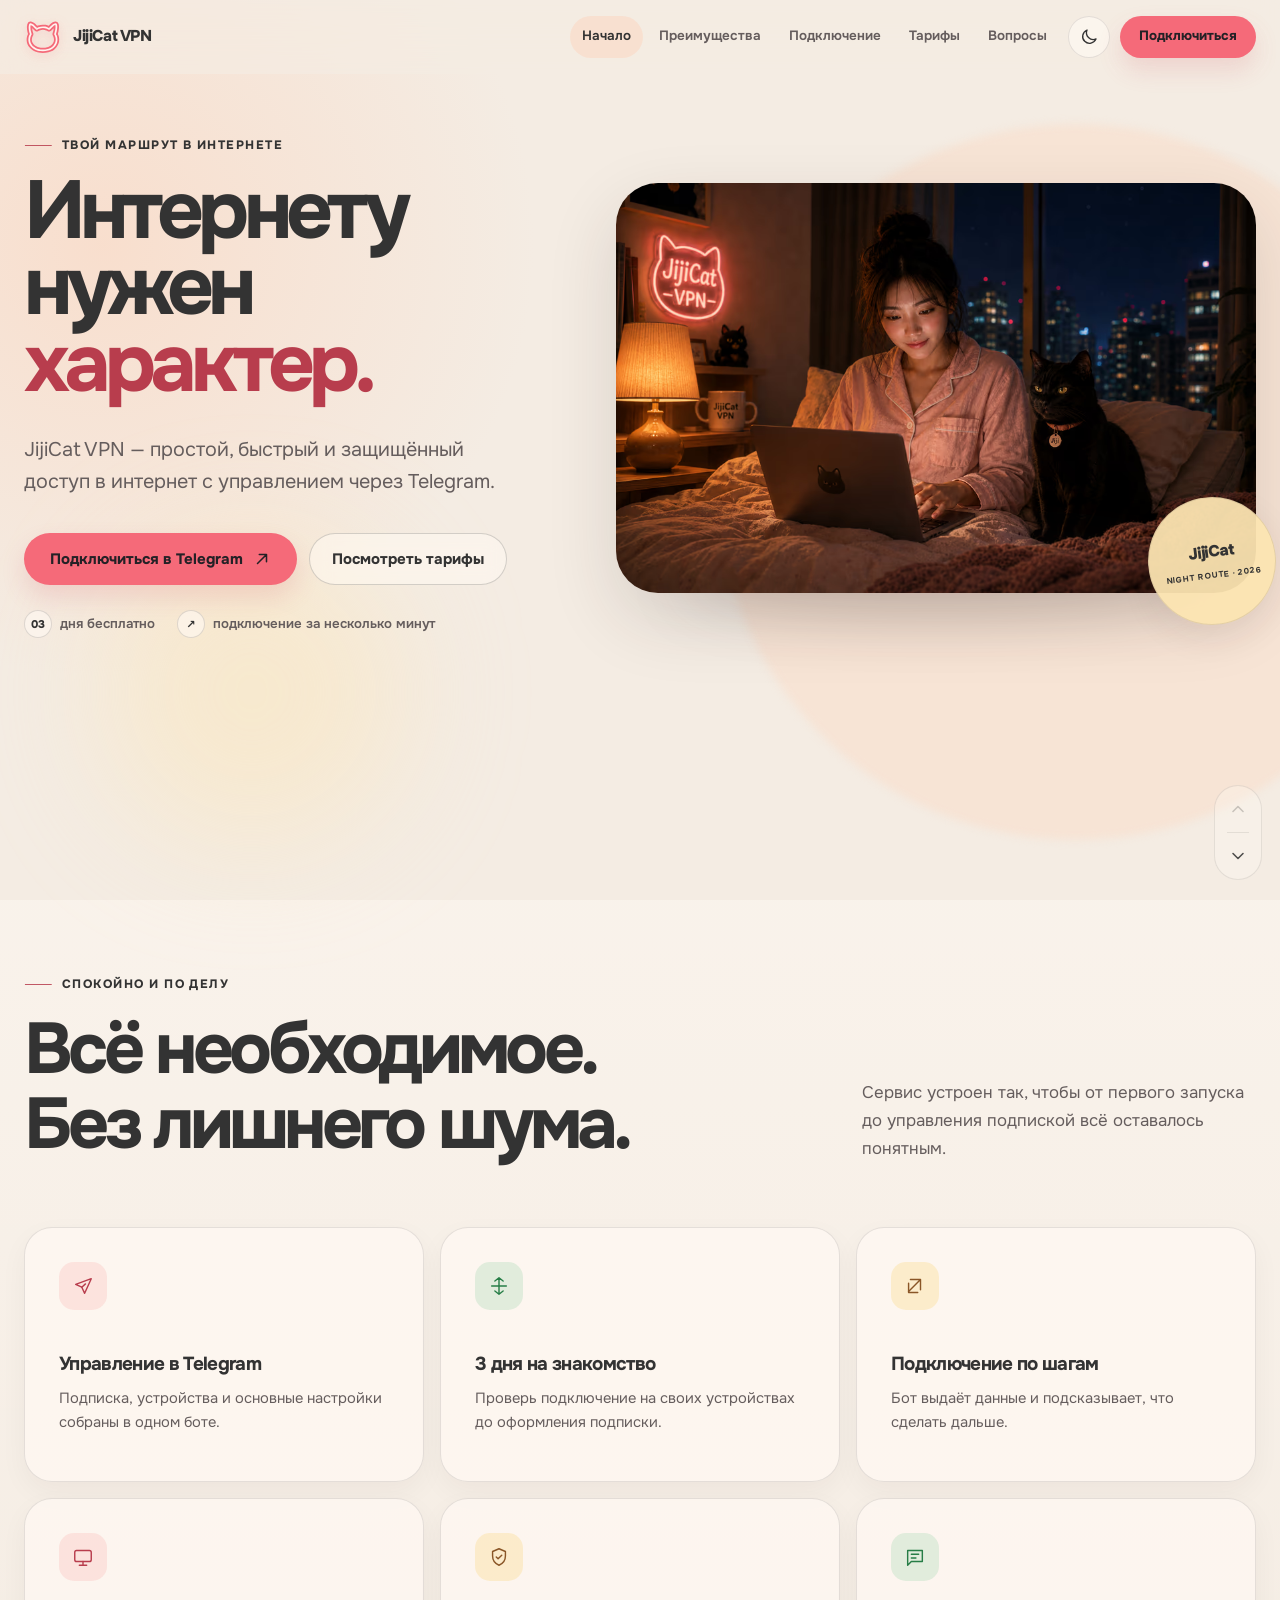
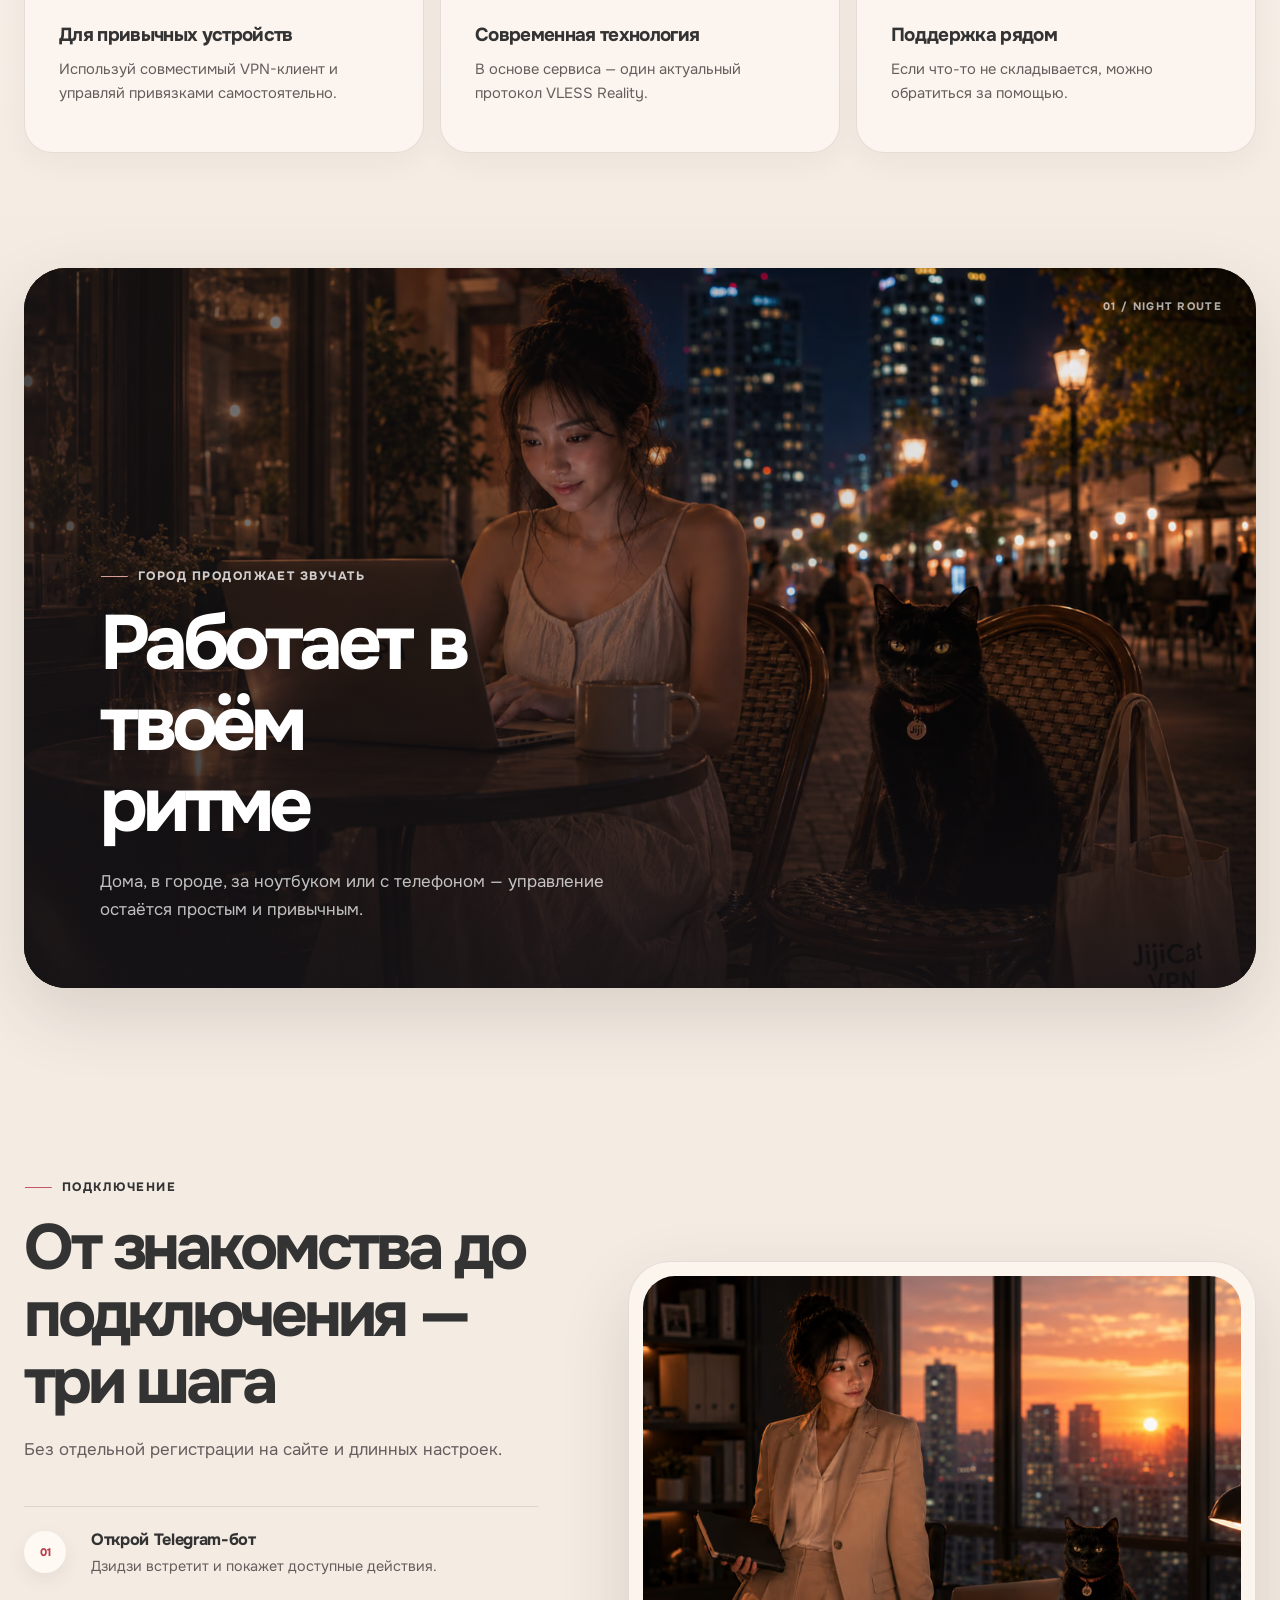
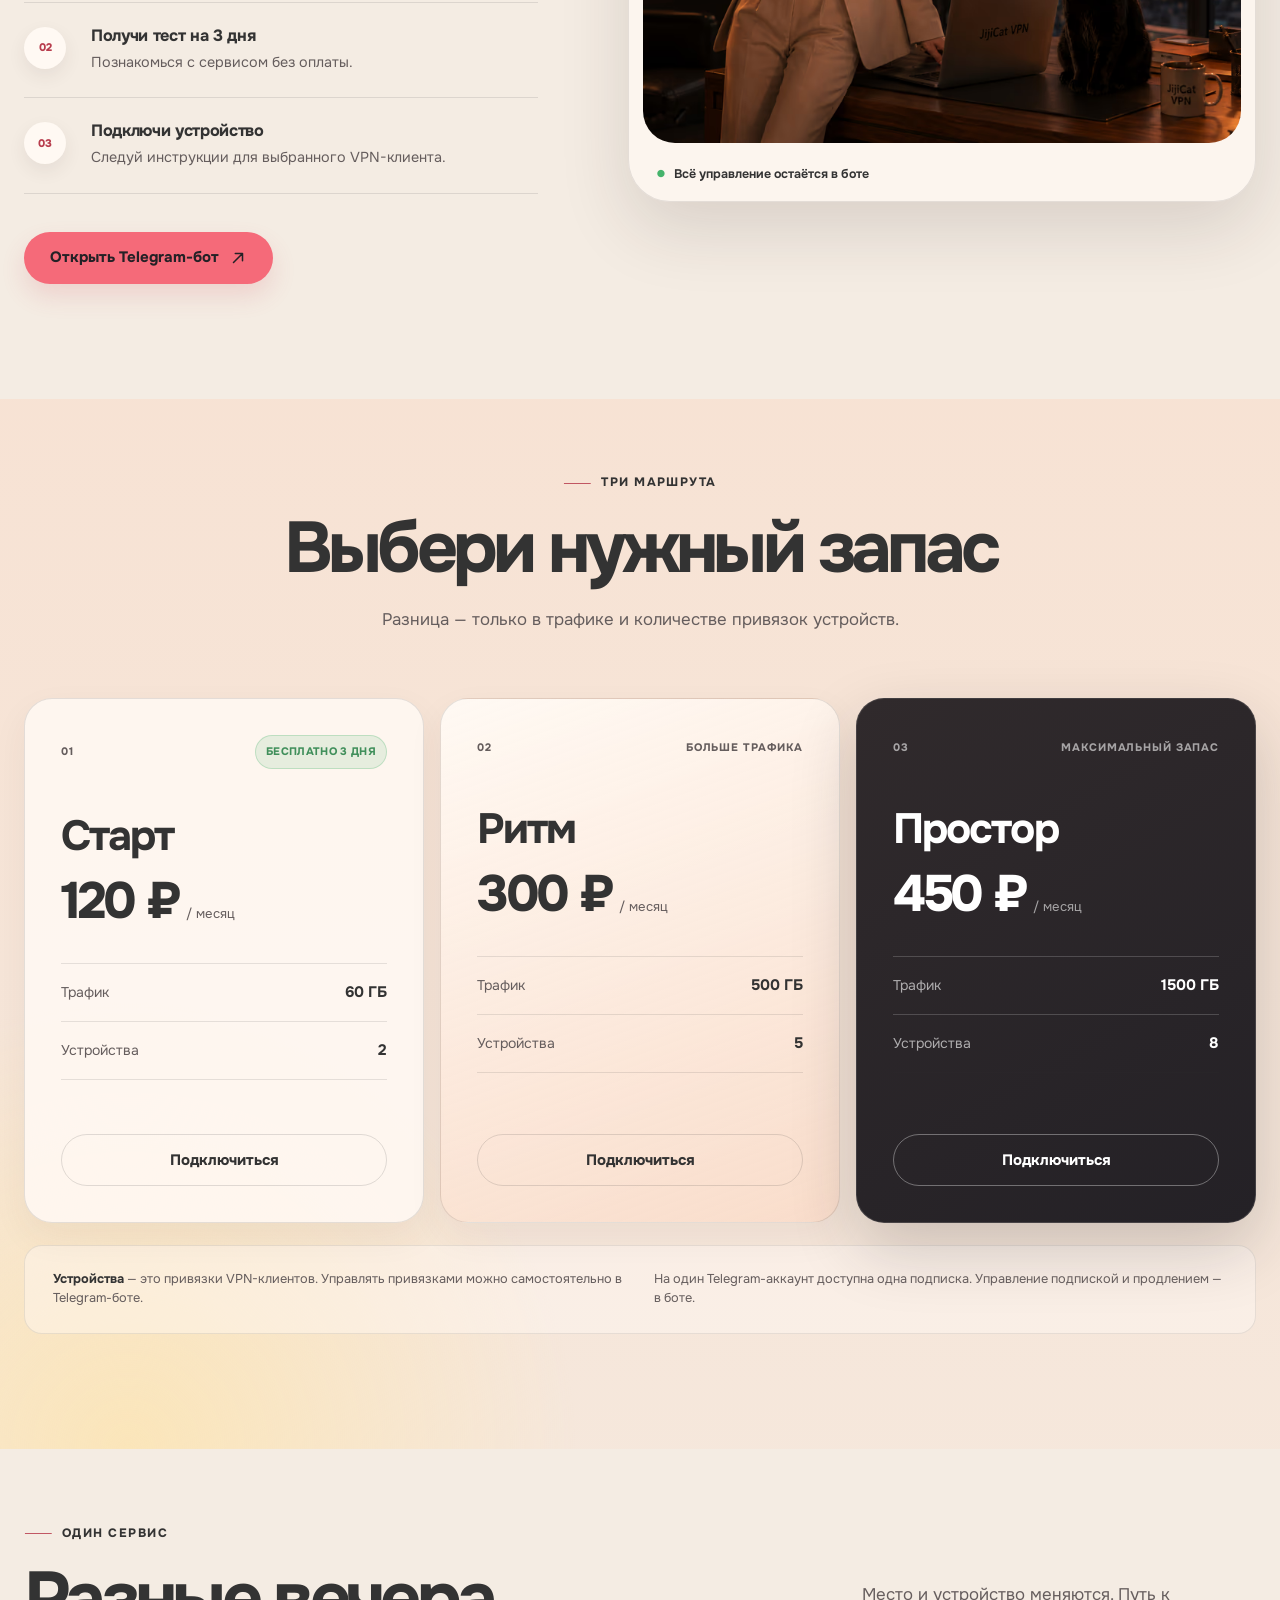
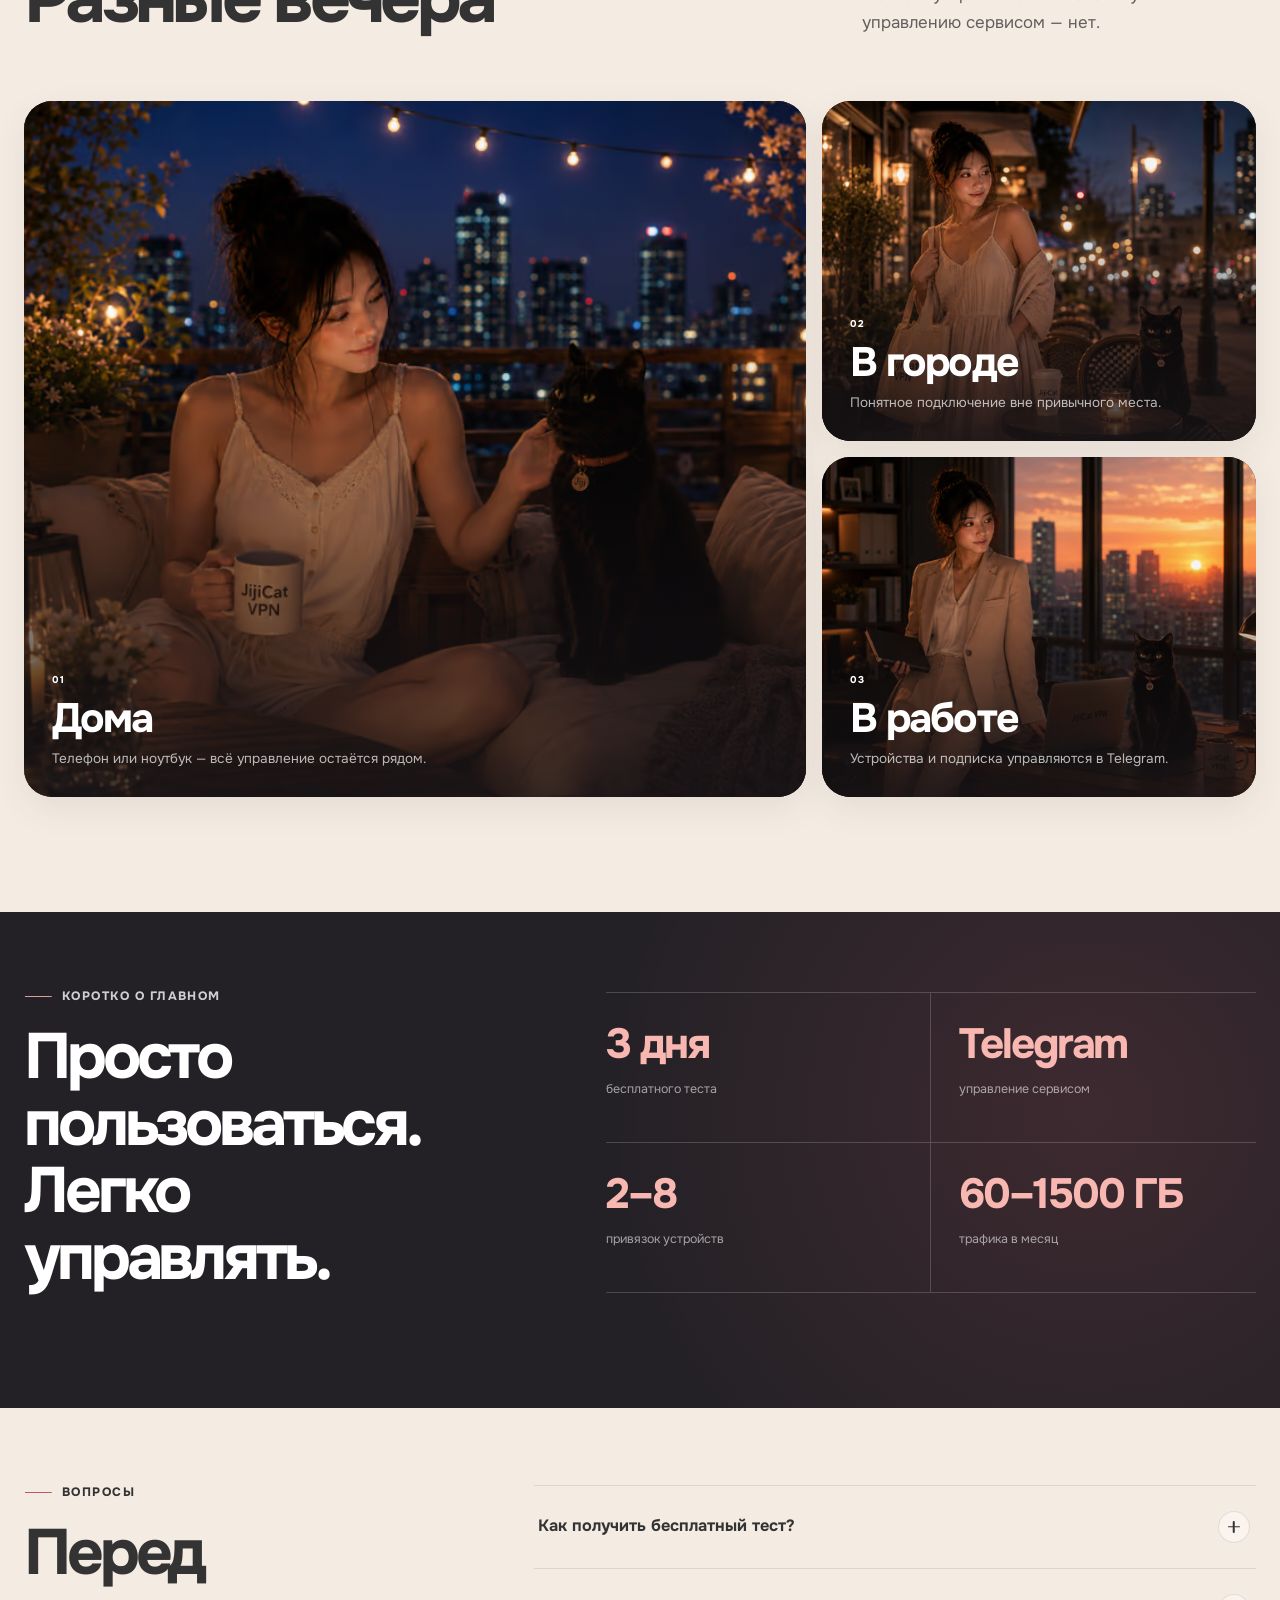
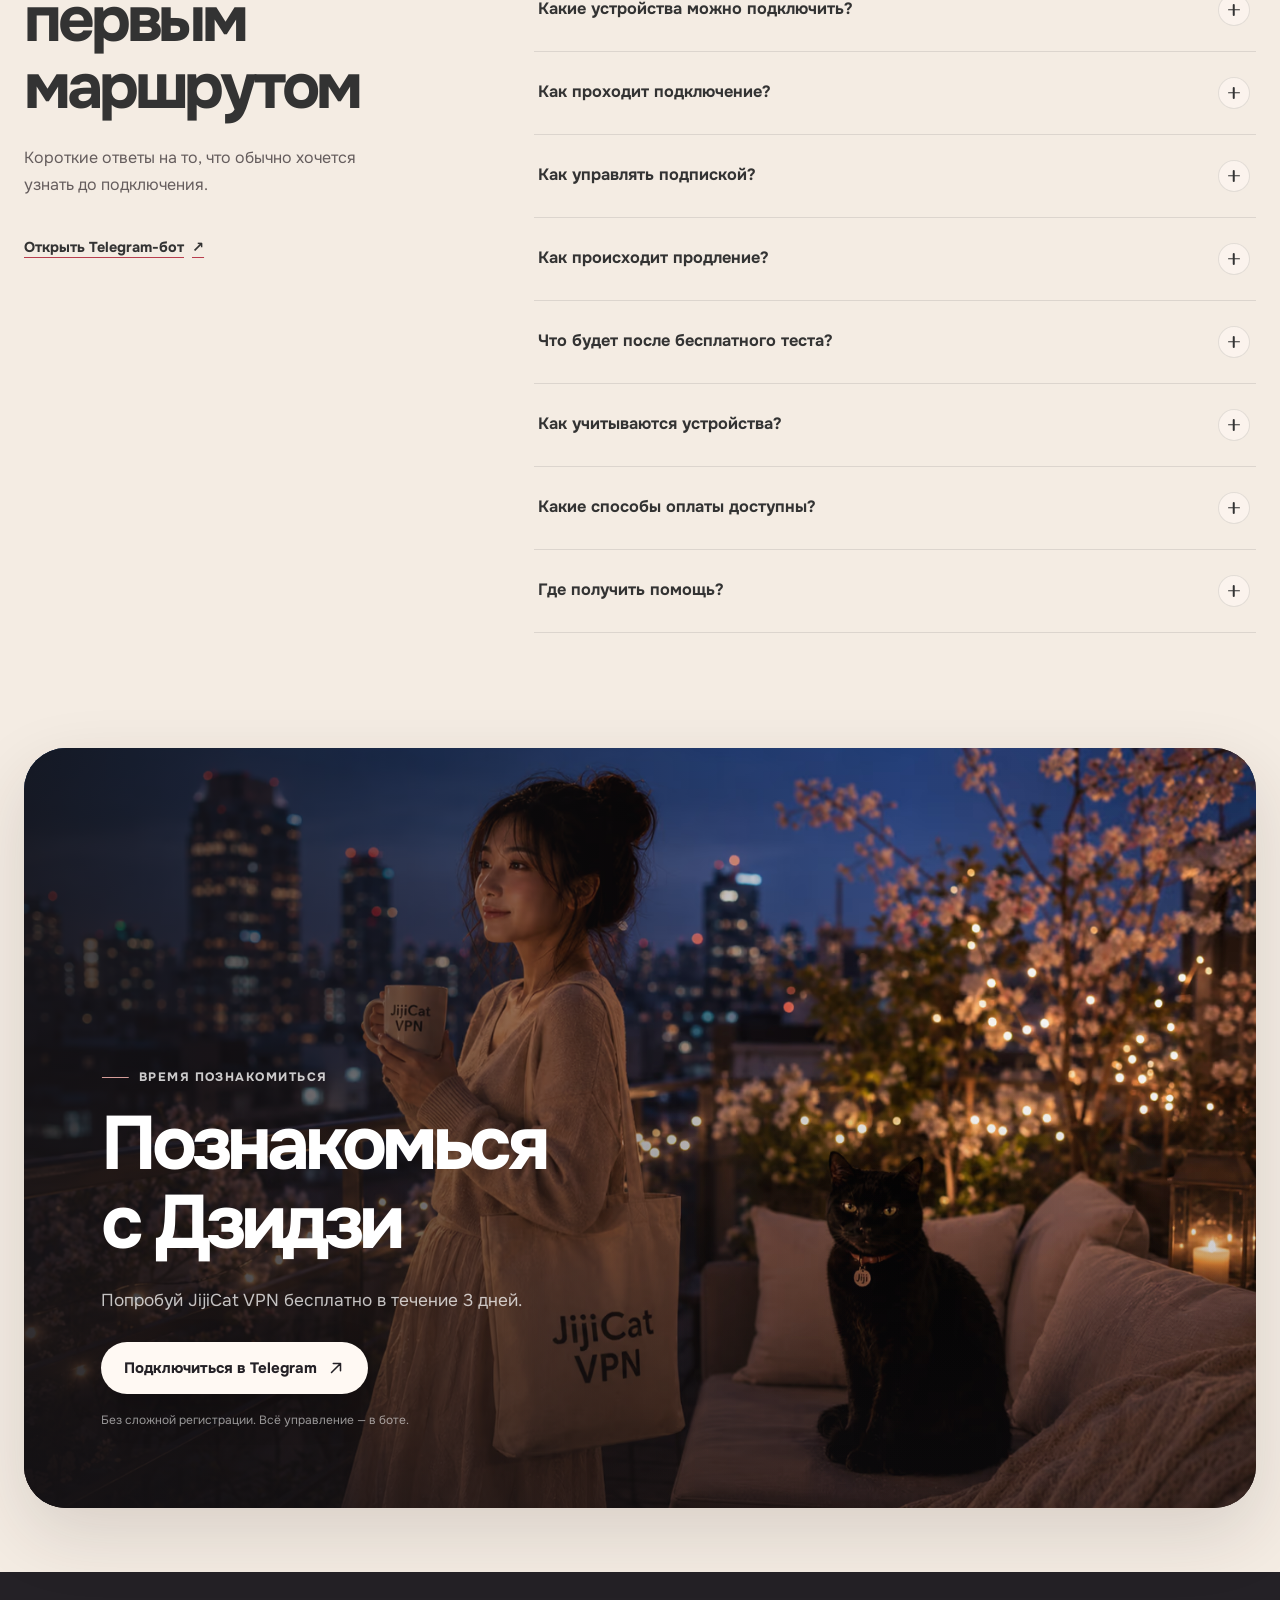
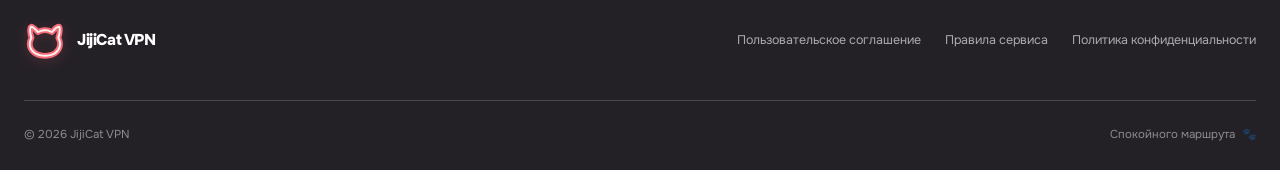
<file: index.html>
<!DOCTYPE html>
<html lang="ru">
<head>
  <meta charset="utf-8">
  <meta name="viewport" content="width=device-width, initial-scale=1">
  <meta name="description" content="JijiCat VPN — простой и защищённый доступ в интернет с управлением через Telegram. Бесплатный тест на 3 дня.">
  <meta name="robots" content="index, follow">
  <meta name="theme-color" content="#F4ECE3" data-theme-color>
  <link rel="canonical" href="https://jijicat.link/">

  <meta property="og:title" content="JijiCat VPN — интернету нужен характер">
  <meta property="og:description" content="Простой и защищённый доступ в интернет с управлением через Telegram. 3 дня бесплатно.">
  <meta property="og:image" content="https://jijicat.link/assets/social/jijicat-vpn-og.jpg">
  <meta property="og:image:width" content="1200">
  <meta property="og:image:height" content="630">
  <meta property="og:image:alt" content="Девушка и чёрный кот Дзидзи на фоне вечернего города">
  <meta property="og:type" content="website">
  <meta property="og:url" content="https://jijicat.link/">
  <meta property="og:locale" content="ru_RU">
  <meta property="og:site_name" content="JijiCat VPN">

  <link rel="icon" type="image/svg+xml" href="/favicon.svg?v=5.4">
  <link rel="icon" type="image/png" href="/favicon-96x96.png?v=5.4" sizes="96x96">
  <link rel="icon" type="image/png" href="/favicon-48x48.png?v=5.4" sizes="48x48">
  <link rel="icon" type="image/png" href="/favicon-32x32.png?v=5.4" sizes="32x32">
  <link rel="icon" type="image/png" href="/favicon-16x16.png?v=5.4" sizes="16x16">
  <link rel="shortcut icon" href="/favicon.ico?v=5.4">
  <link rel="apple-touch-icon" sizes="180x180" href="/apple-touch-icon.png?v=5.4">
  <meta name="apple-mobile-web-app-title" content="JijiCat VPN">
  <link rel="manifest" href="/site.webmanifest?v=5.4">

  <link rel="preload" as="font" href="/assets/fonts/onest-cyrillic.woff2" type="font/woff2" crossorigin>
  <link rel="preload" as="image" href="/assets/images/hero/hero-mobile-800.avif" type="image/avif" media="(max-width: 700px)" imagesrcset="/assets/images/hero/hero-mobile-640.avif 640w, /assets/images/hero/hero-mobile-800.avif 800w" imagesizes="calc(100vw - 32px)" fetchpriority="high">
  <link rel="preload" as="image" href="/assets/images/hero/hero-960.avif" type="image/avif" media="(min-width: 701px)" imagesrcset="/assets/images/hero/hero-960.avif 960w, /assets/images/hero/hero-1440.avif 1440w" imagesizes="(max-width: 900px) calc(100vw - 48px), (min-width: 1280px) 640px, 54vw" fetchpriority="high">
  <link rel="stylesheet" href="/assets/css/styles.css?v=5.4">
  <link rel="stylesheet" href="/assets/css/print.css?v=5.4" media="print">
  <script>
    (() => {
      const root = document.documentElement;
      root.classList.add("js");
      let savedTheme = null;
      try { savedTheme = localStorage.getItem("jijicat-theme"); } catch (error) { /* Storage may be unavailable. */ }
      const theme = savedTheme === "light" || savedTheme === "dark"
        ? savedTheme
        : (window.matchMedia("(prefers-color-scheme: dark)").matches ? "dark" : "light");
      root.dataset.theme = theme;
      document.querySelector("[data-theme-color]")?.setAttribute("content", theme === "dark" ? "#171519" : "#F4ECE3");
    })();
  </script>
  <script src="/assets/js/scripts.js?v=5.4" defer></script>

  <title>JijiCat VPN — интернету нужен характер</title>
  <script type="application/ld+json">
    {
      "@context": "https://schema.org",
      "@type": "WebSite",
      "name": "JijiCat VPN",
      "url": "https://jijicat.link/",
      "inLanguage": "ru"
    }
  </script>
</head>
<body>
  <a class="skip-link" href="#main-content">Перейти к содержанию</a>

  <header class="site-header" data-site-header>
    <div class="header-inner shell">
      <a class="brand" href="#start" aria-label="JijiCat VPN — к началу страницы">
        <img src="/favicon.svg?v=5.4" width="38" height="38" alt="">
        <span>JijiCat VPN</span>
      </a>

      <button class="nav-toggle" type="button" aria-expanded="false" aria-controls="primary-navigation" aria-label="Открыть меню" data-nav-toggle>
        <span></span>
        <span></span>
        <span></span>
      </button>

      <nav class="primary-nav" id="primary-navigation" aria-label="Основная навигация" data-navigation>
        <a href="#start">Начало</a>
        <a href="#benefits">Преимущества</a>
        <a href="#connection">Подключение</a>
        <a href="#plans">Тарифы</a>
        <a href="#faq">Вопросы</a>
        <button class="theme-toggle" type="button" aria-pressed="false" aria-label="Включить тёмную тему" title="Включить тёмную тему" data-theme-toggle>
          <svg class="theme-icon theme-icon--moon" aria-hidden="true" viewBox="0 0 24 24"><path d="M20.2 15.1A8.6 8.6 0 0 1 8.9 3.8 8.7 8.7 0 1 0 20.2 15Z"/></svg>
          <svg class="theme-icon theme-icon--sun" aria-hidden="true" viewBox="0 0 24 24"><circle cx="12" cy="12" r="3.6"/><path d="M12 2.5v2M12 19.5v2M4.6 4.6 6 6M18 18l1.4 1.4M2.5 12h2M19.5 12h2M4.6 19.4 6 18M18 6l1.4-1.4"/></svg>
        </button>
        <a class="button button--small" href="https://telegram.dog/jijicatbot" target="_blank" rel="noopener noreferrer">Подключиться</a>
      </nav>
    </div>
  </header>

  <main id="main-content">
    <section class="hero" id="start" aria-labelledby="hero-title">
      <div class="hero-glow" aria-hidden="true"></div>
      <div class="hero-inner shell">
        <div class="hero-copy" data-reveal>
          <p class="eyebrow"><span aria-hidden="true"></span> Твой маршрут в интернете</p>
          <h1 id="hero-title">Интернету нужен <em>характер.</em></h1>
          <p class="hero-lead">JijiCat VPN — простой, быстрый и защищённый доступ в интернет с управлением через Telegram.</p>
          <div class="hero-actions">
            <a class="button button--primary" href="https://telegram.dog/jijicatbot" target="_blank" rel="noopener noreferrer">
              Подключиться в Telegram
              <svg aria-hidden="true" viewBox="0 0 20 20"><path d="m5 15 10-10M7 5h8v8"/></svg>
            </a>
            <a class="button button--ghost" href="#plans">Посмотреть тарифы</a>
          </div>
          <ul class="hero-notes">
            <li><span aria-hidden="true">03</span> дня бесплатно</li>
            <li><span aria-hidden="true">↗</span> подключение за несколько минут</li>
          </ul>
        </div>

        <div class="hero-visual" data-reveal>
          <picture>
            <source media="(max-width: 700px)" type="image/avif" srcset="/assets/images/hero/hero-mobile-640.avif 640w, /assets/images/hero/hero-mobile-800.avif 800w" sizes="calc(100vw - 32px)">
            <source media="(max-width: 700px)" type="image/webp" srcset="/assets/images/hero/hero-mobile-640.webp 640w, /assets/images/hero/hero-mobile-800.webp 800w" sizes="calc(100vw - 32px)">
            <source media="(max-width: 700px)" srcset="/assets/images/hero/hero-mobile-800.jpg">
            <source type="image/avif" srcset="/assets/images/hero/hero-960.avif 960w, /assets/images/hero/hero-1440.avif 1440w" sizes="(max-width: 900px) calc(100vw - 48px), (min-width: 1280px) 640px, 54vw">
            <source type="image/webp" srcset="/assets/images/hero/hero-960.webp 960w, /assets/images/hero/hero-1440.webp 1440w" sizes="(max-width: 900px) calc(100vw - 48px), (min-width: 1280px) 640px, 54vw">
            <img src="/assets/images/hero/hero-1440.jpg" width="1440" height="921" alt="Девушка работает за ноутбуком рядом с чёрным котом Дзидзи в вечерней комнате" fetchpriority="high" decoding="async">
          </picture>
          <div class="hero-stamp" aria-hidden="true">
            <span>JijiCat</span>
            <small>Night route · 2026</small>
          </div>
        </div>
      </div>
    </section>

    <section class="section benefits" id="benefits" aria-labelledby="benefits-title">
      <div class="shell">
        <div class="section-heading section-heading--split" data-reveal>
          <div>
            <p class="eyebrow"><span aria-hidden="true"></span> Спокойно и по делу</p>
            <h2 id="benefits-title">Всё необходимое.<br>Без лишнего шума.</h2>
          </div>
          <p>Сервис устроен так, чтобы от первого запуска до управления подпиской всё оставалось понятным.</p>
        </div>

        <div class="benefits-grid">
          <article class="feature-card" data-reveal>
            <span class="feature-icon" aria-hidden="true"><svg viewBox="0 0 24 24"><path d="m21 4-7.2 16-3.1-6.7L4 10.2 21 4Z"/><path d="m10.7 13.3 4-3.6"/></svg></span>
            <h3>Управление в Telegram</h3>
            <p>Подписка, устройства и основные настройки собраны в одном боте.</p>
          </article>
          <article class="feature-card" data-reveal>
            <span class="feature-icon feature-icon--green" aria-hidden="true"><svg viewBox="0 0 24 24"><path d="M12 3v18M7.5 6.5 12 3l4.5 3.5M7.5 17.5 12 21l4.5-3.5"/><path d="M4 12h16"/></svg></span>
            <h3>3 дня на знакомство</h3>
            <p>Проверь подключение на своих устройствах до оформления подписки.</p>
          </article>
          <article class="feature-card" data-reveal>
            <span class="feature-icon feature-icon--gold" aria-hidden="true"><svg viewBox="0 0 24 24"><path d="M5 18 18 5M7 5h11v11"/><path d="M5 9v10h10"/></svg></span>
            <h3>Подключение по шагам</h3>
            <p>Бот выдаёт данные и подсказывает, что сделать дальше.</p>
          </article>
          <article class="feature-card" data-reveal>
            <span class="feature-icon" aria-hidden="true"><svg viewBox="0 0 24 24"><rect x="3" y="5" width="18" height="12" rx="2"/><path d="M8 21h8M12 17v4"/></svg></span>
            <h3>Для привычных устройств</h3>
            <p>Используй совместимый VPN-клиент и управляй привязками самостоятельно.</p>
          </article>
          <article class="feature-card" data-reveal>
            <span class="feature-icon feature-icon--gold" aria-hidden="true"><svg viewBox="0 0 24 24"><path d="M12 3 5 6v5c0 4.7 2.9 8.4 7 10 4.1-1.6 7-5.3 7-10V6l-7-3Z"/><path d="m9 12 2 2 4-4"/></svg></span>
            <h3>Современная технология</h3>
            <p>В основе сервиса — один актуальный протокол VLESS Reality.</p>
          </article>
          <article class="feature-card" data-reveal>
            <span class="feature-icon feature-icon--green" aria-hidden="true"><svg viewBox="0 0 24 24"><path d="M4 5h16v12H8l-4 4V5Z"/><path d="M8 9h8M8 13h5"/></svg></span>
            <h3>Поддержка рядом</h3>
            <p>Если что-то не складывается, можно обратиться за помощью.</p>
          </article>
        </div>
      </div>
    </section>

    <section class="cinematic-section shell" id="rhythm" aria-labelledby="rhythm-title" data-reveal>
      <div class="cinematic-media">
        <picture>
          <source type="image/avif" srcset="/assets/images/sections/city-640.avif 640w, /assets/images/sections/city-960.avif 960w, /assets/images/sections/city-1440.avif 1440w" sizes="(min-width: 1280px) 1240px, calc(100vw - 32px)">
          <source type="image/webp" srcset="/assets/images/sections/city-640.webp 640w, /assets/images/sections/city-960.webp 960w, /assets/images/sections/city-1440.webp 1440w" sizes="(min-width: 1280px) 1240px, calc(100vw - 32px)">
          <img src="/assets/images/sections/city-1440.jpg" width="1440" height="921" alt="Девушка работает за ноутбуком в вечернем кафе, а Дзидзи сидит рядом" loading="lazy" decoding="async">
        </picture>
      </div>
      <div class="cinematic-overlay"></div>
      <div class="cinematic-copy">
        <p class="eyebrow eyebrow--light"><span aria-hidden="true"></span> Город продолжает звучать</p>
        <h2 id="rhythm-title">Работает в твоём ритме</h2>
        <p>Дома, в городе, за ноутбуком или с телефоном — управление остаётся простым и привычным.</p>
      </div>
      <span class="cinematic-index" aria-hidden="true">01 / NIGHT ROUTE</span>
    </section>

    <section class="section connection" id="connection" aria-labelledby="connection-title">
      <div class="shell connection-grid">
        <div class="connection-copy">
          <div class="section-heading" data-reveal>
            <p class="eyebrow"><span aria-hidden="true"></span> Подключение</p>
            <h2 id="connection-title">От знакомства до подключения — три шага</h2>
            <p>Без отдельной регистрации на сайте и длинных настроек.</p>
          </div>

          <ol class="steps" data-reveal>
            <li>
              <span>01</span>
              <div><h3>Открой Telegram-бот</h3><p>Дзидзи встретит и покажет доступные действия.</p></div>
            </li>
            <li>
              <span>02</span>
              <div><h3>Получи тест на 3 дня</h3><p>Познакомься с сервисом без оплаты.</p></div>
            </li>
            <li>
              <span>03</span>
              <div><h3>Подключи устройство</h3><p>Следуй инструкции для выбранного VPN-клиента.</p></div>
            </li>
          </ol>

          <a class="button button--primary" href="https://telegram.dog/jijicatbot" target="_blank" rel="noopener noreferrer">
            Открыть Telegram-бот
            <svg aria-hidden="true" viewBox="0 0 20 20"><path d="m5 15 10-10M7 5h8v8"/></svg>
          </a>
        </div>

        <div class="connection-visual" data-reveal>
          <picture>
            <source media="(max-width: 700px)" type="image/avif" srcset="/assets/images/sections/connect-mobile-640.avif 640w, /assets/images/sections/connect-mobile-800.avif 800w" sizes="calc(100vw - 52px)">
            <source media="(max-width: 700px)" type="image/webp" srcset="/assets/images/sections/connect-mobile-640.webp 640w, /assets/images/sections/connect-mobile-800.webp 800w" sizes="calc(100vw - 52px)">
            <source media="(max-width: 700px)" srcset="/assets/images/sections/connect-mobile-800.jpg">
            <source type="image/avif" srcset="/assets/images/sections/connect-960.avif 960w, /assets/images/sections/connect-1440.avif 1440w" sizes="(min-width: 1100px) 590px, calc(100vw - 32px)">
            <source type="image/webp" srcset="/assets/images/sections/connect-960.webp 960w, /assets/images/sections/connect-1440.webp 1440w" sizes="(min-width: 1100px) 590px, calc(100vw - 32px)">
            <img src="/assets/images/sections/connect-1440.jpg" width="1440" height="921" alt="Девушка и Дзидзи в кабинете на фоне закатного города" loading="lazy" decoding="async">
          </picture>
          <p><span aria-hidden="true">●</span> Всё управление остаётся в боте</p>
        </div>
      </div>
    </section>

    <section class="section plans" id="plans" aria-labelledby="plans-title">
      <div class="shell">
        <div class="section-heading section-heading--center" data-reveal>
          <p class="eyebrow"><span aria-hidden="true"></span> Три маршрута</p>
          <h2 id="plans-title">Выбери нужный запас</h2>
          <p>Разница — только в трафике и количестве привязок устройств.</p>
        </div>

        <div class="plans-grid">
          <article class="plan-card" data-reveal>
            <div class="plan-topline"><span>01</span><span class="plan-badge">Бесплатно 3 дня</span></div>
            <h3>Старт</h3>
            <p class="plan-price"><strong>120 ₽</strong><span>/ месяц</span></p>
            <ul>
              <li><span>Трафик</span><strong>60 ГБ</strong></li>
              <li><span>Устройства</span><strong>2</strong></li>
            </ul>
            <a class="button button--plan" href="https://telegram.dog/jijicatbot" target="_blank" rel="noopener noreferrer">Подключиться</a>
          </article>

          <article class="plan-card plan-card--rose" data-reveal>
            <div class="plan-topline"><span>02</span><span>Больше трафика</span></div>
            <h3>Ритм</h3>
            <p class="plan-price"><strong>300 ₽</strong><span>/ месяц</span></p>
            <ul>
              <li><span>Трафик</span><strong>500 ГБ</strong></li>
              <li><span>Устройства</span><strong>5</strong></li>
            </ul>
            <a class="button button--plan" href="https://telegram.dog/jijicatbot" target="_blank" rel="noopener noreferrer">Подключиться</a>
          </article>

          <article class="plan-card plan-card--night" data-reveal>
            <div class="plan-topline"><span>03</span><span>Максимальный запас</span></div>
            <h3>Простор</h3>
            <p class="plan-price"><strong>450 ₽</strong><span>/ месяц</span></p>
            <ul>
              <li><span>Трафик</span><strong>1500 ГБ</strong></li>
              <li><span>Устройства</span><strong>8</strong></li>
            </ul>
            <a class="button button--plan button--plan-light" href="https://telegram.dog/jijicatbot" target="_blank" rel="noopener noreferrer">Подключиться</a>
          </article>
        </div>

        <div class="plan-notes" data-reveal>
          <p><strong>Устройства</strong> — это привязки VPN-клиентов. Управлять привязками можно самостоятельно в Telegram-боте.</p>
          <p>На один Telegram-аккаунт доступна одна подписка. Управление подпиской и продлением — в боте.</p>
        </div>
      </div>
    </section>

    <section class="section scenarios" id="scenarios" aria-labelledby="scenarios-title">
      <div class="shell">
        <div class="section-heading section-heading--split" data-reveal>
          <div>
            <p class="eyebrow"><span aria-hidden="true"></span> Один сервис</p>
            <h2 id="scenarios-title">Разные вечера</h2>
          </div>
          <p>Место и устройство меняются. Путь к управлению сервисом — нет.</p>
        </div>

        <div class="scenario-grid">
          <article class="scenario-card scenario-card--large" data-reveal>
            <picture>
              <source media="(max-width: 700px)" type="image/avif" srcset="/assets/images/sections/home-summer-mobile-640.avif 640w, /assets/images/sections/home-summer-mobile-800.avif 800w" sizes="calc(100vw - 32px)">
              <source media="(max-width: 700px)" type="image/webp" srcset="/assets/images/sections/home-summer-mobile-640.webp 640w, /assets/images/sections/home-summer-mobile-800.webp 800w" sizes="calc(100vw - 32px)">
              <source media="(max-width: 700px)" srcset="/assets/images/sections/home-summer-mobile-800.jpg">
              <source type="image/avif" srcset="/assets/images/sections/home-summer-640.avif 640w, /assets/images/sections/home-summer-960.avif 960w, /assets/images/sections/home-summer-1440.avif 1440w" sizes="(min-width: 900px) 65vw, calc(100vw - 32px)">
              <source type="image/webp" srcset="/assets/images/sections/home-summer-640.webp 640w, /assets/images/sections/home-summer-960.webp 960w, /assets/images/sections/home-summer-1440.webp 1440w" sizes="(min-width: 900px) 65vw, calc(100vw - 32px)">
              <img src="/assets/images/sections/home-summer-1440.jpg" width="1440" height="921" alt="Девушка отдыхает рядом с Дзидзи на летней террасе с видом на ночной город" loading="lazy" decoding="async">
            </picture>
            <div><span>01</span><h3>Дома</h3><p>Телефон или ноутбук — всё управление остаётся рядом.</p></div>
          </article>

          <article class="scenario-card" data-reveal>
            <picture>
              <source type="image/avif" srcset="/assets/images/sections/street-640.avif 640w, /assets/images/sections/street-960.avif 960w, /assets/images/sections/street-1440.avif 1440w" sizes="(min-width: 900px) 34vw, calc(100vw - 32px)">
              <source type="image/webp" srcset="/assets/images/sections/street-640.webp 640w, /assets/images/sections/street-960.webp 960w, /assets/images/sections/street-1440.webp 1440w" sizes="(min-width: 900px) 34vw, calc(100vw - 32px)">
              <img src="/assets/images/sections/street-1440.jpg" width="1440" height="921" alt="Девушка и Дзидзи у вечернего городского кафе" loading="lazy" decoding="async">
            </picture>
            <div><span>02</span><h3>В городе</h3><p>Понятное подключение вне привычного места.</p></div>
          </article>

          <article class="scenario-card" data-reveal>
            <picture>
              <source media="(max-width: 700px)" type="image/avif" srcset="/assets/images/sections/connect-mobile-640.avif 640w, /assets/images/sections/connect-mobile-800.avif 800w" sizes="calc(100vw - 32px)">
              <source media="(max-width: 700px)" type="image/webp" srcset="/assets/images/sections/connect-mobile-640.webp 640w, /assets/images/sections/connect-mobile-800.webp 800w" sizes="calc(100vw - 32px)">
              <source media="(max-width: 700px)" srcset="/assets/images/sections/connect-mobile-800.jpg">
              <source type="image/avif" srcset="/assets/images/sections/connect-640.avif 640w, /assets/images/sections/connect-960.avif 960w, /assets/images/sections/connect-1440.avif 1440w" sizes="(min-width: 900px) 34vw, calc(100vw - 32px)">
              <source type="image/webp" srcset="/assets/images/sections/connect-640.webp 640w, /assets/images/sections/connect-960.webp 960w, /assets/images/sections/connect-1440.webp 1440w" sizes="(min-width: 900px) 34vw, calc(100vw - 32px)">
              <img src="/assets/images/sections/connect-1440.jpg" width="1440" height="921" alt="Рабочий кабинет на закате, девушка с ноутбуком и Дзидзи рядом" loading="lazy" decoding="async">
            </picture>
            <div><span>03</span><h3>В работе</h3><p>Устройства и подписка управляются в Telegram.</p></div>
          </article>
        </div>
      </div>
    </section>

    <section class="facts" id="facts" aria-labelledby="facts-title">
      <div class="shell facts-inner">
        <div class="facts-heading" data-reveal>
          <p class="eyebrow eyebrow--light"><span aria-hidden="true"></span> Коротко о главном</p>
          <h2 id="facts-title">Просто пользоваться.<br>Легко управлять.</h2>
        </div>
        <dl class="facts-list">
          <div data-reveal><dt>3 дня</dt><dd>бесплатного теста</dd></div>
          <div data-reveal><dt>Telegram</dt><dd>управление сервисом</dd></div>
          <div data-reveal><dt>2–8</dt><dd>привязок устройств</dd></div>
          <div data-reveal><dt>60–1500 ГБ</dt><dd>трафика в месяц</dd></div>
        </dl>
      </div>
    </section>

    <section class="section faq" id="faq" aria-labelledby="faq-title">
      <div class="shell faq-grid">
        <div class="faq-heading" data-reveal>
          <p class="eyebrow"><span aria-hidden="true"></span> Вопросы</p>
          <h2 id="faq-title">Перед первым маршрутом</h2>
          <p>Короткие ответы на то, что обычно хочется узнать до подключения.</p>
          <a class="text-link" href="https://telegram.dog/jijicatbot" target="_blank" rel="noopener noreferrer">Открыть Telegram-бот <span aria-hidden="true">↗</span></a>
        </div>

        <div class="faq-list" data-reveal>
          <details>
            <summary>Как получить бесплатный тест?<span aria-hidden="true"></span></summary>
            <p>Открой Telegram-бот и активируй пробную подписку при первом запуске. Она действует 3 дня и доступна один раз для знакомства с сервисом.</p>
          </details>
          <details>
            <summary>Какие устройства можно подключить?<span aria-hidden="true"></span></summary>
            <p>Личные устройства, на которых можно установить совместимый VPN-клиент. Бот предложит инструкции для доступных вариантов.</p>
          </details>
          <details>
            <summary>Как проходит подключение?<span aria-hidden="true"></span></summary>
            <p>Бот выдаёт данные подписки и пошаговую инструкцию. После добавления подписки в VPN-клиент можно подключаться.</p>
          </details>
          <details>
            <summary>Как управлять подпиской?<span aria-hidden="true"></span></summary>
            <p>Срок, тариф, баланс, устройства и настройки продления доступны в Telegram-боте.</p>
          </details>
          <details>
            <summary>Как происходит продление?<span aria-hidden="true"></span></summary>
            <p>Автопродление включено по умолчанию и списывает нужную сумму с внутреннего баланса за 3 дня до окончания подписки. Его можно отключить в боте и продлевать подписку вручную.</p>
          </details>
          <details>
            <summary>Что будет после бесплатного теста?<span aria-hidden="true"></span></summary>
            <p>После теста можно выбрать подходящий тариф в боте. Условия и итоговая сумма будут показаны до оплаты.</p>
          </details>
          <details>
            <summary>Как учитываются устройства?<span aria-hidden="true"></span></summary>
            <p>Считаются привязки VPN-клиентов. Другой клиент или его переустановка могут увеличить количество привязанных устройств. Управлять привязками можно самостоятельно в Telegram-боте.</p>
          </details>
          <details>
            <summary>Какие способы оплаты доступны?<span aria-hidden="true"></span></summary>
            <p>Оплатить подписку или пополнить баланс можно банковской картой и через СБП. Актуальные варианты отображаются в боте.</p>
          </details>
          <details>
            <summary>Где получить помощь?<span aria-hidden="true"></span></summary>
            <p>Напиши через официальный Telegram-бот. Опиши вопрос и приложи скриншот, если он поможет быстрее разобраться.</p>
          </details>
        </div>
      </div>
    </section>

    <section class="final-cta shell" id="final" aria-labelledby="final-cta-title" data-reveal>
      <picture>
        <source type="image/avif" srcset="/assets/images/sections/cta-640.avif 640w, /assets/images/sections/cta-960.avif 960w, /assets/images/sections/cta-1440.avif 1440w" sizes="(min-width: 1280px) 1240px, calc(100vw - 32px)">
        <source type="image/webp" srcset="/assets/images/sections/cta-640.webp 640w, /assets/images/sections/cta-960.webp 960w, /assets/images/sections/cta-1440.webp 1440w" sizes="(min-width: 1280px) 1240px, calc(100vw - 32px)">
        <img src="/assets/images/sections/cta-1440.jpg" width="1440" height="921" alt="Девушка и Дзидзи на террасе с видом на ночной город" loading="lazy" decoding="async">
      </picture>
      <div class="final-cta-shade"></div>
      <div class="final-cta-copy">
        <p class="eyebrow eyebrow--light"><span aria-hidden="true"></span> Время познакомиться</p>
        <h2 id="final-cta-title">Познакомься с Дзидзи</h2>
        <p>Попробуй JijiCat VPN бесплатно в течение 3 дней.</p>
        <a class="button button--light" href="https://telegram.dog/jijicatbot" target="_blank" rel="noopener noreferrer">
          Подключиться в Telegram
          <svg aria-hidden="true" viewBox="0 0 20 20"><path d="m5 15 10-10M7 5h8v8"/></svg>
        </a>
        <small>Без сложной регистрации. Всё управление — в боте.</small>
      </div>
    </section>
  </main>

  <nav class="section-nav" aria-label="Навигация по разделам страницы" data-section-nav>
    <button type="button" aria-label="Предыдущий раздел" title="Предыдущий раздел" data-section-prev>
      <svg aria-hidden="true" viewBox="0 0 24 24"><path d="m6 15 6-6 6 6"/></svg>
    </button>
    <span aria-hidden="true"></span>
    <button type="button" aria-label="Следующий раздел" title="Следующий раздел" data-section-next>
      <svg aria-hidden="true" viewBox="0 0 24 24"><path d="m6 9 6 6 6-6"/></svg>
    </button>
  </nav>

  <footer class="site-footer" id="footer">
    <div class="shell footer-top">
      <a class="brand brand--footer" href="#start" aria-label="JijiCat VPN — к началу страницы">
        <img src="/favicon.svg?v=5.4" width="42" height="42" alt="">
        <span>JijiCat VPN</span>
      </a>
      <nav class="footer-nav" aria-label="Юридические документы">
        <a href="/legal/agreement.html">Пользовательское соглашение</a>
        <a href="/legal/rules.html">Правила сервиса</a>
        <a href="/legal/privacy.html">Политика конфиденциальности</a>
      </nav>
    </div>
    <div class="shell footer-bottom">
      <p>© <span data-current-year>2026</span> JijiCat VPN</p>
      <p class="footer-note">Спокойного маршрута <span aria-hidden="true">🐾</span></p>
    </div>
  </footer>
</body>
</html>
</file>
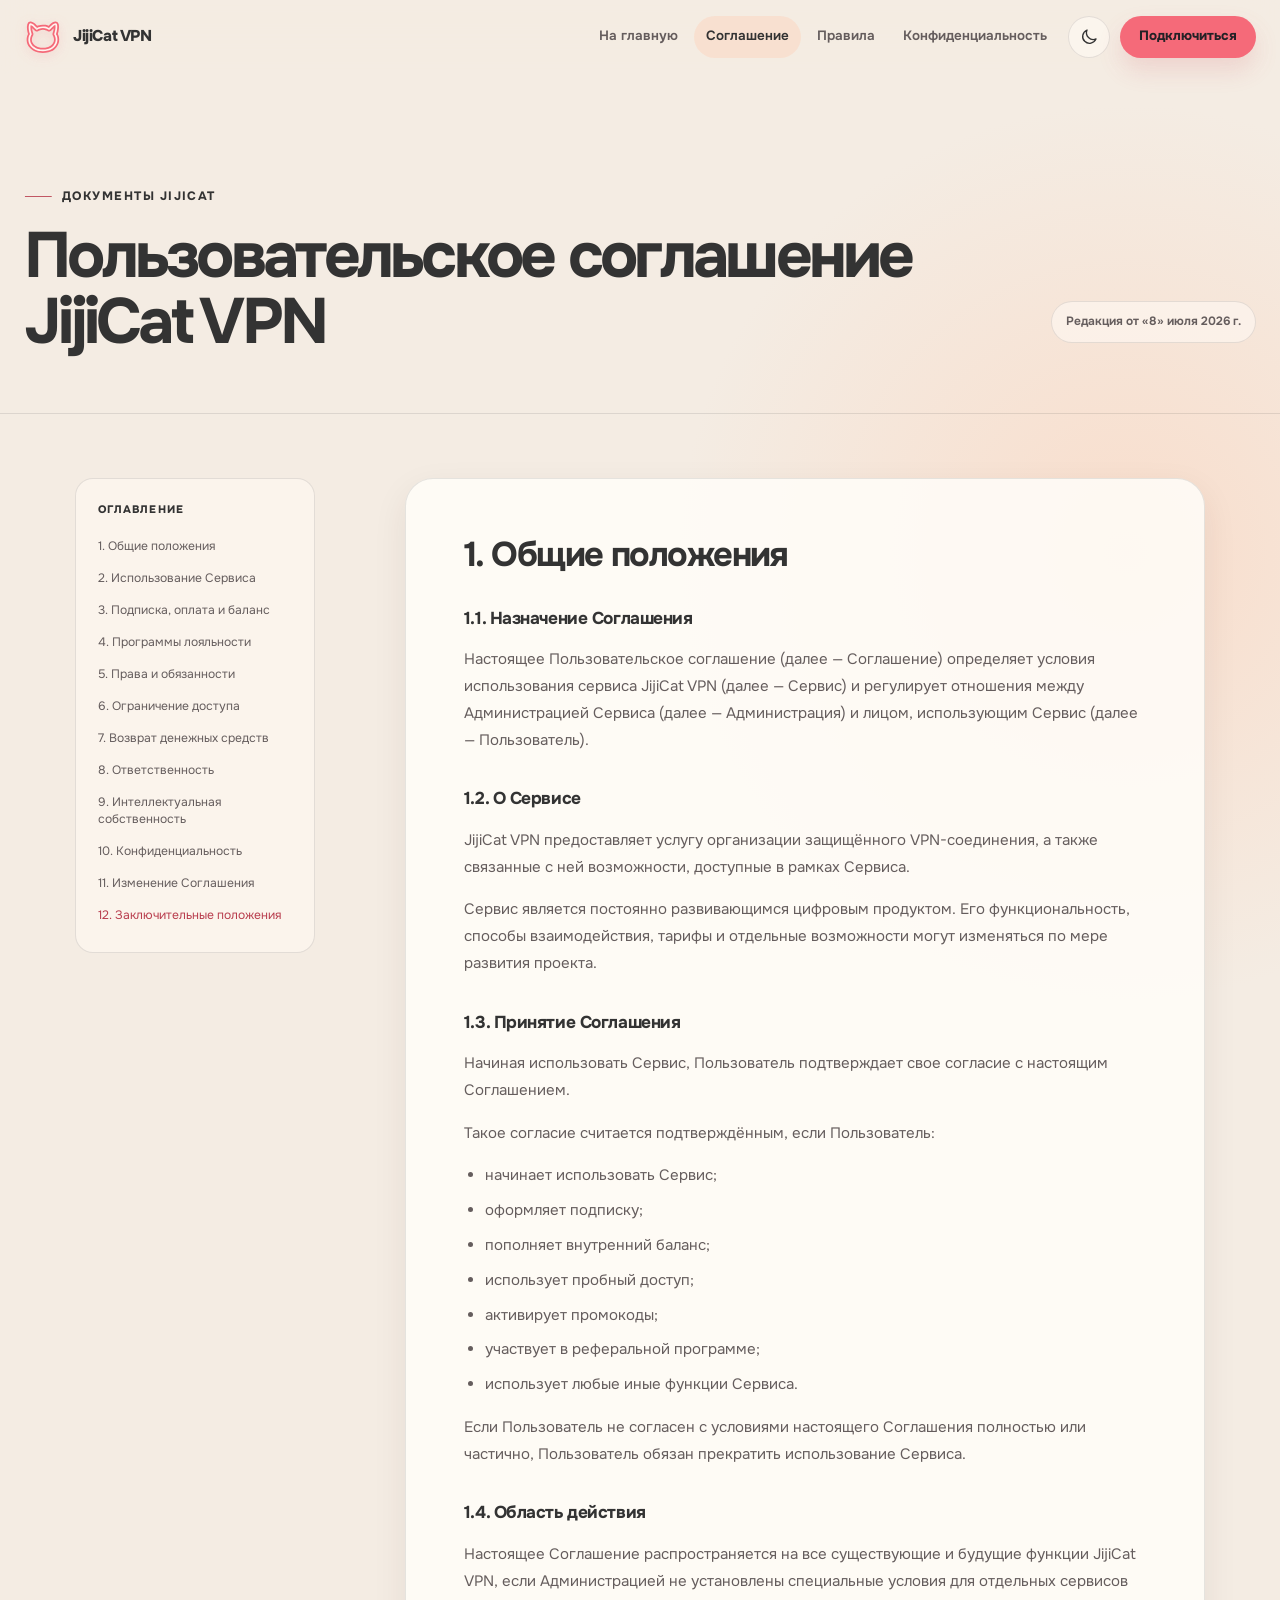
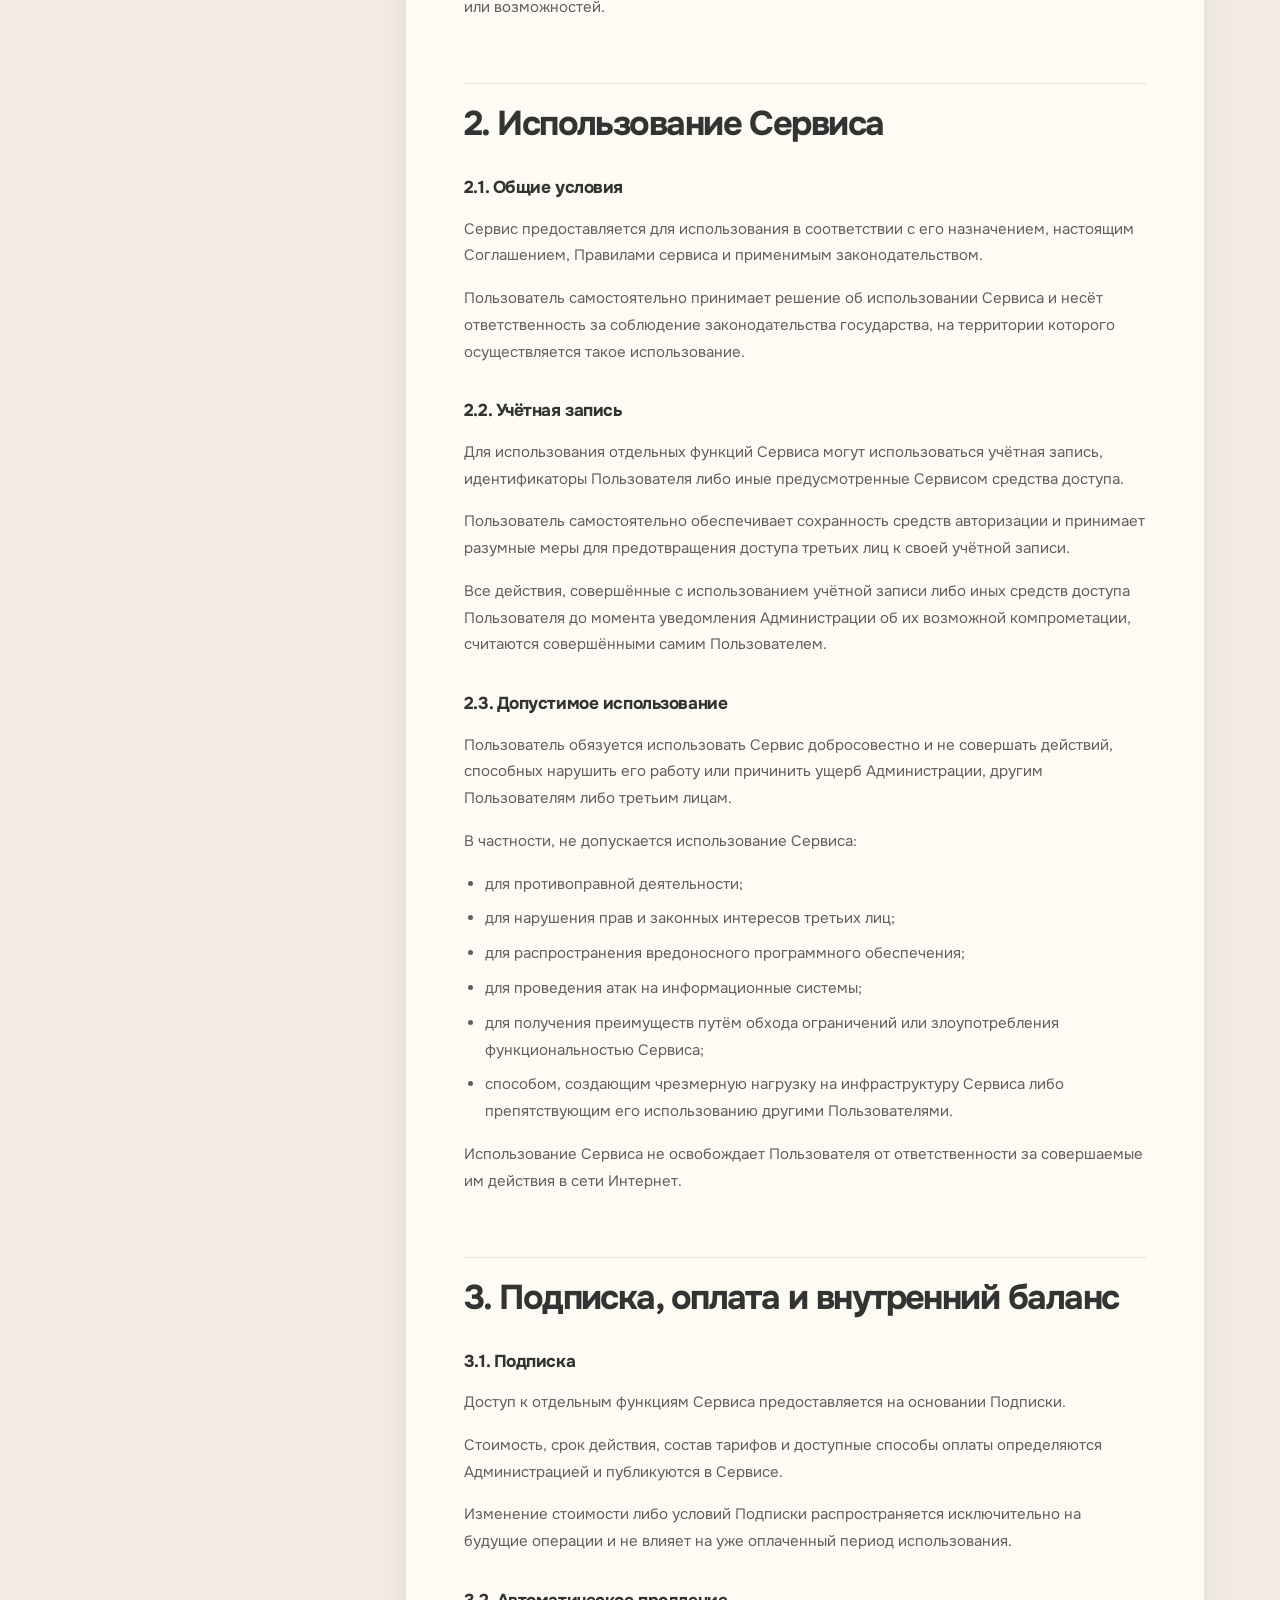
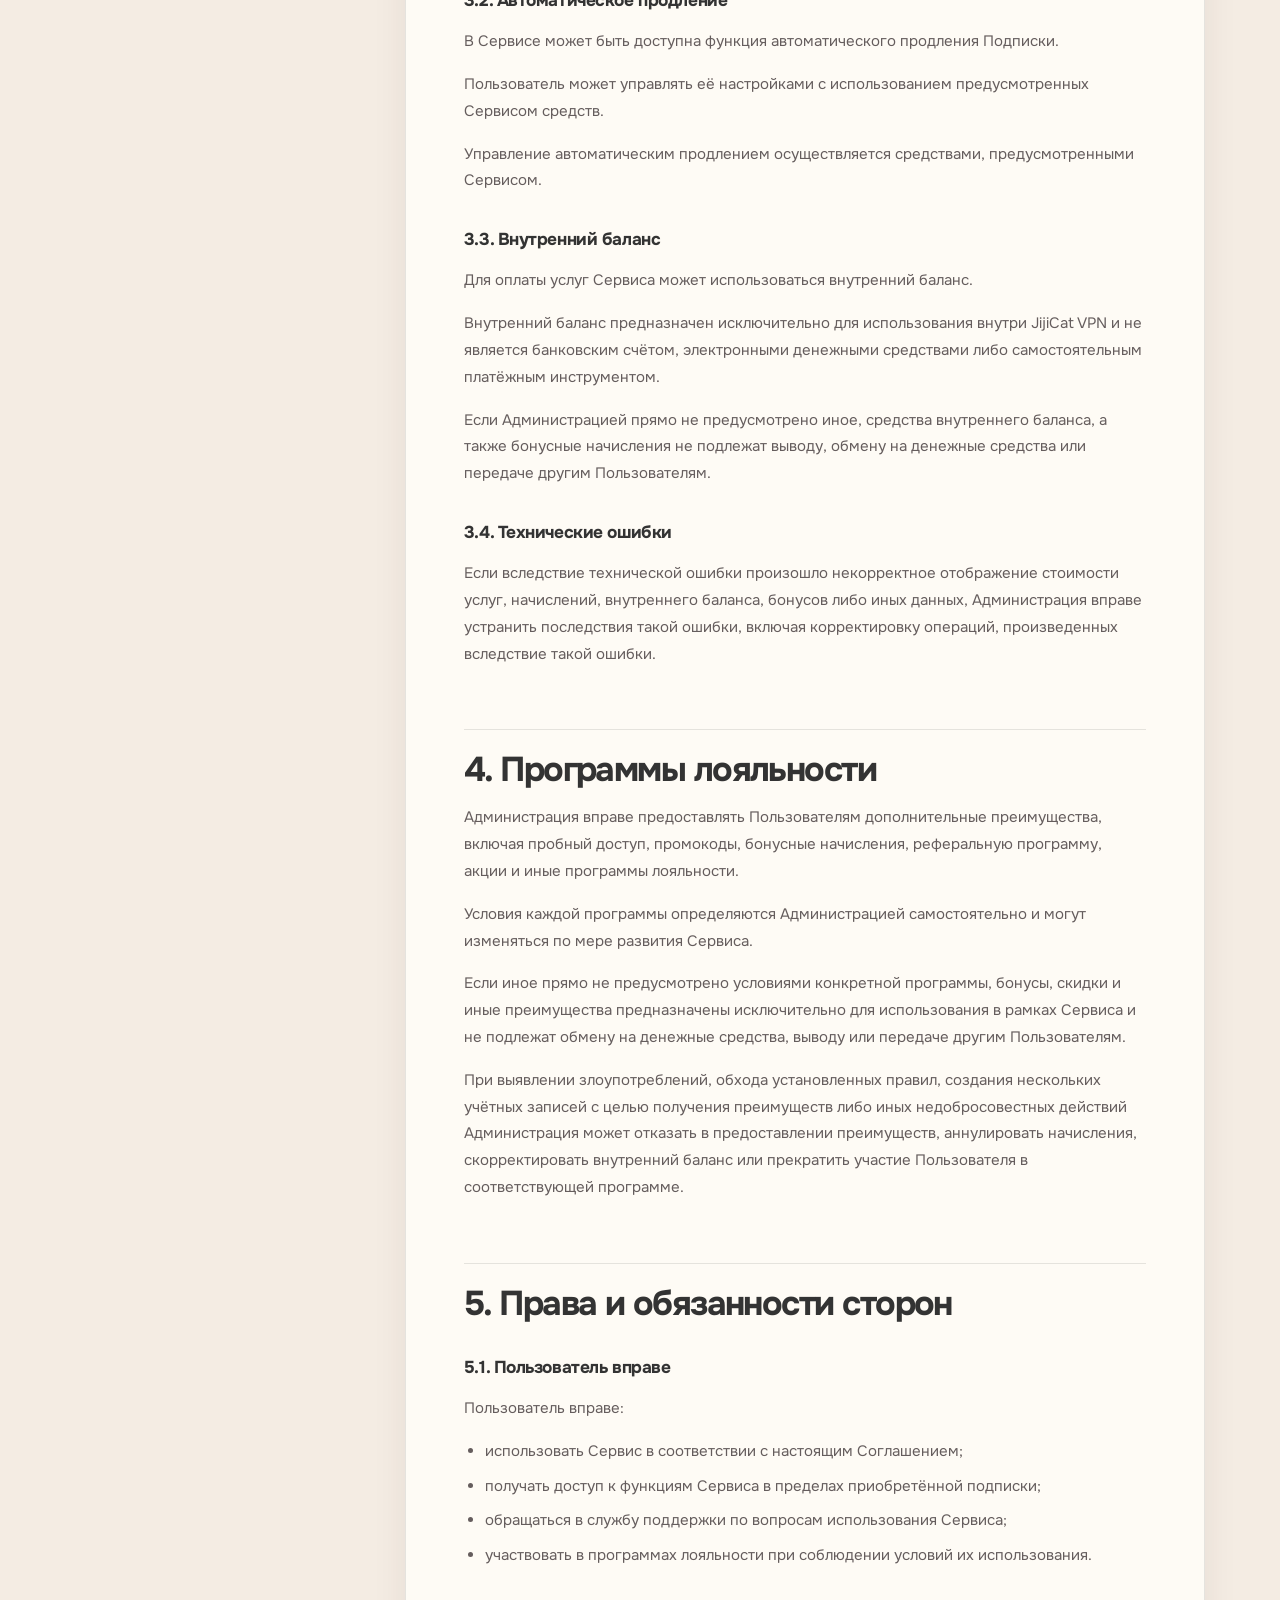
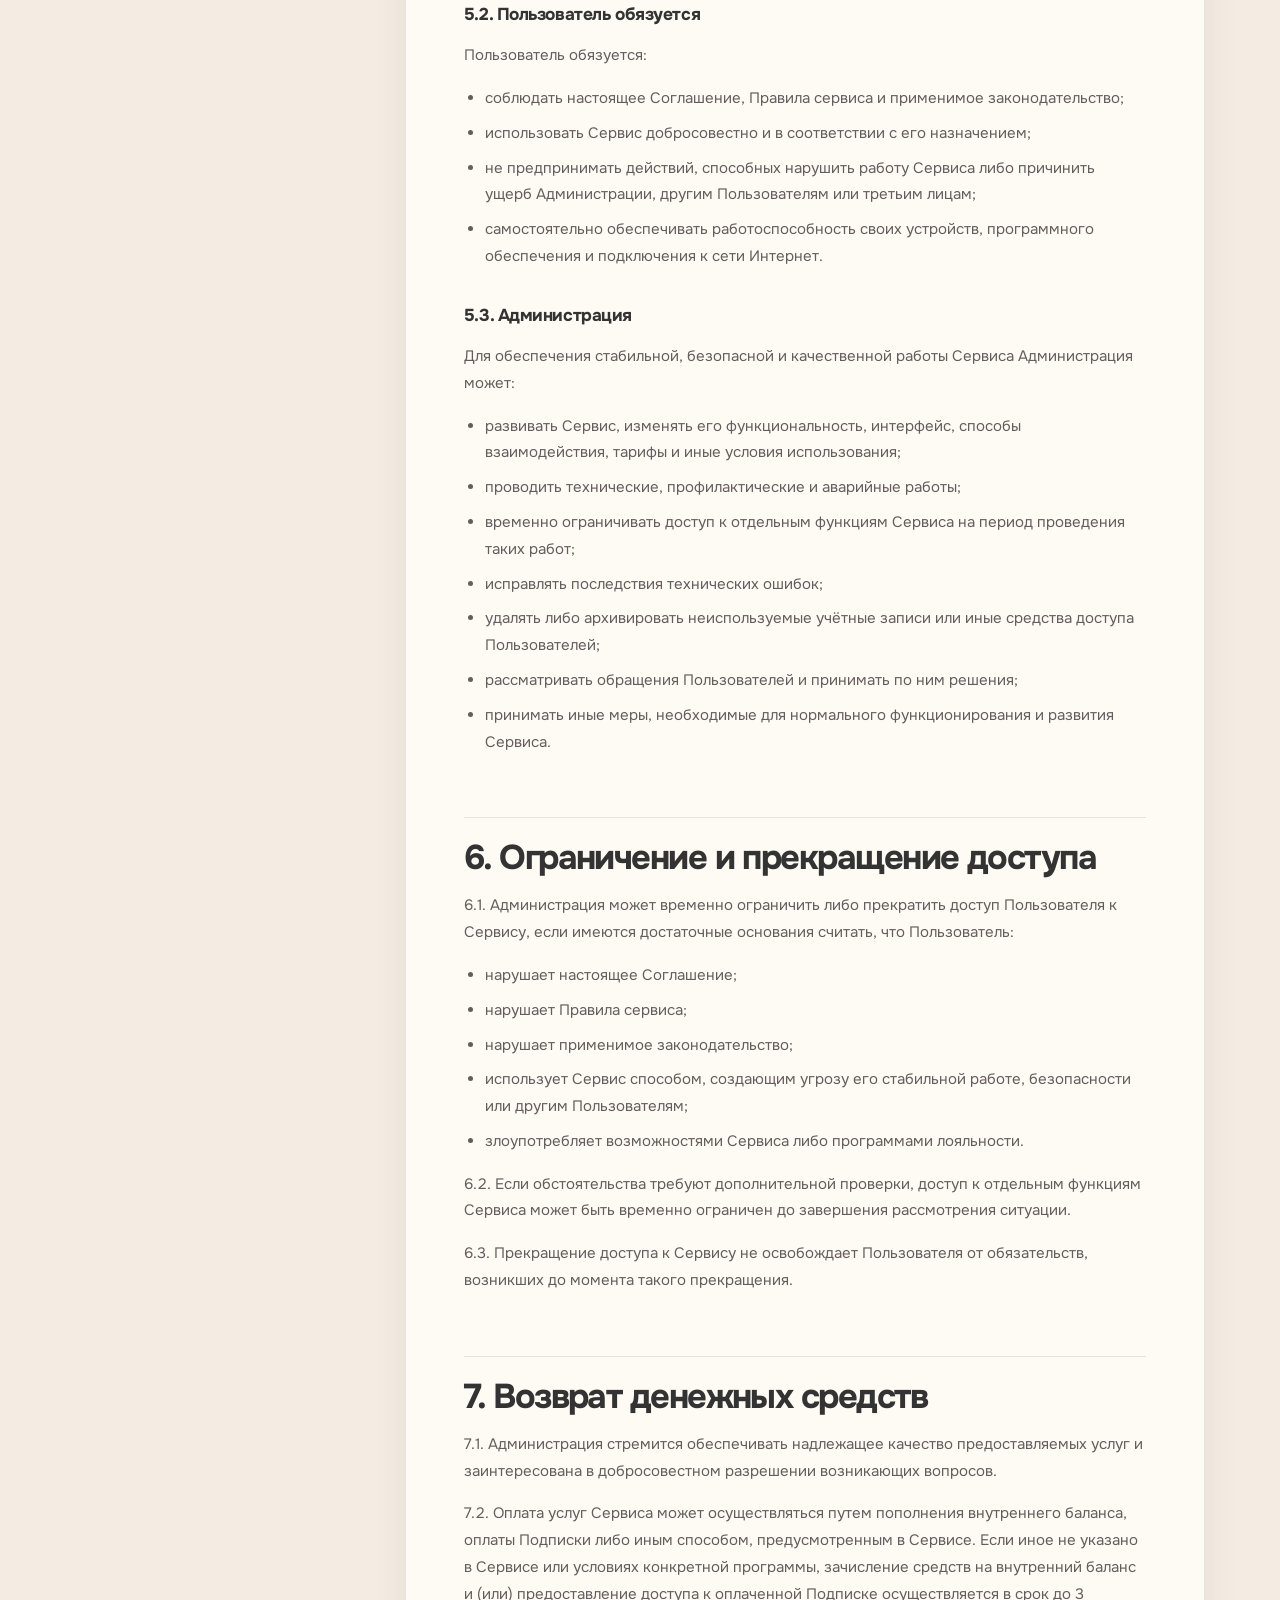
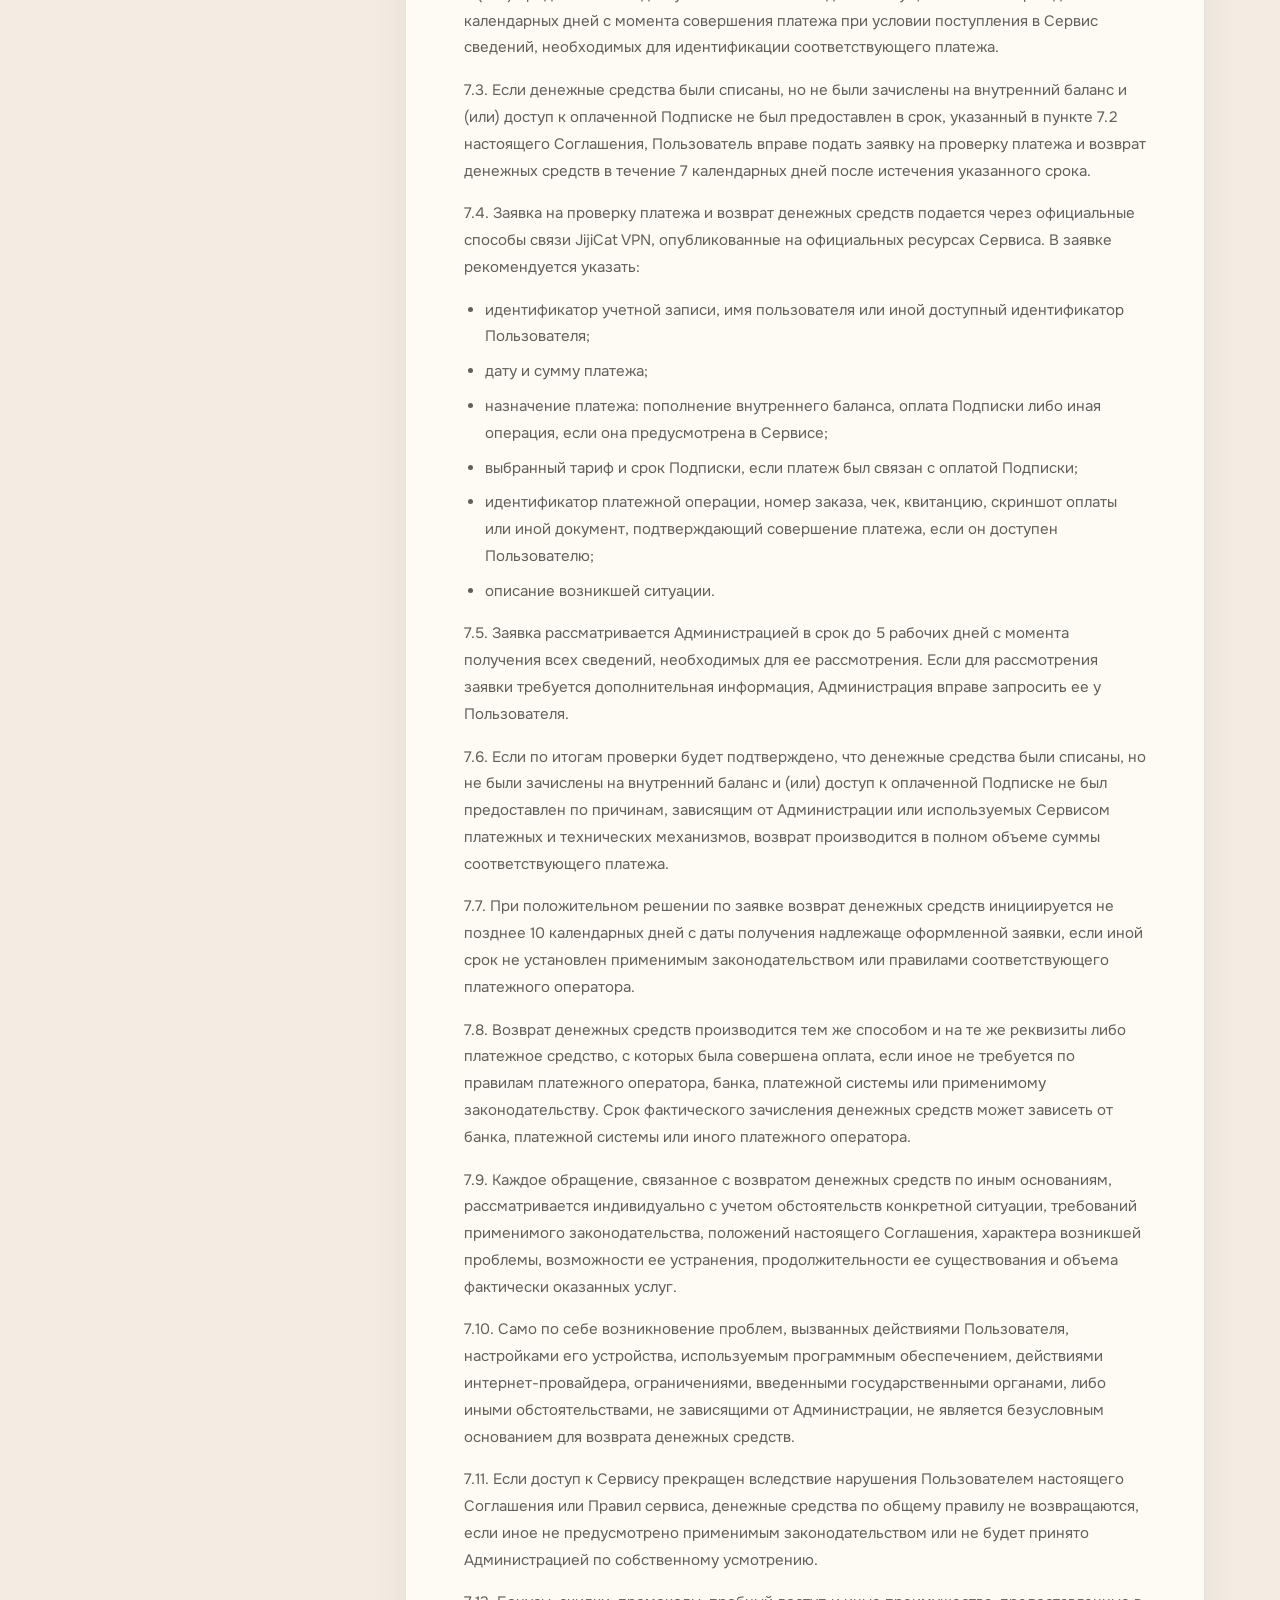
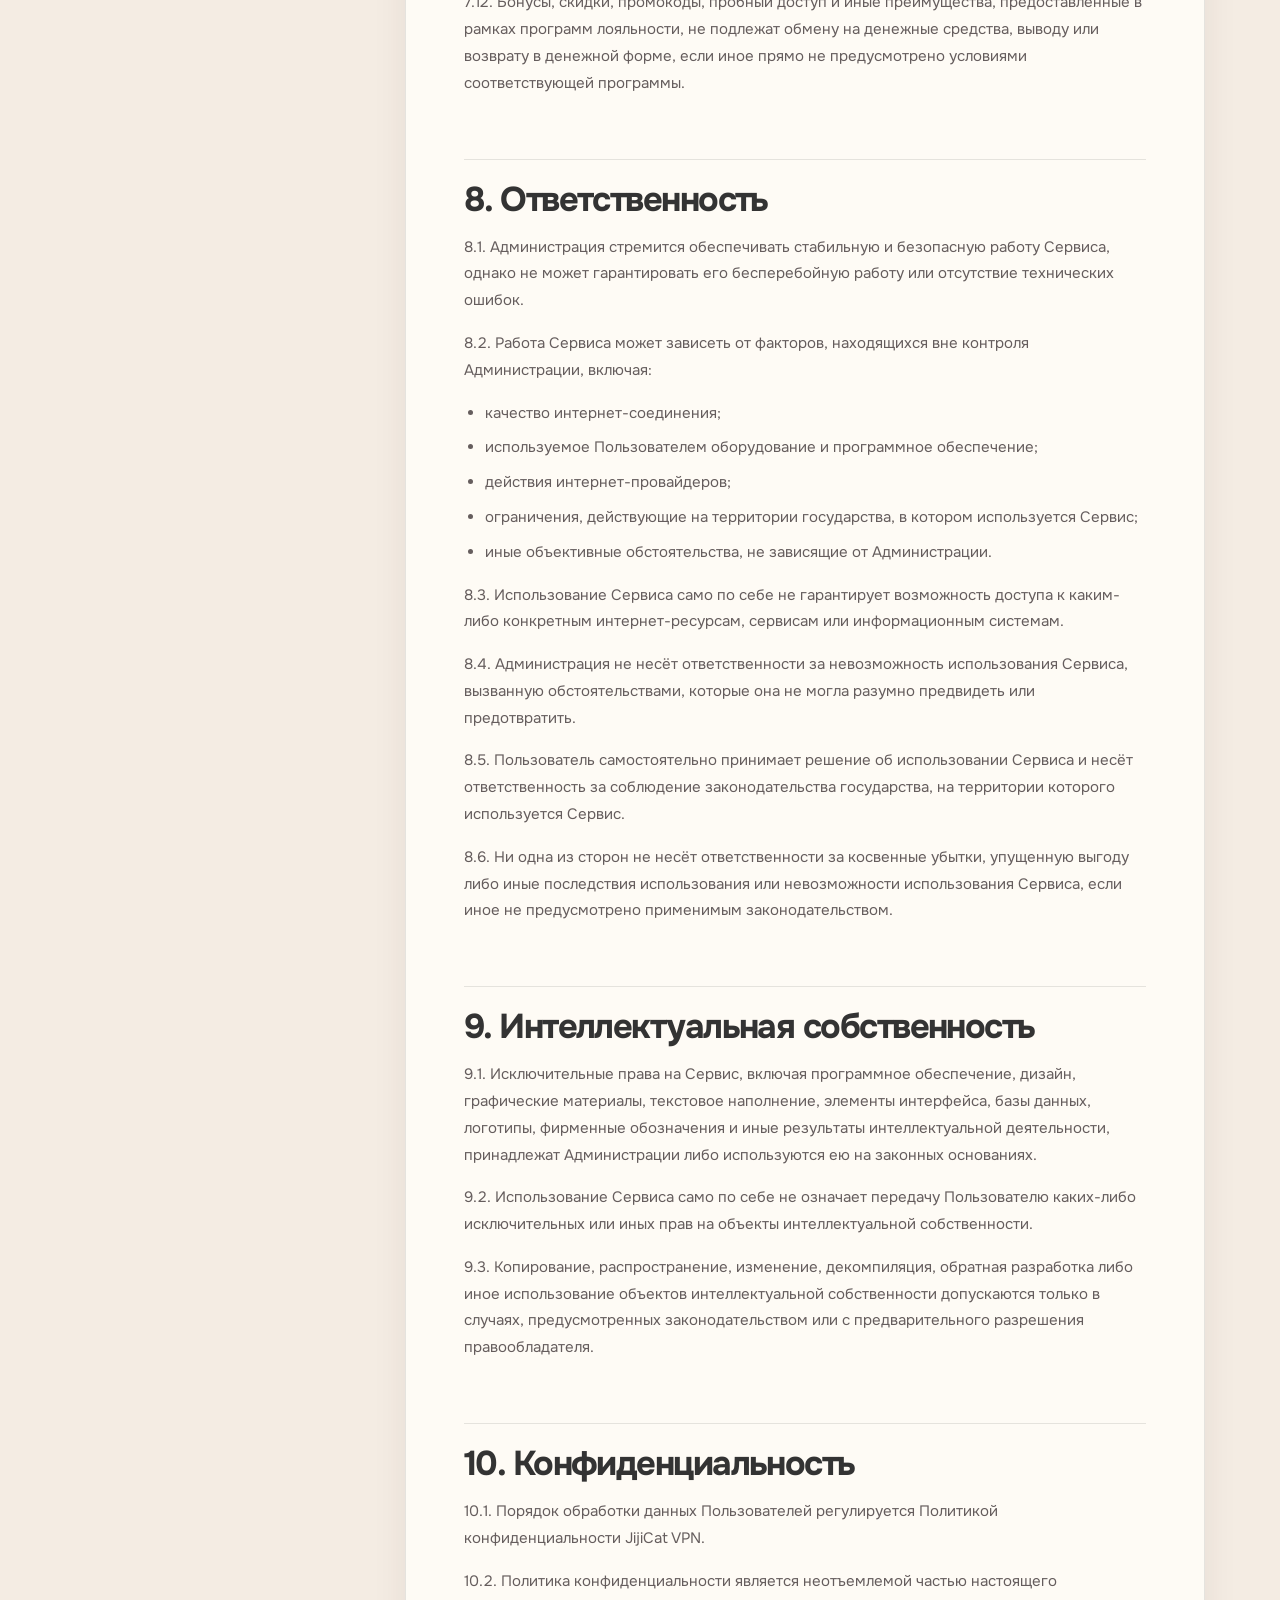
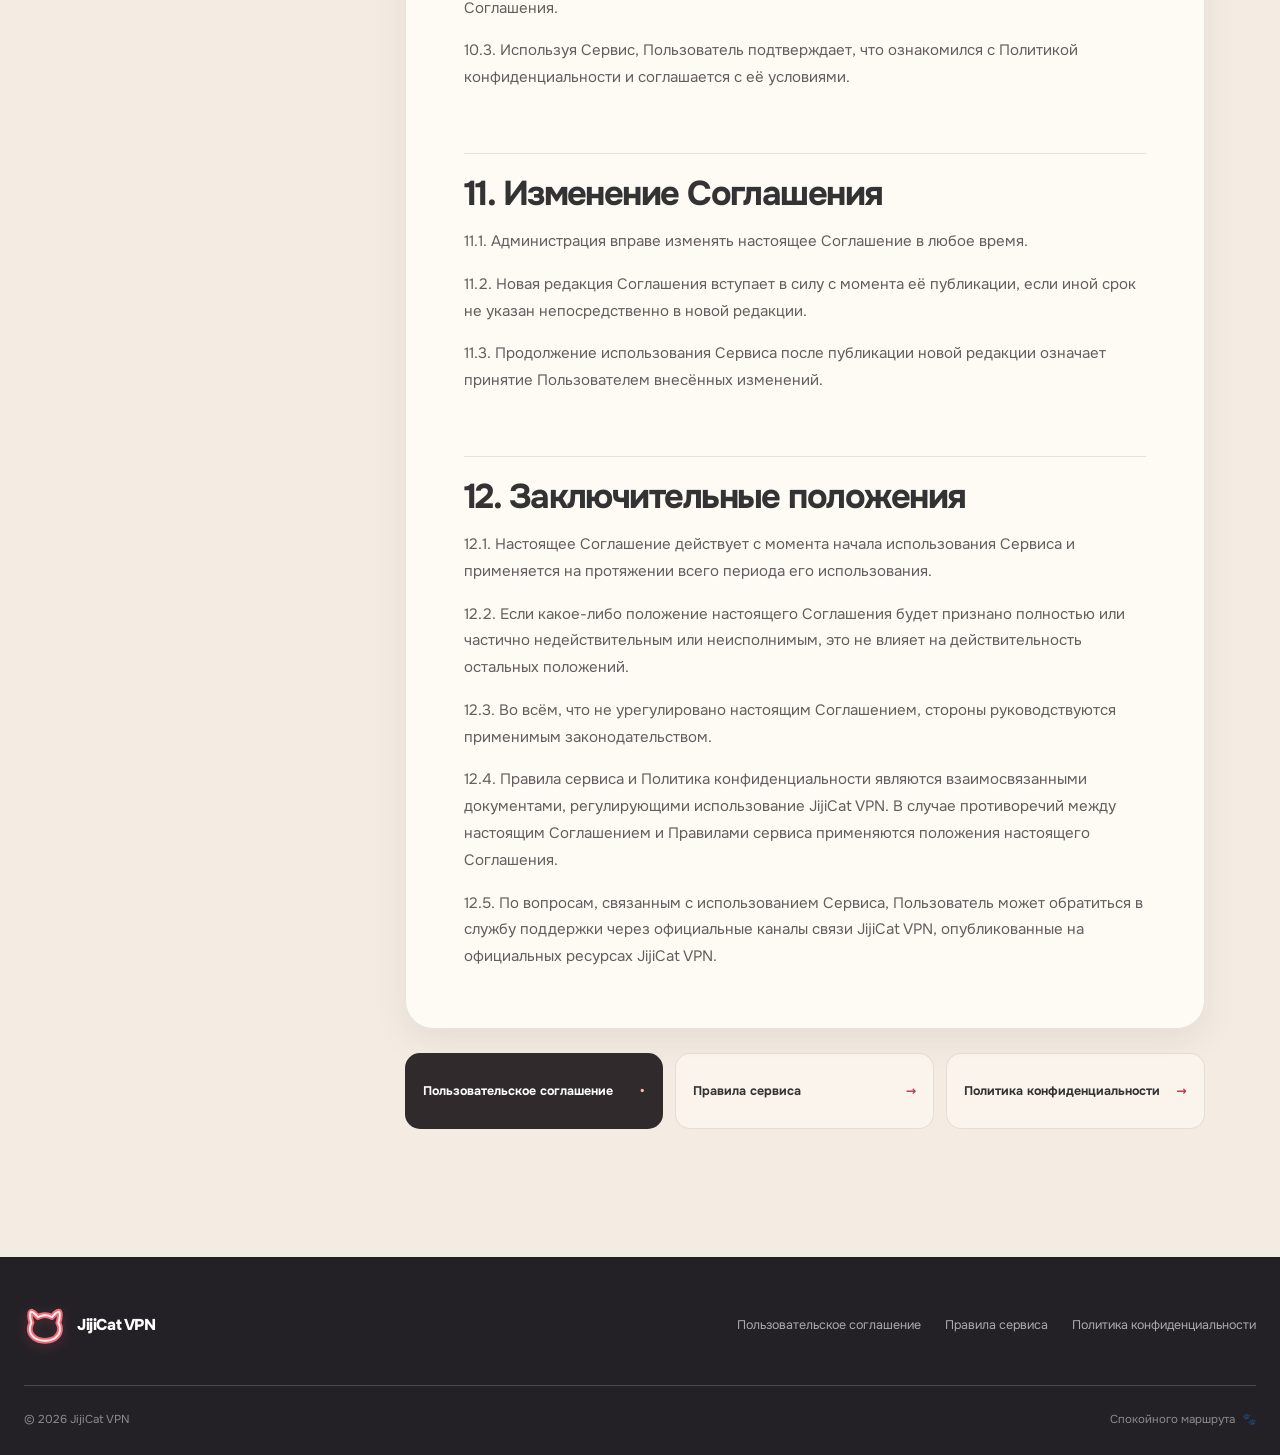
<file: legal/agreement.html>
<!DOCTYPE html>
<html lang="ru">
<head>
  <meta charset="utf-8">
  <meta name="viewport" content="width=device-width, initial-scale=1">
  <meta name="description" content="Пользовательское соглашение JijiCat VPN: условия использования сервиса, подписки, оплаты и возврата денежных средств.">
  <meta name="robots" content="index, follow">
  <meta name="theme-color" content="#F4ECE3" data-theme-color>
  <link rel="canonical" href="https://jijicat.link/legal/agreement.html">

  <meta property="og:title" content="Пользовательское соглашение — JijiCat VPN">
  <meta property="og:description" content="Условия использования сервиса JijiCat VPN.">
  <meta property="og:image" content="https://jijicat.link/assets/social/jijicat-vpn-og.jpg">
  <meta property="og:image:width" content="1200">
  <meta property="og:image:height" content="630">
  <meta property="og:image:alt" content="Девушка и чёрный кот Дзидзи на фоне вечернего города">
  <meta property="og:type" content="article">
  <meta property="og:url" content="https://jijicat.link/legal/agreement.html">
  <meta property="og:locale" content="ru_RU">
  <meta property="og:site_name" content="JijiCat VPN">

  <link rel="icon" type="image/svg+xml" href="/favicon.svg?v=5.4">
  <link rel="icon" type="image/png" href="/favicon-96x96.png?v=5.4" sizes="96x96">
  <link rel="icon" type="image/png" href="/favicon-48x48.png?v=5.4" sizes="48x48">
  <link rel="icon" type="image/png" href="/favicon-32x32.png?v=5.4" sizes="32x32">
  <link rel="icon" type="image/png" href="/favicon-16x16.png?v=5.4" sizes="16x16">
  <link rel="shortcut icon" href="/favicon.ico?v=5.4">
  <link rel="apple-touch-icon" sizes="180x180" href="/apple-touch-icon.png?v=5.4">
  <meta name="apple-mobile-web-app-title" content="JijiCat VPN">
  <link rel="manifest" href="/site.webmanifest?v=5.4">
  <link rel="preload" as="font" href="/assets/fonts/onest-cyrillic.woff2" type="font/woff2" crossorigin>
  <link rel="stylesheet" href="/assets/css/styles.css?v=5.4">
  <link rel="stylesheet" href="/assets/css/print.css?v=5.4" media="print">
  <script>
    (() => {
      const root = document.documentElement;
      root.classList.add("js");
      let savedTheme = null;
      try { savedTheme = localStorage.getItem("jijicat-theme"); } catch (error) { /* Storage may be unavailable. */ }
      const theme = savedTheme === "light" || savedTheme === "dark"
        ? savedTheme
        : (window.matchMedia("(prefers-color-scheme: dark)").matches ? "dark" : "light");
      root.dataset.theme = theme;
      document.querySelector("[data-theme-color]")?.setAttribute("content", theme === "dark" ? "#171519" : "#F4ECE3");
    })();
  </script>
  <script src="/assets/js/scripts.js?v=5.4" defer></script>
  <title>Пользовательское соглашение — JijiCat VPN</title>
</head>
<body class="legal-page">
  <a class="skip-link" href="#main-content">Перейти к документу</a>
  <header class="site-header" data-site-header>
    <div class="header-inner shell">
      <a class="brand" href="/" aria-label="JijiCat VPN — на главную">
        <img src="/favicon.svg?v=5.4" width="38" height="38" alt="">
        <span>JijiCat VPN</span>
      </a>
      <button class="nav-toggle" type="button" aria-expanded="false" aria-controls="primary-navigation" aria-label="Открыть меню" data-nav-toggle><span></span><span></span><span></span></button>
      <nav class="primary-nav" id="primary-navigation" aria-label="Навигация по документам" data-navigation>
        <a href="/">На главную</a>
        <a href="/legal/agreement.html" aria-current="page">Соглашение</a>
        <a href="/legal/rules.html">Правила</a>
        <a href="/legal/privacy.html">Конфиденциальность</a>
        <button class="theme-toggle" type="button" aria-pressed="false" aria-label="Включить тёмную тему" title="Включить тёмную тему" data-theme-toggle>
          <svg class="theme-icon theme-icon--moon" aria-hidden="true" viewBox="0 0 24 24"><path d="M20.2 15.1A8.6 8.6 0 0 1 8.9 3.8 8.7 8.7 0 1 0 20.2 15Z"/></svg>
          <svg class="theme-icon theme-icon--sun" aria-hidden="true" viewBox="0 0 24 24"><circle cx="12" cy="12" r="3.6"/><path d="M12 2.5v2M12 19.5v2M4.6 4.6 6 6M18 18l1.4 1.4M2.5 12h2M19.5 12h2M4.6 19.4 6 18M18 6l1.4-1.4"/></svg>
        </button>
        <a class="button button--small" href="https://telegram.dog/jijicatbot" target="_blank" rel="noopener noreferrer">Подключиться</a>
      </nav>
    </div>
  </header>

  <main id="main-content">
    <header class="legal-hero">
      <div class="legal-hero-inner shell">
        <div>
          <p class="eyebrow"><span></span> Документы JijiCat</p>
          <h1>Пользовательское соглашение JijiCat VPN</h1>
        </div>
        <p class="legal-meta">Редакция от «8» июля 2026 г.</p>
      </div>
    </header>

    <section class="legal-main">
      <div class="shell">
        <details class="legal-toc--mobile">
          <summary>Оглавление</summary>
          <ul>
            <li><a href="#general">1. Общие положения</a></li>
            <li><a href="#use">2. Использование Сервиса</a></li>
            <li><a href="#subscription">3. Подписка, оплата и баланс</a></li>
            <li><a href="#loyalty">4. Программы лояльности</a></li>
            <li><a href="#rights">5. Права и обязанности</a></li>
            <li><a href="#access">6. Ограничение доступа</a></li>
            <li><a href="#refunds">7. Возврат денежных средств</a></li>
            <li><a href="#liability">8. Ответственность</a></li>
            <li><a href="#intellectual-property">9. Интеллектуальная собственность</a></li>
            <li><a href="#privacy">10. Конфиденциальность</a></li>
            <li><a href="#changes">11. Изменение Соглашения</a></li>
            <li><a href="#final">12. Заключительные положения</a></li>
          </ul>
        </details>

        <div class="legal-layout">
          <nav class="legal-toc legal-toc--desktop" aria-label="Оглавление">
            <p class="legal-toc-title">Оглавление</p>
            <ul>
              <li><a href="#general">1. Общие положения</a></li>
              <li><a href="#use">2. Использование Сервиса</a></li>
              <li><a href="#subscription">3. Подписка, оплата и баланс</a></li>
              <li><a href="#loyalty">4. Программы лояльности</a></li>
              <li><a href="#rights">5. Права и обязанности</a></li>
              <li><a href="#access">6. Ограничение доступа</a></li>
              <li><a href="#refunds">7. Возврат денежных средств</a></li>
              <li><a href="#liability">8. Ответственность</a></li>
              <li><a href="#intellectual-property">9. Интеллектуальная собственность</a></li>
              <li><a href="#privacy">10. Конфиденциальность</a></li>
              <li><a href="#changes">11. Изменение Соглашения</a></li>
              <li><a href="#final">12. Заключительные положения</a></li>
            </ul>
          </nav>

          <div>
            <article class="legal-document">
      <h2 id="general">1. Общие положения</h2>
      <h3>1.1. Назначение Соглашения</h3>
      <p>Настоящее Пользовательское соглашение (далее — Соглашение) определяет условия использования сервиса JijiCat VPN (далее — Сервис) и регулирует отношения между Администрацией Сервиса (далее — Администрация) и лицом, использующим Сервис (далее — Пользователь).</p>
      <h3>1.2. О Сервисе</h3>
      <p>JijiCat VPN предоставляет услугу организации защищённого VPN-соединения, а также связанные с ней возможности, доступные в рамках Сервиса.</p>
      <p>Сервис является постоянно развивающимся цифровым продуктом. Его функциональность, способы взаимодействия, тарифы и отдельные возможности могут изменяться по мере развития проекта.</p>
      <h3>1.3. Принятие Соглашения</h3>
      <p>Начиная использовать Сервис, Пользователь подтверждает свое согласие с настоящим Соглашением.</p>
      <p>Такое согласие считается подтверждённым, если Пользователь:</p>
      <ul>
        <li>начинает использовать Сервис;</li>
        <li>оформляет подписку;</li>
        <li>пополняет внутренний баланс;</li>
        <li>использует пробный доступ;</li>
        <li>активирует промокоды;</li>
        <li>участвует в реферальной программе;</li>
        <li>использует любые иные функции Сервиса.</li>
      </ul>
      <p>Если Пользователь не согласен с условиями настоящего Соглашения полностью или частично, Пользователь обязан прекратить использование Сервиса.</p>
      <h3>1.4. Область действия</h3>
      <p>Настоящее Соглашение распространяется на все существующие и будущие функции JijiCat VPN, если Администрацией не установлены специальные условия для отдельных сервисов или возможностей.</p>
      <h2 id="use">2. Использование Сервиса</h2>
      <h3>2.1. Общие условия</h3>
      <p>Сервис предоставляется для использования в соответствии с его назначением, настоящим Соглашением, Правилами сервиса и применимым законодательством.</p>
      <p>Пользователь самостоятельно принимает решение об использовании Сервиса и несёт ответственность за соблюдение законодательства государства, на территории которого осуществляется такое использование.</p>
      <h3>2.2. Учётная запись</h3>
      <p>Для использования отдельных функций Сервиса могут использоваться учётная запись, идентификаторы Пользователя либо иные предусмотренные Сервисом средства доступа.</p>
      <p>Пользователь самостоятельно обеспечивает сохранность средств авторизации и принимает разумные меры для предотвращения доступа третьих лиц к своей учётной записи.</p>
      <p>Все действия, совершённые с использованием учётной записи либо иных средств доступа Пользователя до момента уведомления Администрации об их возможной компрометации, считаются совершёнными самим Пользователем.</p>
      <h3>2.3. Допустимое использование</h3>
      <p>Пользователь обязуется использовать Сервис добросовестно и не совершать действий, способных нарушить его работу или причинить ущерб Администрации, другим Пользователям либо третьим лицам.</p>
      <p>В частности, не допускается использование Сервиса:</p>
      <ul>
        <li>для противоправной деятельности;</li>
        <li>для нарушения прав и законных интересов третьих лиц;</li>
        <li>для распространения вредоносного программного обеспечения;</li>
        <li>для проведения атак на информационные системы;</li>
        <li>для получения преимуществ путём обхода ограничений или злоупотребления функциональностью Сервиса;</li>
        <li>способом, создающим чрезмерную нагрузку на инфраструктуру Сервиса либо препятствующим его использованию другими Пользователями.</li>
      </ul>
      <p>Использование Сервиса не освобождает Пользователя от ответственности за совершаемые им действия в сети Интернет.</p>
      <h2 id="subscription">3. Подписка, оплата и внутренний баланс</h2>
      <h3>3.1. Подписка</h3>
      <p>Доступ к отдельным функциям Сервиса предоставляется на основании Подписки.</p>
      <p>Стоимость, срок действия, состав тарифов и доступные способы оплаты определяются Администрацией и публикуются в Сервисе.</p>
      <p>Изменение стоимости либо условий Подписки распространяется исключительно на будущие операции и не влияет на уже оплаченный период использования.</p>
      <h3>3.2. Автоматическое продление</h3>
      <p>В Сервисе может быть доступна функция автоматического продления Подписки.</p>
      <p>Пользователь может управлять её настройками с использованием предусмотренных Сервисом средств.</p>
      <p>Управление автоматическим продлением осуществляется средствами, предусмотренными Сервисом.</p>
      <h3>3.3. Внутренний баланс</h3>
      <p>Для оплаты услуг Сервиса может использоваться внутренний баланс.</p>
      <p>Внутренний баланс предназначен исключительно для использования внутри JijiCat VPN и не является банковским счётом, электронными денежными средствами либо самостоятельным платёжным инструментом.</p>
      <p>Если Администрацией прямо не предусмотрено иное, средства внутреннего баланса, а также бонусные начисления не подлежат выводу, обмену на денежные средства или передаче другим Пользователям.</p>
      <h3>3.4. Технические ошибки</h3>
      <p>Если вследствие технической ошибки произошло некорректное отображение стоимости услуг, начислений, внутреннего баланса, бонусов либо иных данных, Администрация вправе устранить последствия такой ошибки, включая корректировку операций, произведенных вследствие такой ошибки.</p>
      <h2 id="loyalty">4. Программы лояльности</h2>
      <p>Администрация вправе предоставлять Пользователям дополнительные преимущества, включая пробный доступ, промокоды, бонусные начисления, реферальную программу, акции и иные программы лояльности.</p>
      <p>Условия каждой программы определяются Администрацией самостоятельно и могут изменяться по мере развития Сервиса.</p>
      <p>Если иное прямо не предусмотрено условиями конкретной программы, бонусы, скидки и иные преимущества предназначены исключительно для использования в рамках Сервиса и не подлежат обмену на денежные средства, выводу или передаче другим Пользователям.</p>
      <p>При выявлении злоупотреблений, обхода установленных правил, создания нескольких учётных записей с целью получения преимуществ либо иных недобросовестных действий Администрация может отказать в предоставлении преимуществ, аннулировать начисления, скорректировать внутренний баланс или прекратить участие Пользователя в соответствующей программе.</p>
      <h2 id="rights">5. Права и обязанности сторон</h2>
      <h3>5.1. Пользователь вправе</h3>
      <p>Пользователь вправе:</p>
      <ul>
        <li>использовать Сервис в соответствии с настоящим Соглашением;</li>
        <li>получать доступ к функциям Сервиса в пределах приобретённой подписки;</li>
        <li>обращаться в службу поддержки по вопросам использования Сервиса;</li>
        <li>участвовать в программах лояльности при соблюдении условий их использования.</li>
      </ul>
      <h3>5.2. Пользователь обязуется</h3>
      <p>Пользователь обязуется:</p>
      <ul>
        <li>соблюдать настоящее Соглашение, Правила сервиса и применимое законодательство;</li>
        <li>использовать Сервис добросовестно и в соответствии с его назначением;</li>
        <li>не предпринимать действий, способных нарушить работу Сервиса либо причинить ущерб Администрации, другим Пользователям или третьим лицам;</li>
        <li>самостоятельно обеспечивать работоспособность своих устройств, программного обеспечения и подключения к сети Интернет.</li>
      </ul>
      <h3>5.3. Администрация</h3>
      <p>Для обеспечения стабильной, безопасной и качественной работы Сервиса Администрация может:</p>
      <ul>
        <li>развивать Сервис, изменять его функциональность, интерфейс, способы взаимодействия, тарифы и иные условия использования;</li>
        <li>проводить технические, профилактические и аварийные работы;</li>
        <li>временно ограничивать доступ к отдельным функциям Сервиса на период проведения таких работ;</li>
        <li>исправлять последствия технических ошибок;</li>
        <li>удалять либо архивировать неиспользуемые учётные записи или иные средства доступа Пользователей;</li>
        <li>рассматривать обращения Пользователей и принимать по ним решения;</li>
        <li>принимать иные меры, необходимые для нормального функционирования и развития Сервиса.</li>
      </ul>
      <h2 id="access">6. Ограничение и прекращение доступа</h2>
      <p>6.1. Администрация может временно ограничить либо прекратить доступ Пользователя к Сервису, если имеются достаточные основания считать, что Пользователь:</p>
      <ul>
        <li>нарушает настоящее Соглашение;</li>
        <li>нарушает Правила сервиса;</li>
        <li>нарушает применимое законодательство;</li>
        <li>использует Сервис способом, создающим угрозу его стабильной работе, безопасности или другим Пользователям;</li>
        <li>злоупотребляет возможностями Сервиса либо программами лояльности.</li>
      </ul>
      <p>6.2. Если обстоятельства требуют дополнительной проверки, доступ к отдельным функциям Сервиса может быть временно ограничен до завершения рассмотрения ситуации.</p>
      <p>6.3. Прекращение доступа к Сервису не освобождает Пользователя от обязательств, возникших до момента такого прекращения.</p>
      <h2 id="refunds">7. Возврат денежных средств</h2>
      <p>7.1. Администрация стремится обеспечивать надлежащее качество предоставляемых услуг и заинтересована в добросовестном разрешении возникающих вопросов.</p>
      <p>7.2. Оплата услуг Сервиса может осуществляться путем пополнения внутреннего баланса, оплаты Подписки либо иным способом, предусмотренным в Сервисе. Если иное не указано в Сервисе или условиях конкретной программы, зачисление средств на внутренний баланс и (или) предоставление доступа к оплаченной Подписке осуществляется в срок до 3 календарных дней с момента совершения платежа при условии поступления в Сервис сведений, необходимых для идентификации соответствующего платежа.</p>
      <p>7.3. Если денежные средства были списаны, но не были зачислены на внутренний баланс и (или) доступ к оплаченной Подписке не был предоставлен в срок, указанный в пункте 7.2 настоящего Соглашения, Пользователь вправе подать заявку на проверку платежа и возврат денежных средств в течение 7 календарных дней после истечения указанного срока.</p>
	  <p>7.4. Заявка на проверку платежа и возврат денежных средств подается через официальные способы связи JijiCat VPN, опубликованные на официальных ресурсах Сервиса. В заявке рекомендуется указать:</p>
      <ul>
        <li>идентификатор учетной записи, имя пользователя или иной доступный идентификатор Пользователя;</li>
        <li>дату и сумму платежа;</li>
        <li>назначение платежа: пополнение внутреннего баланса, оплата Подписки либо иная операция, если она предусмотрена в Сервисе;</li>
        <li>выбранный тариф и срок Подписки, если платеж был связан с оплатой Подписки;</li>
        <li>идентификатор платежной операции, номер заказа, чек, квитанцию, скриншот оплаты или иной документ, подтверждающий совершение платежа, если он доступен Пользователю;</li>
		<li>описание возникшей ситуации.</li>
      </ul>
      <p>7.5. Заявка рассматривается Администрацией в срок до 5 рабочих дней с момента получения всех сведений, необходимых для ее рассмотрения. Если для рассмотрения заявки требуется дополнительная информация, Администрация вправе запросить ее у Пользователя.</p>
      <p>7.6. Если по итогам проверки будет подтверждено, что денежные средства были списаны, но не были зачислены на внутренний баланс и (или) доступ к оплаченной Подписке не был предоставлен по причинам, зависящим от Администрации или используемых Сервисом платежных и технических механизмов, возврат производится в полном объеме суммы соответствующего платежа.</p>
	  <p>7.7. При положительном решении по заявке возврат денежных средств инициируется не позднее 10 календарных дней с даты получения надлежаще оформленной заявки, если иной срок не установлен применимым законодательством или правилами соответствующего платежного оператора.</p>
	  <p>7.8. Возврат денежных средств производится тем же способом и на те же реквизиты либо платежное средство, с которых была совершена оплата, если иное не требуется по правилам платежного оператора, банка, платежной системы или применимому законодательству. Срок фактического зачисления денежных средств может зависеть от банка, платежной системы или иного платежного оператора.</p>
	  <p>7.9. Каждое обращение, связанное с возвратом денежных средств по иным основаниям, рассматривается индивидуально с учетом обстоятельств конкретной ситуации, требований применимого законодательства, положений настоящего Соглашения, характера возникшей проблемы, возможности ее устранения, продолжительности ее существования и объема фактически оказанных услуг.</p>
	  <p>7.10. Само по себе возникновение проблем, вызванных действиями Пользователя, настройками его устройства, используемым программным обеспечением, действиями интернет-провайдера, ограничениями, введенными государственными органами, либо иными обстоятельствами, не зависящими от Администрации, не является безусловным основанием для возврата денежных средств.</p>
	  <p>7.11. Если доступ к Сервису прекращен вследствие нарушения Пользователем настоящего Соглашения или Правил сервиса, денежные средства по общему правилу не возвращаются, если иное не предусмотрено применимым законодательством или не будет принято Администрацией по собственному усмотрению.</p>
	  <p>7.12. Бонусы, скидки, промокоды, пробный доступ и иные преимущества, предоставленные в рамках программ лояльности, не подлежат обмену на денежные средства, выводу или возврату в денежной форме, если иное прямо не предусмотрено условиями соответствующей программы.</p>
      <h2 id="liability">8. Ответственность</h2>
      <p>8.1. Администрация стремится обеспечивать стабильную и безопасную работу Сервиса, однако не может гарантировать его бесперебойную работу или отсутствие технических ошибок.</p>
      <p>8.2. Работа Сервиса может зависеть от факторов, находящихся вне контроля Администрации, включая:</p>
      <ul>
        <li>качество интернет-соединения;</li>
        <li>используемое Пользователем оборудование и программное обеспечение;</li>
        <li>действия интернет-провайдеров;</li>
        <li>ограничения, действующие на территории государства, в котором используется Сервис;</li>
        <li>иные объективные обстоятельства, не зависящие от Администрации.</li>
      </ul>
      <p>8.3. Использование Сервиса само по себе не гарантирует возможность доступа к каким-либо конкретным интернет-ресурсам, сервисам или информационным системам.</p>
      <p>8.4. Администрация не несёт ответственности за невозможность использования Сервиса, вызванную обстоятельствами, которые она не могла разумно предвидеть или предотвратить.</p>
      <p>8.5. Пользователь самостоятельно принимает решение об использовании Сервиса и несёт ответственность за соблюдение законодательства государства, на территории которого используется Сервис.</p>
      <p>8.6. Ни одна из сторон не несёт ответственности за косвенные убытки, упущенную выгоду либо иные последствия использования или невозможности использования Сервиса, если иное не предусмотрено применимым законодательством.</p>
      <h2 id="intellectual-property">9. Интеллектуальная собственность</h2>
      <p>9.1. Исключительные права на Сервис, включая программное обеспечение, дизайн, графические материалы, текстовое наполнение, элементы интерфейса, базы данных, логотипы, фирменные обозначения и иные результаты интеллектуальной деятельности, принадлежат Администрации либо используются ею на законных основаниях.</p>
      <p>9.2. Использование Сервиса само по себе не означает передачу Пользователю каких-либо исключительных или иных прав на объекты интеллектуальной собственности.</p>
      <p>9.3. Копирование, распространение, изменение, декомпиляция, обратная разработка либо иное использование объектов интеллектуальной собственности допускаются только в случаях, предусмотренных законодательством или с предварительного разрешения правообладателя.</p>
      <h2 id="privacy">10. Конфиденциальность</h2>
      <p>10.1. Порядок обработки данных Пользователей регулируется Политикой конфиденциальности JijiCat VPN.</p>
      <p>10.2. Политика конфиденциальности является неотъемлемой частью настоящего Соглашения.</p>
      <p>10.3. Используя Сервис, Пользователь подтверждает, что ознакомился с Политикой конфиденциальности и соглашается с её условиями.</p>
      <h2 id="changes">11. Изменение Соглашения</h2>
      <p>11.1. Администрация вправе изменять настоящее Соглашение в любое время.</p>
      <p>11.2. Новая редакция Соглашения вступает в силу с момента её публикации, если иной срок не указан непосредственно в новой редакции.</p>
      <p>11.3. Продолжение использования Сервиса после публикации новой редакции означает принятие Пользователем внесённых изменений.</p>
      <h2 id="final">12. Заключительные положения</h2>
      <p>12.1. Настоящее Соглашение действует с момента начала использования Сервиса и применяется на протяжении всего периода его использования.</p>
      <p>12.2. Если какое-либо положение настоящего Соглашения будет признано полностью или частично недействительным или неисполнимым, это не влияет на действительность остальных положений.</p>
      <p>12.3. Во всём, что не урегулировано настоящим Соглашением, стороны руководствуются применимым законодательством.</p>
      <p>12.4. Правила сервиса и Политика конфиденциальности являются взаимосвязанными документами, регулирующими использование JijiCat VPN. В случае противоречий между настоящим Соглашением и Правилами сервиса применяются положения настоящего Соглашения.</p>
      <p>12.5. По вопросам, связанным с использованием Сервиса, Пользователь может обратиться в службу поддержки через официальные каналы связи JijiCat VPN, опубликованные на официальных ресурсах JijiCat VPN.</p>
            </article>
            <nav class="legal-related" aria-label="Другие документы">
              <a href="/legal/agreement.html" aria-current="page">Пользовательское соглашение <span>•</span></a>
              <a href="/legal/rules.html">Правила сервиса <span>→</span></a>
              <a href="/legal/privacy.html">Политика конфиденциальности <span>→</span></a>
            </nav>
          </div>
        </div>
      </div>
    </section>
  </main>

  <footer class="site-footer">
    <div class="shell footer-top">
      <a class="brand brand--footer" href="/" aria-label="JijiCat VPN — на главную"><img src="/favicon.svg?v=5.4" width="42" height="42" alt=""><span>JijiCat VPN</span></a>
      <nav class="footer-nav" aria-label="Юридические документы"><a href="/legal/agreement.html">Пользовательское соглашение</a><a href="/legal/rules.html">Правила сервиса</a><a href="/legal/privacy.html">Политика конфиденциальности</a></nav>
    </div>
    <div class="shell footer-bottom"><p>© <span data-current-year>2026</span> JijiCat VPN</p><p class="footer-note">Спокойного маршрута <span aria-hidden="true">🐾</span></p></div>
  </footer>
</body>
</html>
</file>
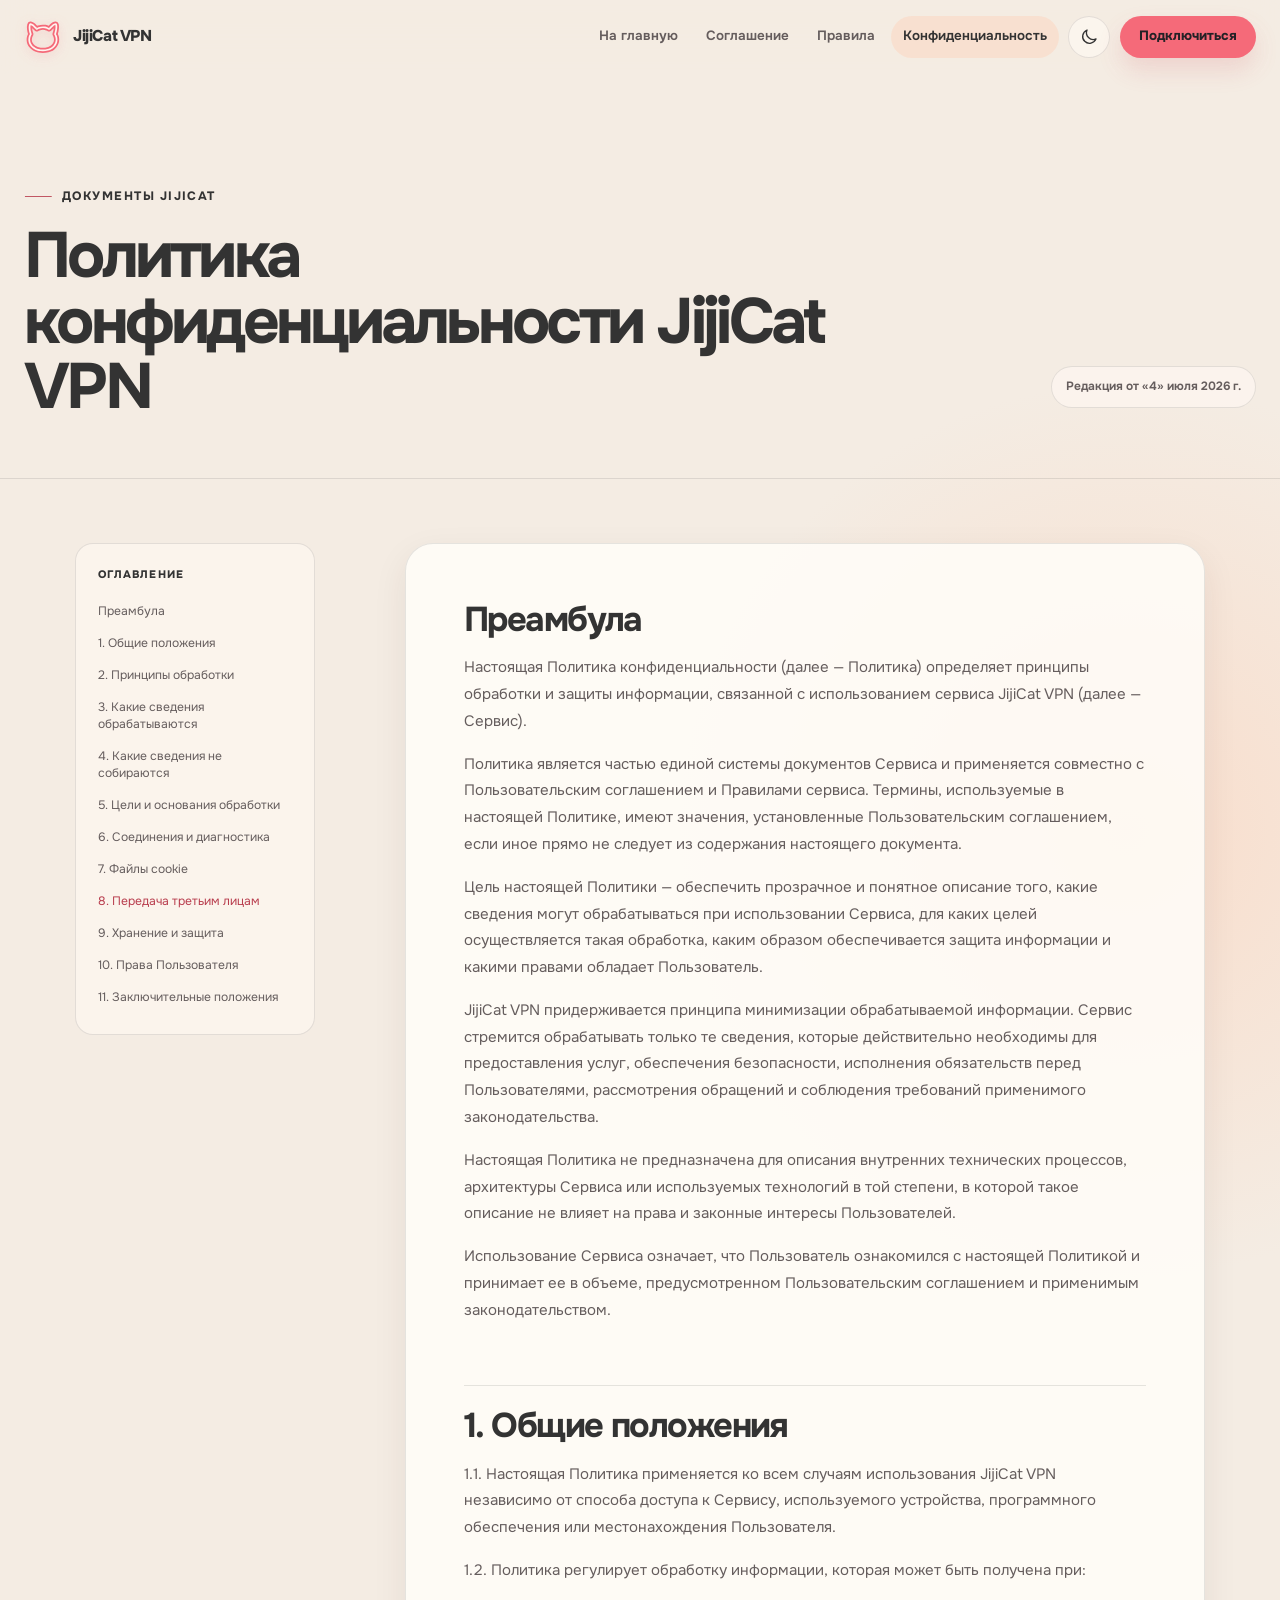
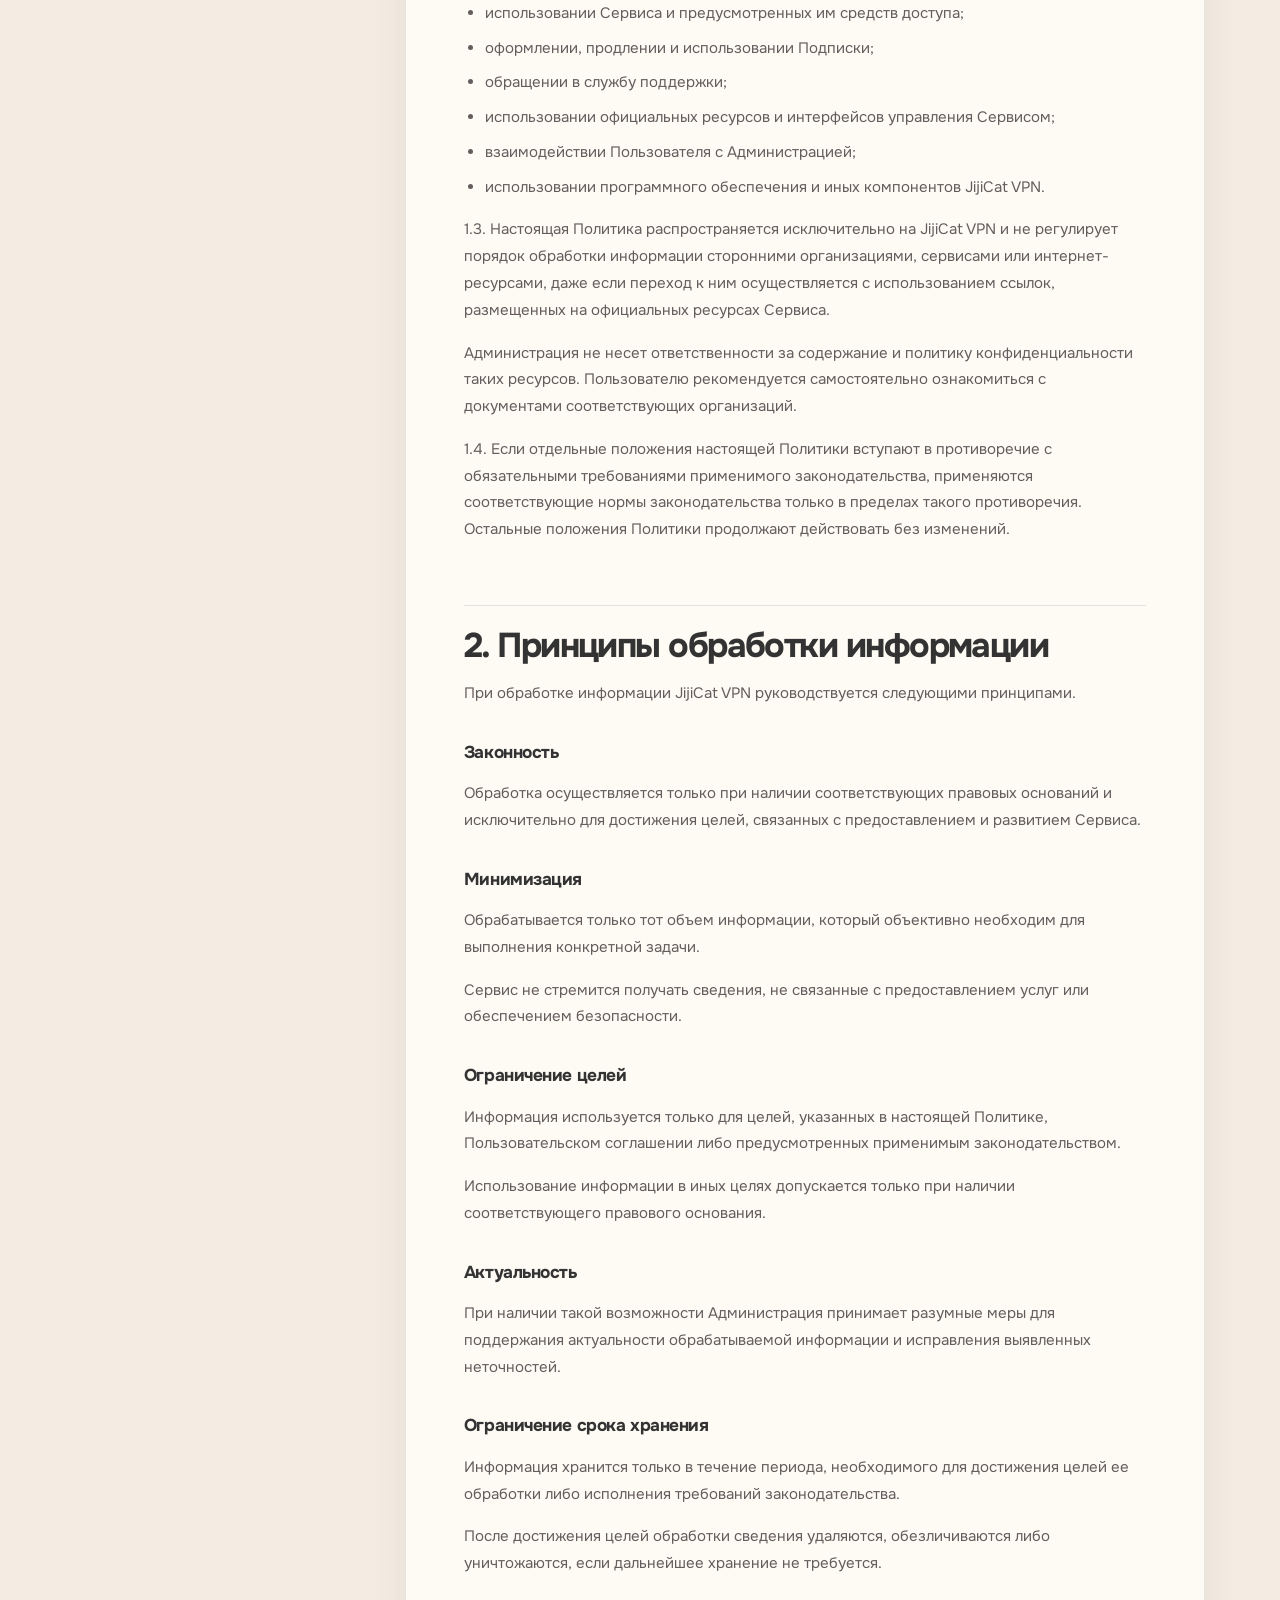
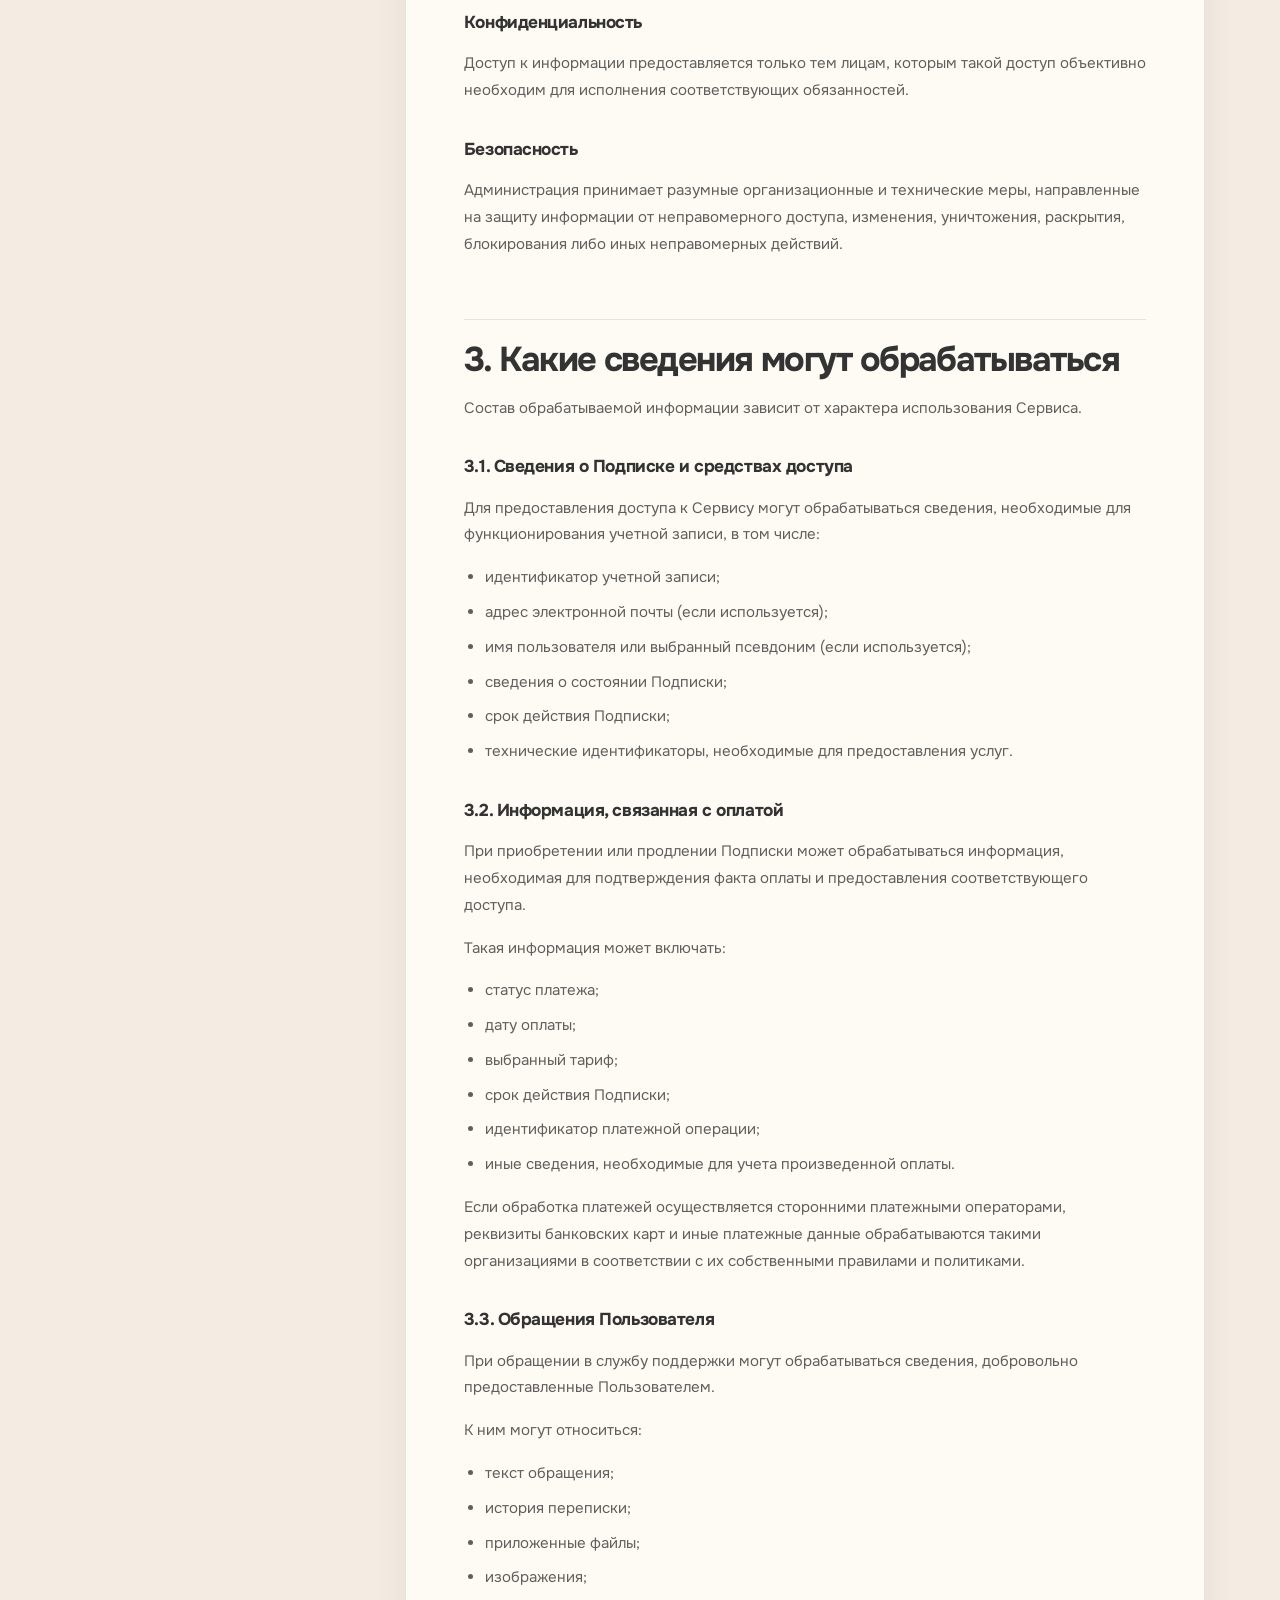
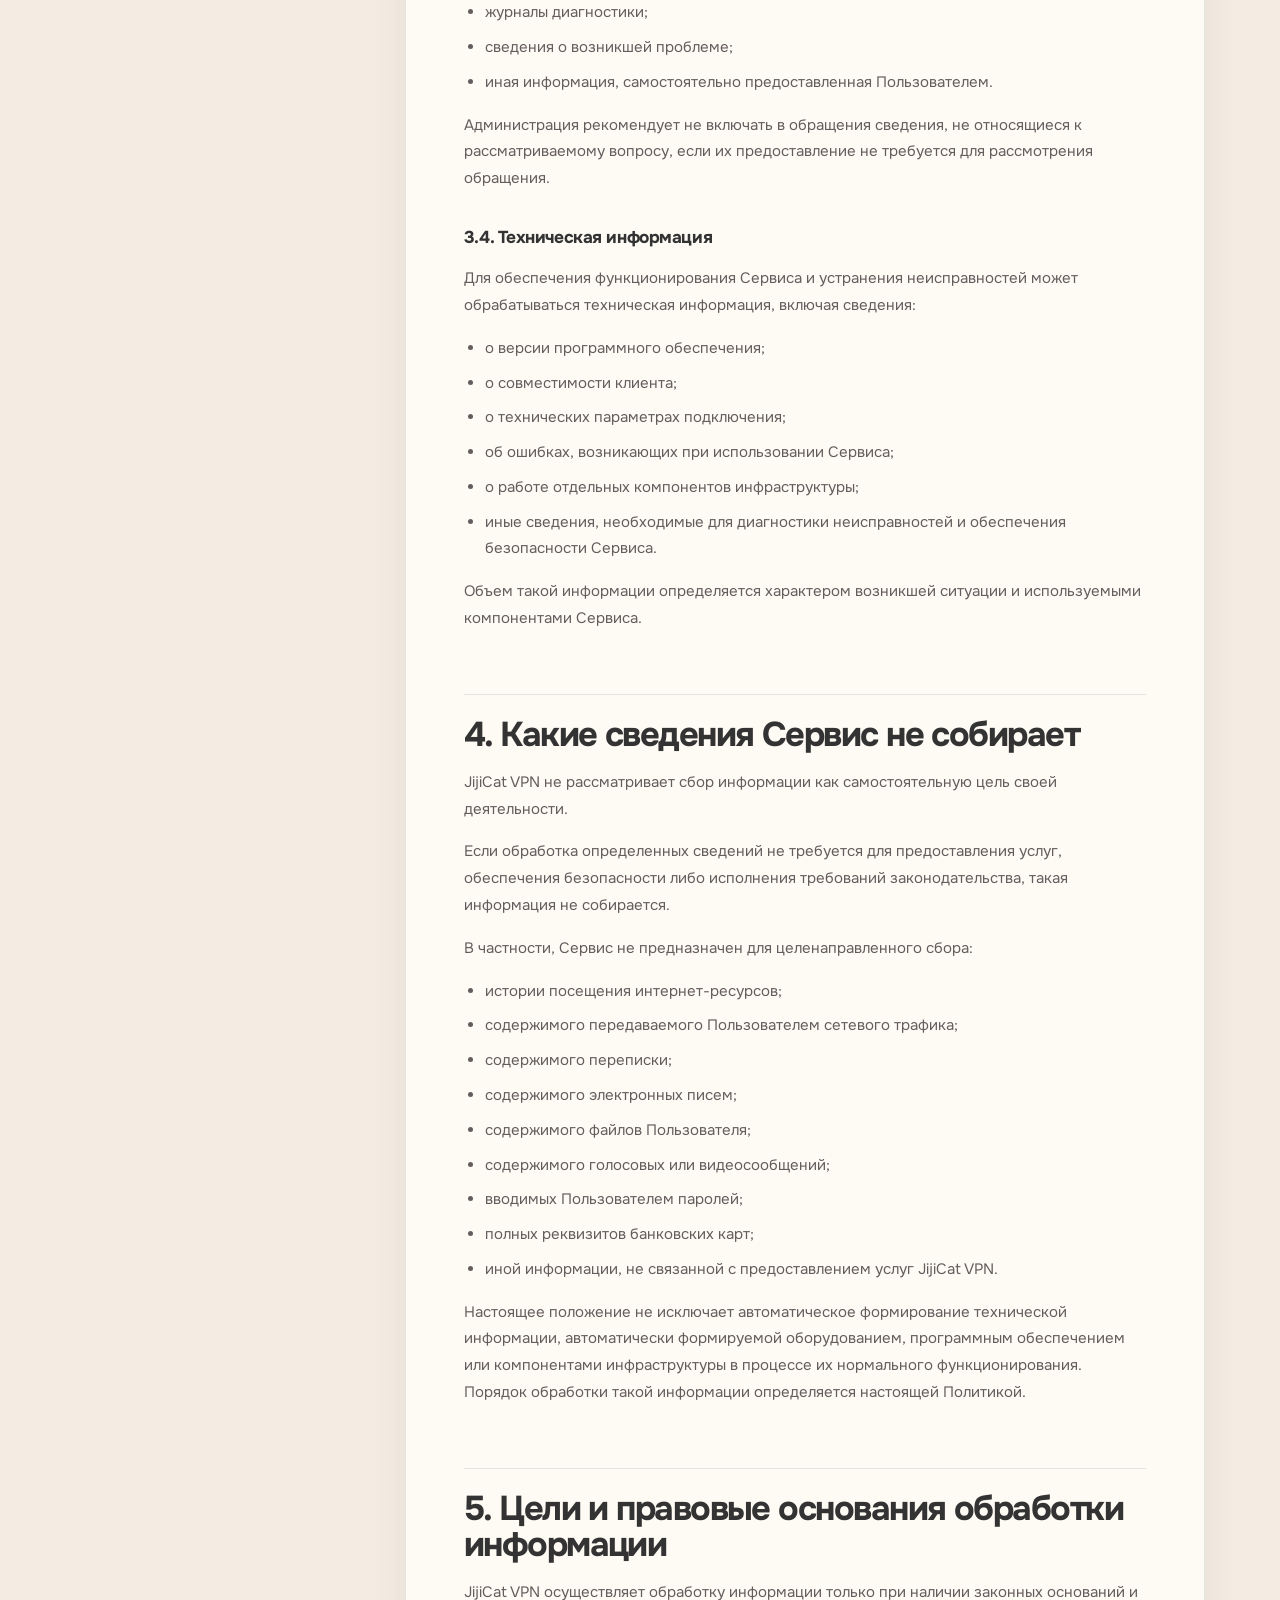
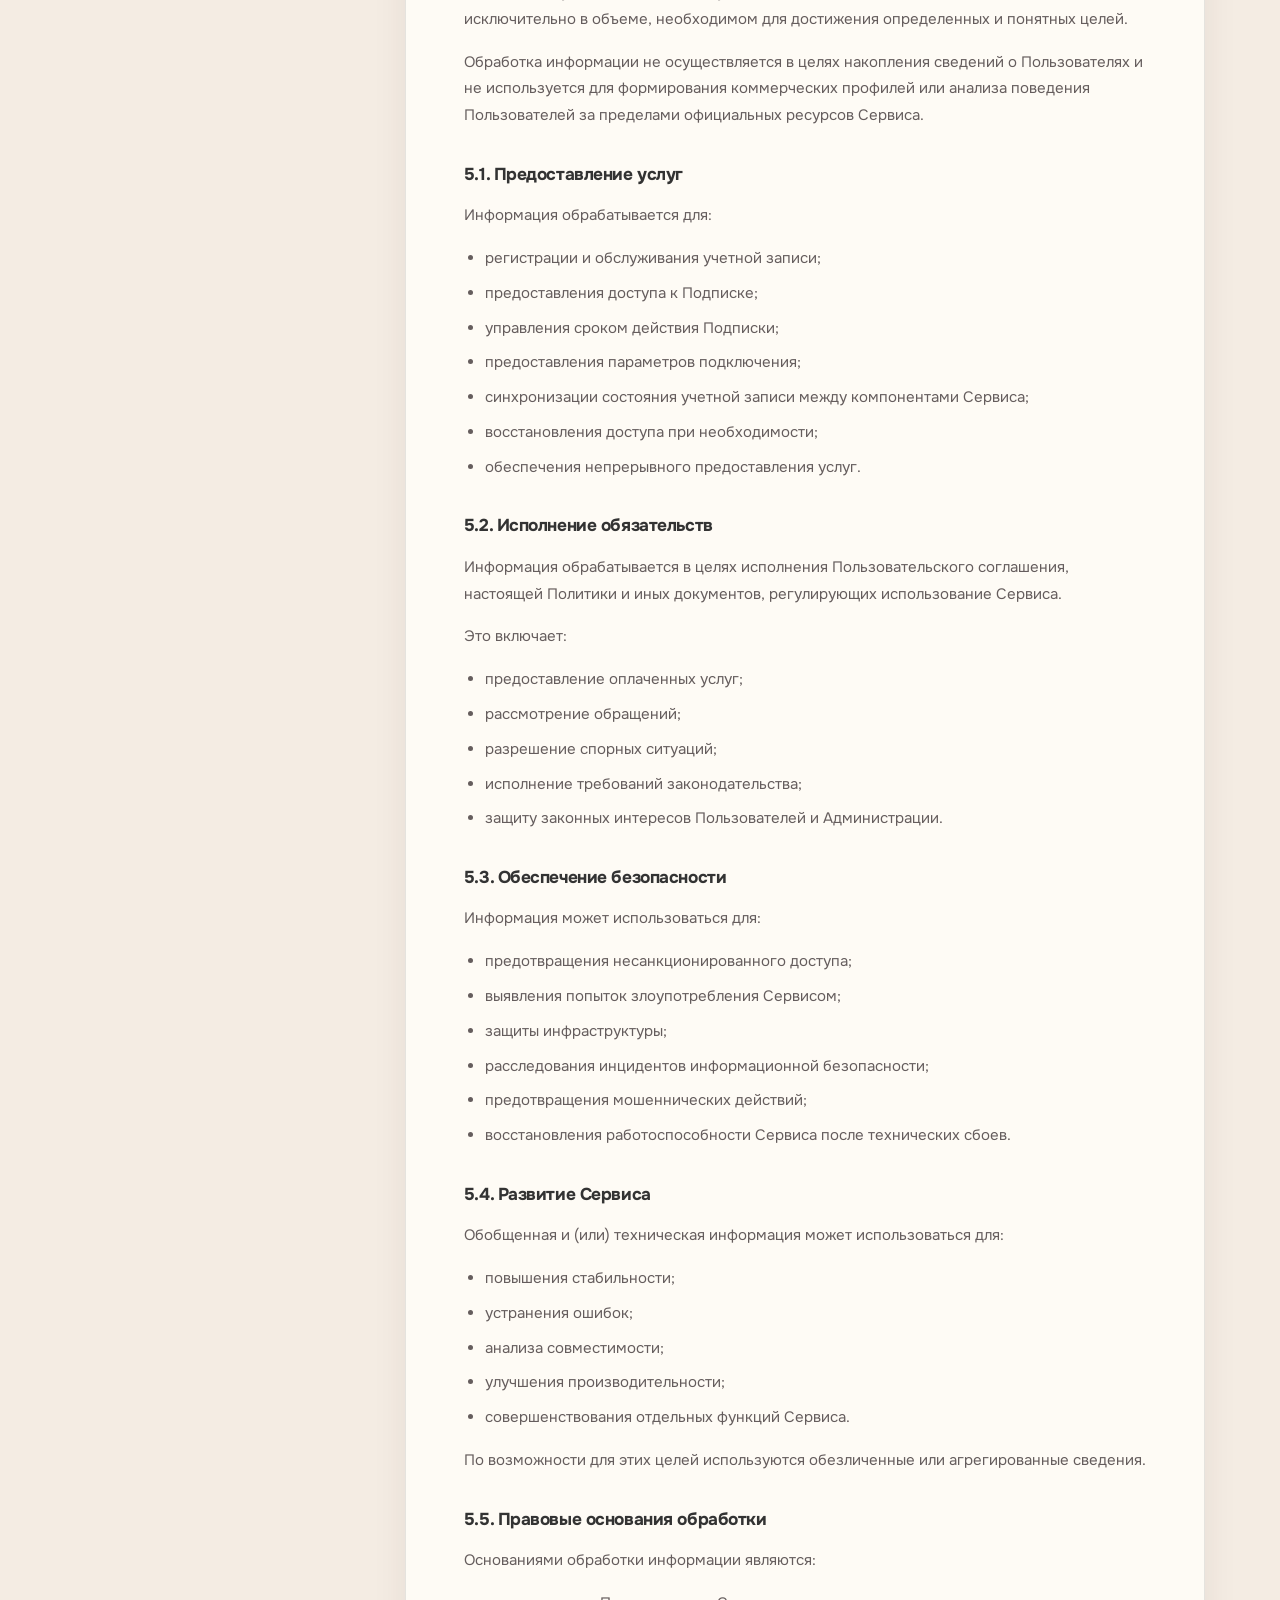
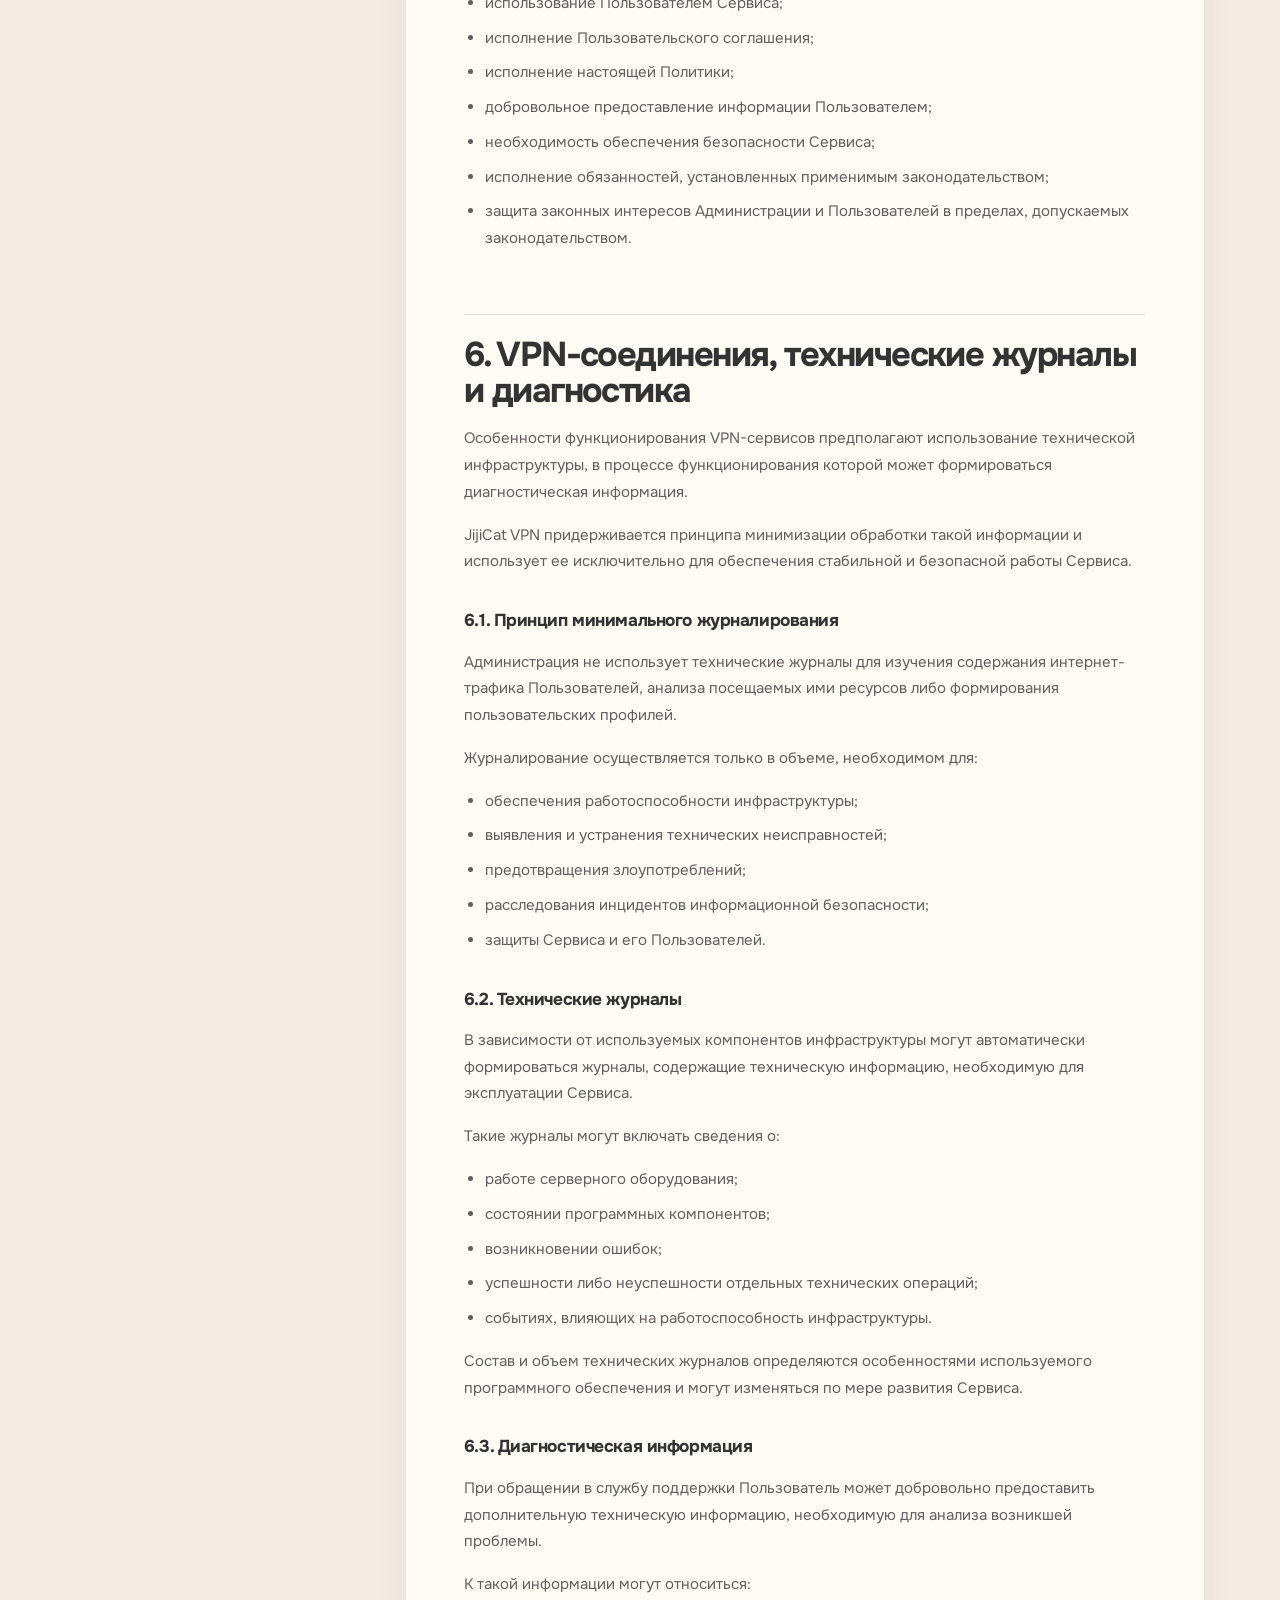
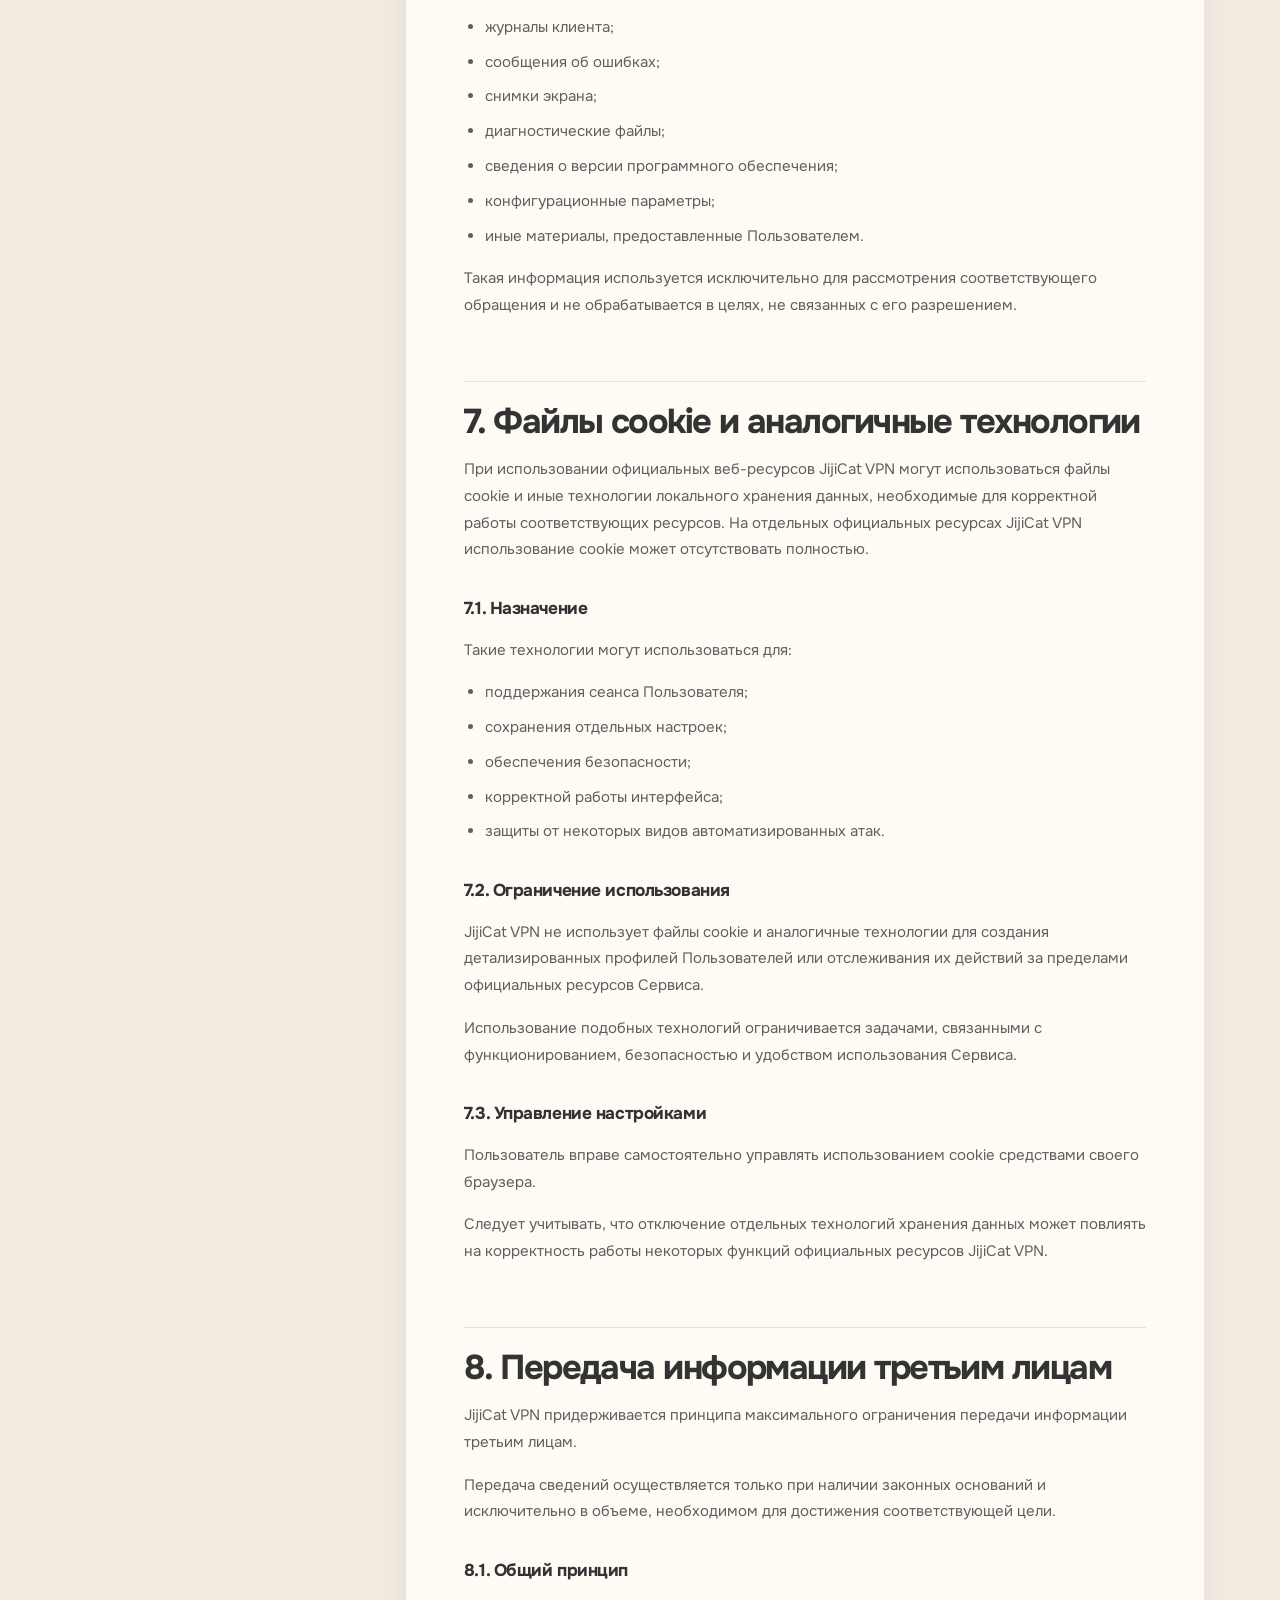
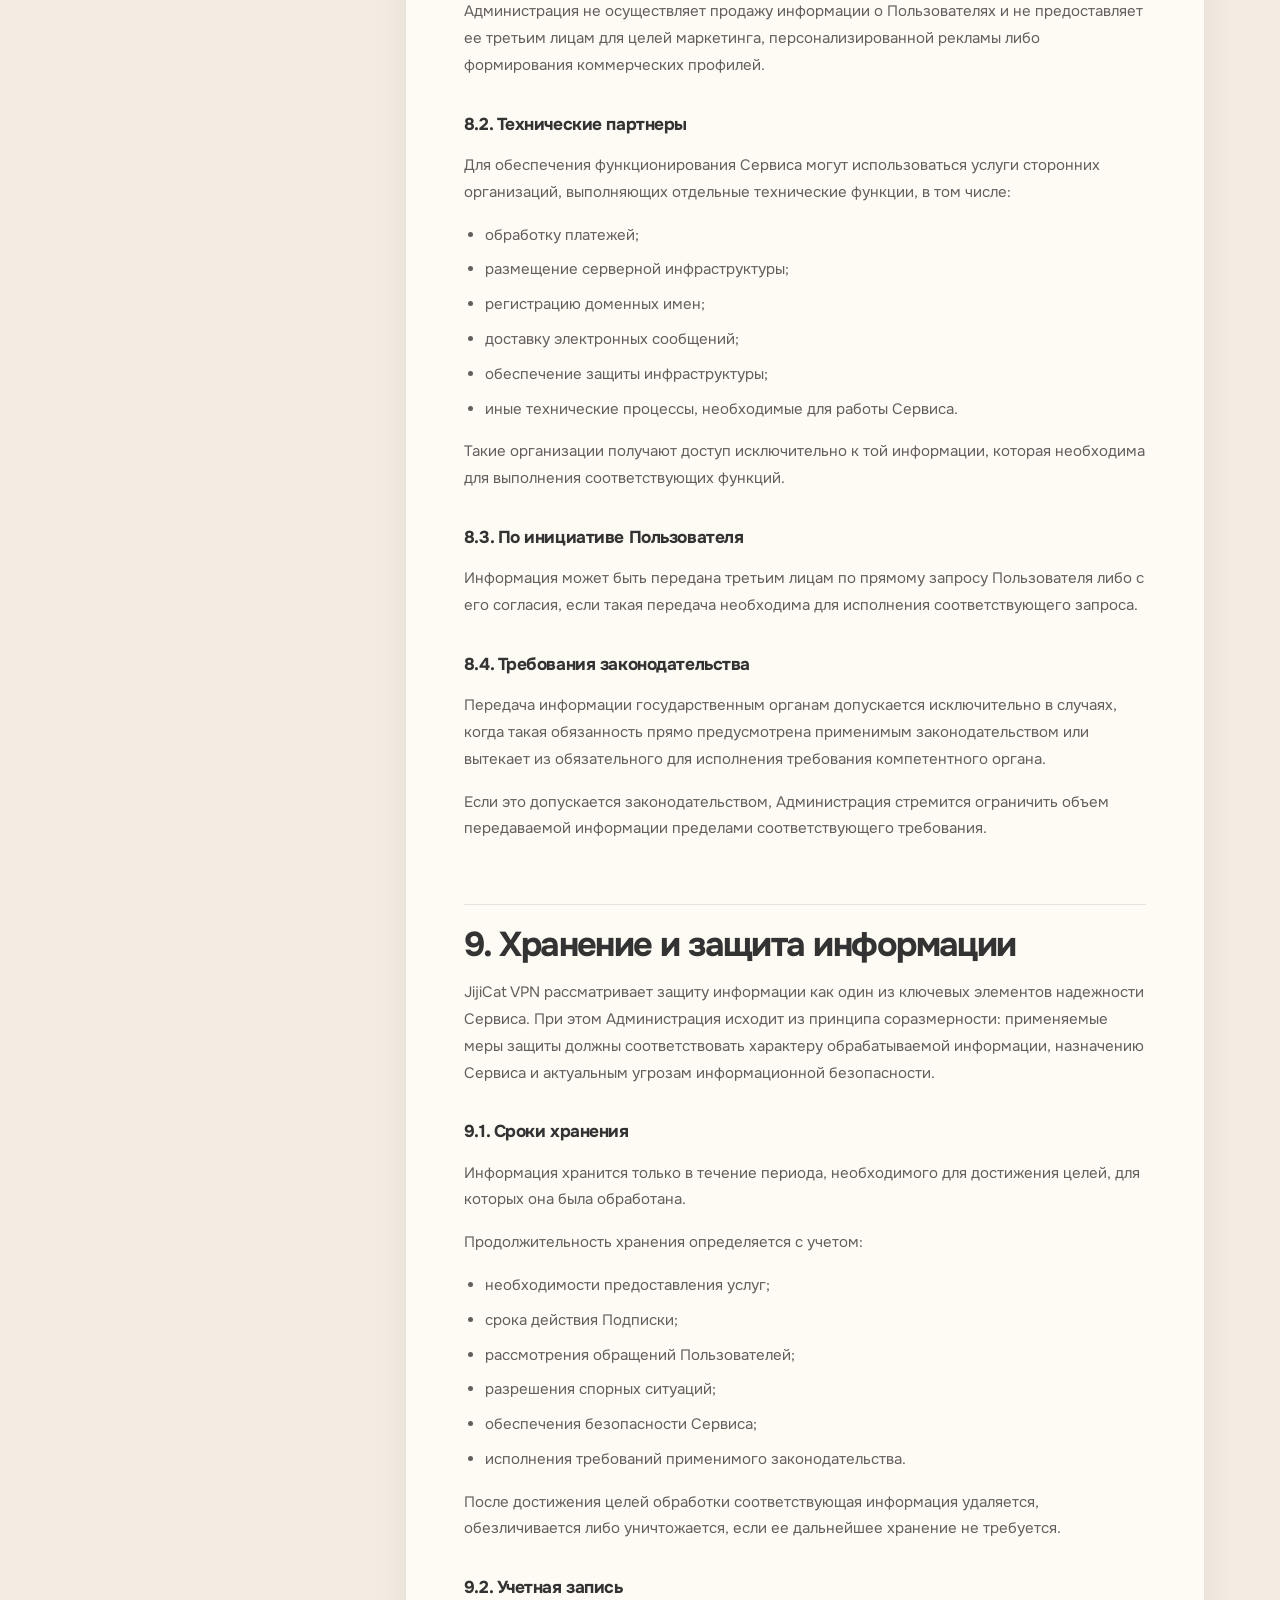
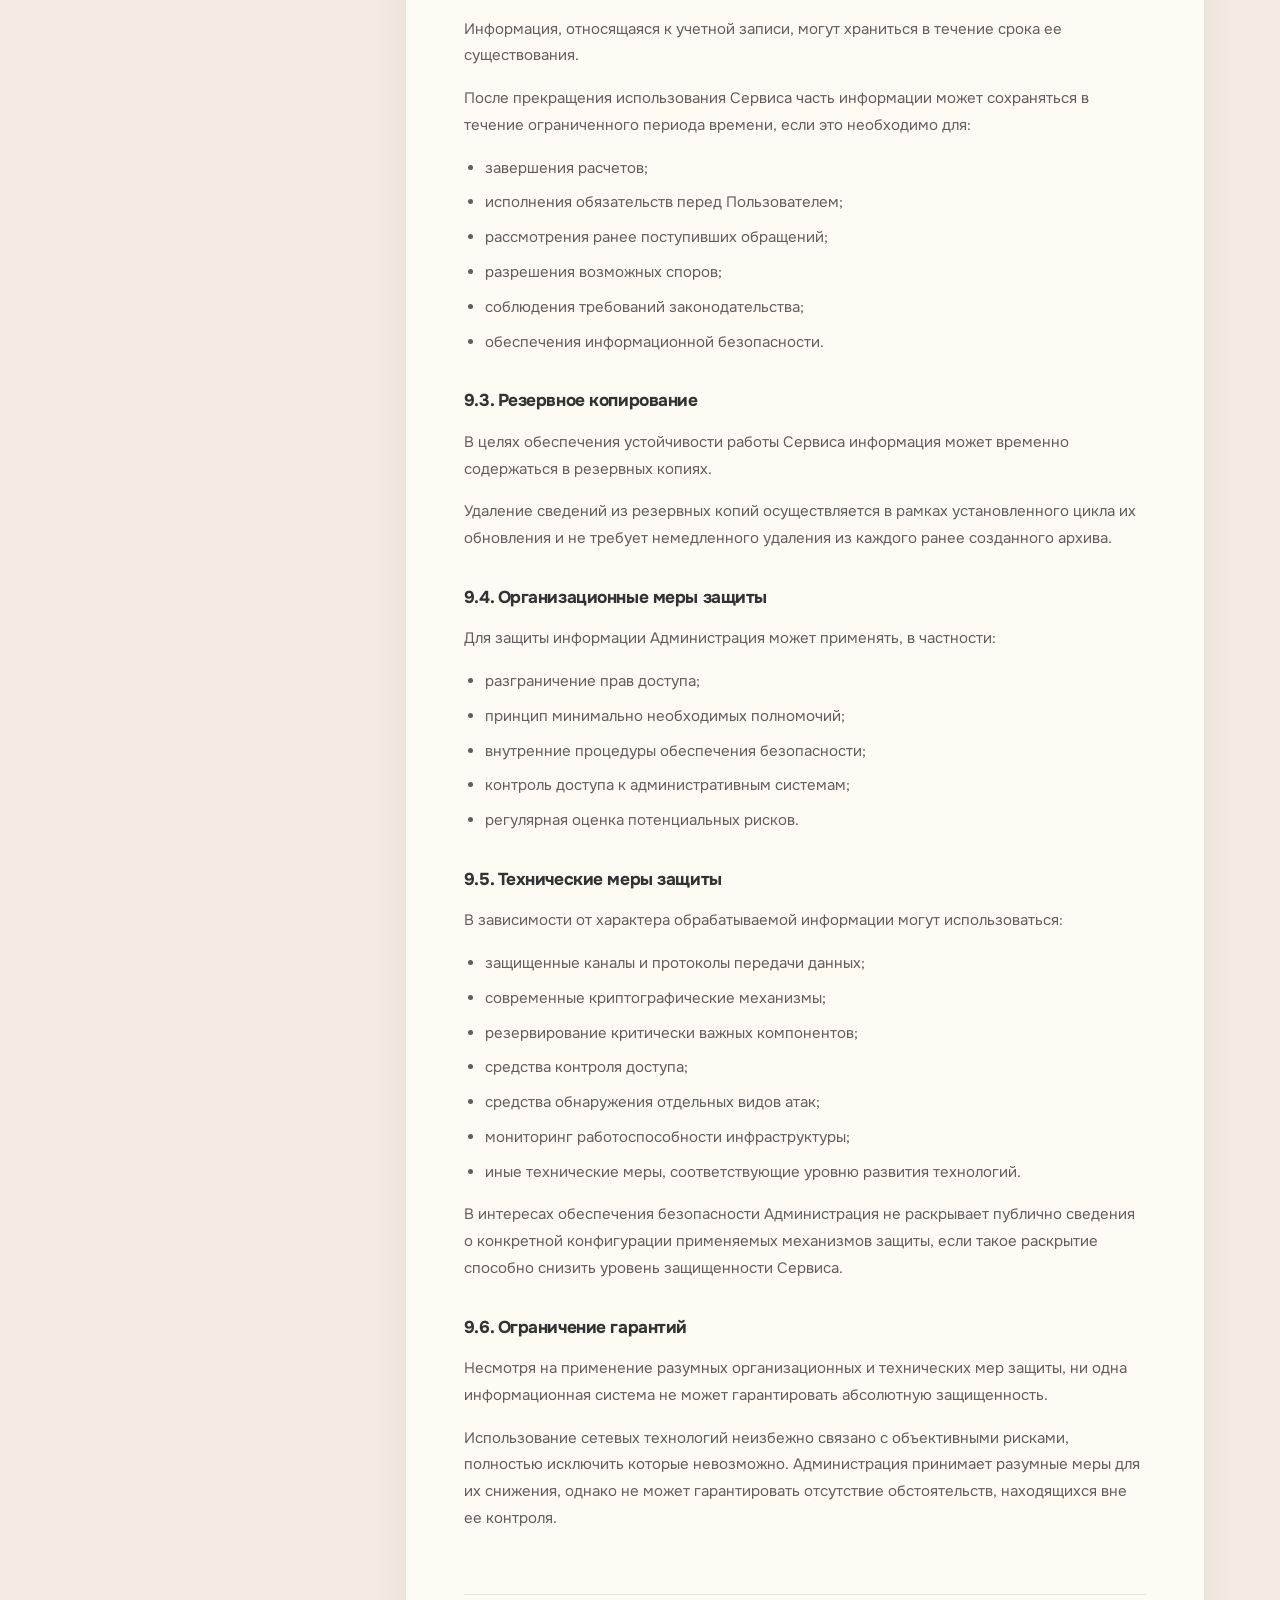
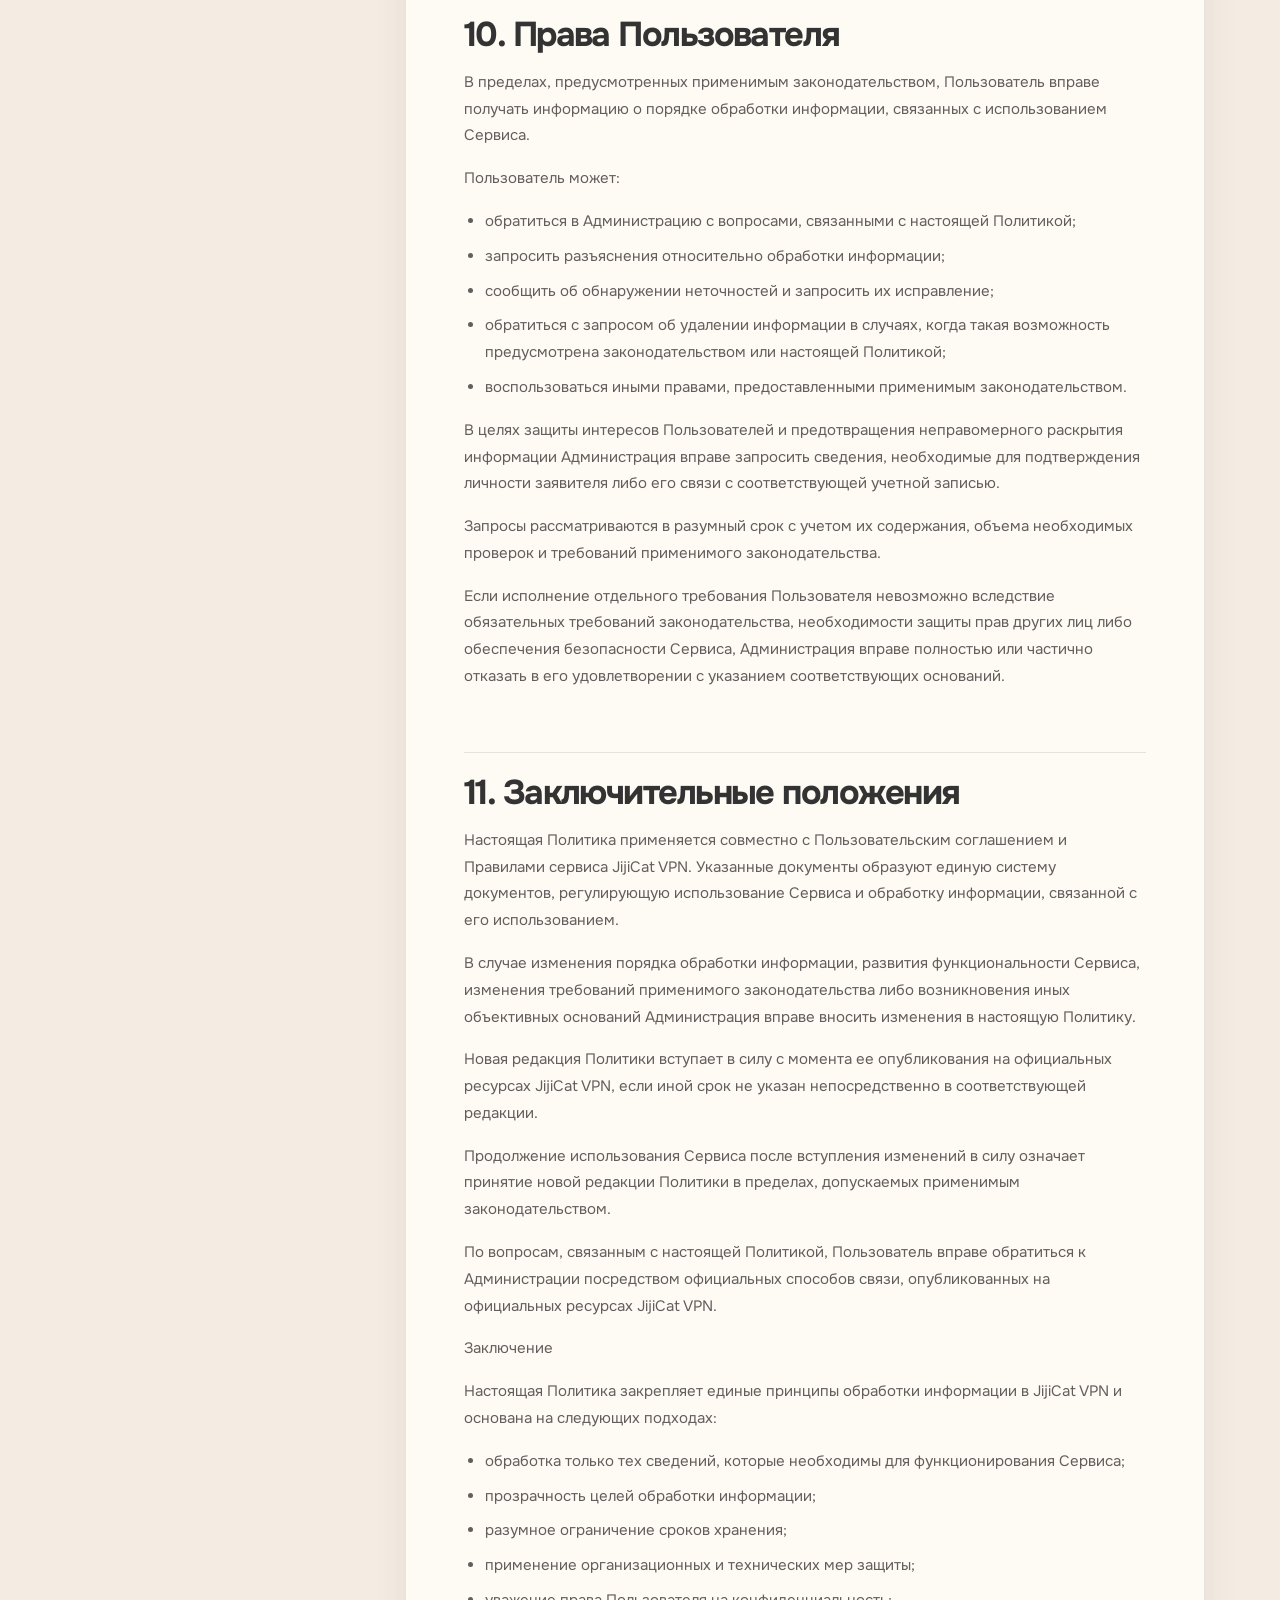
<file: legal/privacy.html>
<!DOCTYPE html>
<html lang="ru">
<head>
  <meta charset="utf-8">
  <meta name="viewport" content="width=device-width, initial-scale=1">
  <meta name="description" content="Политика конфиденциальности JijiCat VPN: принципы обработки, хранения и защиты информации.">
  <meta name="robots" content="index, follow">
  <meta name="theme-color" content="#F4ECE3" data-theme-color>
  <link rel="canonical" href="https://jijicat.link/legal/privacy.html">

  <meta property="og:title" content="Политика конфиденциальности — JijiCat VPN">
  <meta property="og:description" content="Принципы обработки и защиты информации в JijiCat VPN.">
  <meta property="og:image" content="https://jijicat.link/assets/social/jijicat-vpn-og.jpg">
  <meta property="og:image:width" content="1200">
  <meta property="og:image:height" content="630">
  <meta property="og:image:alt" content="Девушка и чёрный кот Дзидзи на фоне вечернего города">
  <meta property="og:type" content="article">
  <meta property="og:url" content="https://jijicat.link/legal/privacy.html">
  <meta property="og:locale" content="ru_RU">
  <meta property="og:site_name" content="JijiCat VPN">

  <link rel="icon" type="image/svg+xml" href="/favicon.svg?v=5.4">
  <link rel="icon" type="image/png" href="/favicon-96x96.png?v=5.4" sizes="96x96">
  <link rel="icon" type="image/png" href="/favicon-48x48.png?v=5.4" sizes="48x48">
  <link rel="icon" type="image/png" href="/favicon-32x32.png?v=5.4" sizes="32x32">
  <link rel="icon" type="image/png" href="/favicon-16x16.png?v=5.4" sizes="16x16">
  <link rel="shortcut icon" href="/favicon.ico?v=5.4">
  <link rel="apple-touch-icon" sizes="180x180" href="/apple-touch-icon.png?v=5.4">
  <meta name="apple-mobile-web-app-title" content="JijiCat VPN">
  <link rel="manifest" href="/site.webmanifest?v=5.4">
  <link rel="preload" as="font" href="/assets/fonts/onest-cyrillic.woff2" type="font/woff2" crossorigin>
  <link rel="stylesheet" href="/assets/css/styles.css?v=5.4">
  <link rel="stylesheet" href="/assets/css/print.css?v=5.4" media="print">
  <script>
    (() => {
      const root = document.documentElement;
      root.classList.add("js");
      let savedTheme = null;
      try { savedTheme = localStorage.getItem("jijicat-theme"); } catch (error) { /* Storage may be unavailable. */ }
      const theme = savedTheme === "light" || savedTheme === "dark"
        ? savedTheme
        : (window.matchMedia("(prefers-color-scheme: dark)").matches ? "dark" : "light");
      root.dataset.theme = theme;
      document.querySelector("[data-theme-color]")?.setAttribute("content", theme === "dark" ? "#171519" : "#F4ECE3");
    })();
  </script>
  <script src="/assets/js/scripts.js?v=5.4" defer></script>
  <title>Политика конфиденциальности — JijiCat VPN</title>
</head>
<body class="legal-page">
  <a class="skip-link" href="#main-content">Перейти к документу</a>
  <header class="site-header" data-site-header>
    <div class="header-inner shell">
      <a class="brand" href="/" aria-label="JijiCat VPN — на главную"><img src="/favicon.svg?v=5.4" width="38" height="38" alt=""><span>JijiCat VPN</span></a>
      <button class="nav-toggle" type="button" aria-expanded="false" aria-controls="primary-navigation" aria-label="Открыть меню" data-nav-toggle><span></span><span></span><span></span></button>
      <nav class="primary-nav" id="primary-navigation" aria-label="Навигация по документам" data-navigation>
        <a href="/">На главную</a>
        <a href="/legal/agreement.html">Соглашение</a>
        <a href="/legal/rules.html">Правила</a>
        <a href="/legal/privacy.html" aria-current="page">Конфиденциальность</a>
        <button class="theme-toggle" type="button" aria-pressed="false" aria-label="Включить тёмную тему" title="Включить тёмную тему" data-theme-toggle>
          <svg class="theme-icon theme-icon--moon" aria-hidden="true" viewBox="0 0 24 24"><path d="M20.2 15.1A8.6 8.6 0 0 1 8.9 3.8 8.7 8.7 0 1 0 20.2 15Z"/></svg>
          <svg class="theme-icon theme-icon--sun" aria-hidden="true" viewBox="0 0 24 24"><circle cx="12" cy="12" r="3.6"/><path d="M12 2.5v2M12 19.5v2M4.6 4.6 6 6M18 18l1.4 1.4M2.5 12h2M19.5 12h2M4.6 19.4 6 18M18 6l1.4-1.4"/></svg>
        </button>
        <a class="button button--small" href="https://telegram.dog/jijicatbot" target="_blank" rel="noopener noreferrer">Подключиться</a>
      </nav>
    </div>
  </header>

  <main id="main-content">
    <header class="legal-hero">
      <div class="legal-hero-inner shell">
        <div><p class="eyebrow"><span></span> Документы JijiCat</p><h1>Политика конфиденциальности JijiCat VPN</h1></div>
        <p class="legal-meta">Редакция от «4» июля 2026 г.</p>
      </div>
    </header>

    <section class="legal-main">
      <div class="shell">
        <details class="legal-toc--mobile">
          <summary>Оглавление</summary>
          <ul>
            <li><a href="#preamble">Преамбула</a></li>
            <li><a href="#general">1. Общие положения</a></li>
            <li><a href="#principles">2. Принципы обработки</a></li>
            <li><a href="#data">3. Какие сведения обрабатываются</a></li>
            <li><a href="#not-collected">4. Какие сведения не собираются</a></li>
            <li><a href="#purposes">5. Цели и основания обработки</a></li>
            <li><a href="#logs">6. Соединения и диагностика</a></li>
            <li><a href="#cookies">7. Файлы cookie</a></li>
            <li><a href="#third-parties">8. Передача третьим лицам</a></li>
            <li><a href="#storage">9. Хранение и защита</a></li>
            <li><a href="#user-rights">10. Права Пользователя</a></li>
            <li><a href="#final">11. Заключительные положения</a></li>
          </ul>
        </details>

        <div class="legal-layout">
          <nav class="legal-toc legal-toc--desktop" aria-label="Оглавление">
            <p class="legal-toc-title">Оглавление</p>
            <ul>
              <li><a href="#preamble">Преамбула</a></li>
              <li><a href="#general">1. Общие положения</a></li>
              <li><a href="#principles">2. Принципы обработки</a></li>
              <li><a href="#data">3. Какие сведения обрабатываются</a></li>
              <li><a href="#not-collected">4. Какие сведения не собираются</a></li>
              <li><a href="#purposes">5. Цели и основания обработки</a></li>
              <li><a href="#logs">6. Соединения и диагностика</a></li>
              <li><a href="#cookies">7. Файлы cookie</a></li>
              <li><a href="#third-parties">8. Передача третьим лицам</a></li>
              <li><a href="#storage">9. Хранение и защита</a></li>
              <li><a href="#user-rights">10. Права Пользователя</a></li>
              <li><a href="#final">11. Заключительные положения</a></li>
            </ul>
          </nav>

          <div>
            <article class="legal-document">
      <h2 id="preamble">Преамбула</h2>
      <p>Настоящая Политика конфиденциальности (далее — Политика) определяет принципы обработки и защиты информации, связанной с использованием сервиса JijiCat VPN (далее — Сервис).</p>
      <p>Политика является частью единой системы документов Сервиса и применяется совместно с Пользовательским соглашением и Правилами сервиса. Термины, используемые в настоящей Политике, имеют значения, установленные Пользовательским соглашением, если иное прямо не следует из содержания настоящего документа.</p>
      <p>Цель настоящей Политики — обеспечить прозрачное и понятное описание того, какие сведения могут обрабатываться при использовании Сервиса, для каких целей осуществляется такая обработка, каким образом обеспечивается защита информации и какими правами обладает Пользователь.</p>
      <p>JijiCat VPN придерживается принципа минимизации обрабатываемой информации. Сервис стремится обрабатывать только те сведения, которые действительно необходимы для предоставления услуг, обеспечения безопасности, исполнения обязательств перед Пользователями, рассмотрения обращений и соблюдения требований применимого законодательства.</p>
      <p>Настоящая Политика не предназначена для описания внутренних технических процессов, архитектуры Сервиса или используемых технологий в той степени, в которой такое описание не влияет на права и законные интересы Пользователей.</p>
      <p>Использование Сервиса означает, что Пользователь ознакомился с настоящей Политикой и принимает ее в объеме, предусмотренном Пользовательским соглашением и применимым законодательством.</p>
      <h2 id="general">1. Общие положения</h2>
      <p>1.1. Настоящая Политика применяется ко всем случаям использования JijiCat VPN независимо от способа доступа к Сервису, используемого устройства, программного обеспечения или местонахождения Пользователя.</p>
      <p>1.2. Политика регулирует обработку информации, которая может быть получена при:</p>
      <ul>
        <li>использовании Сервиса и предусмотренных им средств доступа;</li>
        <li>оформлении, продлении и использовании Подписки;</li>
        <li>обращении в службу поддержки;</li>
        <li>использовании официальных ресурсов и интерфейсов управления Сервисом;</li>
        <li>взаимодействии Пользователя с Администрацией;</li>
        <li>использовании программного обеспечения и иных компонентов JijiCat VPN.</li>
      </ul>
      <p>1.3. Настоящая Политика распространяется исключительно на JijiCat VPN и не регулирует порядок обработки информации сторонними организациями, сервисами или интернет-ресурсами, даже если переход к ним осуществляется с использованием ссылок, размещенных на официальных ресурсах Сервиса.</p>
      <p>Администрация не несет ответственности за содержание и политику конфиденциальности таких ресурсов. Пользователю рекомендуется самостоятельно ознакомиться с документами соответствующих организаций.</p>
      <p>1.4. Если отдельные положения настоящей Политики вступают в противоречие с обязательными требованиями применимого законодательства, применяются соответствующие нормы законодательства только в пределах такого противоречия. Остальные положения Политики продолжают действовать без изменений.</p>
      <h2 id="principles">2. Принципы обработки информации</h2>
      <p>При обработке информации JijiCat VPN руководствуется следующими принципами.</p>
      <h3>Законность</h3>
      <p>Обработка осуществляется только при наличии соответствующих правовых оснований и исключительно для достижения целей, связанных с предоставлением и развитием Сервиса.</p>
      <h3>Минимизация</h3>
      <p>Обрабатывается только тот объем информации, который объективно необходим для выполнения конкретной задачи.</p>
      <p>Сервис не стремится получать сведения, не связанные с предоставлением услуг или обеспечением безопасности.</p>
      <h3>Ограничение целей</h3>
      <p>Информация используется только для целей, указанных в настоящей Политике, Пользовательском соглашении либо предусмотренных применимым законодательством.</p>
      <p>Использование информации в иных целях допускается только при наличии соответствующего правового основания.</p>
      <h3>Актуальность</h3>
      <p>При наличии такой возможности Администрация принимает разумные меры для поддержания актуальности обрабатываемой информации и исправления выявленных неточностей.</p>
      <h3>Ограничение срока хранения</h3>
      <p>Информация хранится только в течение периода, необходимого для достижения целей ее обработки либо исполнения требований законодательства.</p>
      <p>После достижения целей обработки сведения удаляются, обезличиваются либо уничтожаются, если дальнейшее хранение не требуется.</p>
      <h3>Конфиденциальность</h3>
      <p>Доступ к информации предоставляется только тем лицам, которым такой доступ объективно необходим для исполнения соответствующих обязанностей.</p>
      <h3>Безопасность</h3>
      <p>Администрация принимает разумные организационные и технические меры, направленные на защиту информации от неправомерного доступа, изменения, уничтожения, раскрытия, блокирования либо иных неправомерных действий.</p>
      <h2 id="data">3. Какие сведения могут обрабатываться</h2>
      <p>Состав обрабатываемой информации зависит от характера использования Сервиса.</p>
      <h3>3.1. Сведения о Подписке и средствах доступа</h3>
      <p>Для предоставления доступа к Сервису могут обрабатываться сведения, необходимые для функционирования учетной записи, в том числе:</p>
      <ul>
        <li>идентификатор учетной записи;</li>
        <li>адрес электронной почты (если используется);</li>
        <li>имя пользователя или выбранный псевдоним (если используется);</li>
        <li>сведения о состоянии Подписки;</li>
        <li>срок действия Подписки;</li>
        <li>технические идентификаторы, необходимые для предоставления услуг.</li>
      </ul>
      <h3>3.2. Информация, связанная с оплатой</h3>
      <p>При приобретении или продлении Подписки может обрабатываться информация, необходимая для подтверждения факта оплаты и предоставления соответствующего доступа.</p>
      <p>Такая информация может включать:</p>
      <ul>
        <li>статус платежа;</li>
        <li>дату оплаты;</li>
        <li>выбранный тариф;</li>
        <li>срок действия Подписки;</li>
        <li>идентификатор платежной операции;</li>
        <li>иные сведения, необходимые для учета произведенной оплаты.</li>
      </ul>
      <p>Если обработка платежей осуществляется сторонними платежными операторами, реквизиты банковских карт и иные платежные данные обрабатываются такими организациями в соответствии с их собственными правилами и политиками.</p>
      <h3>3.3. Обращения Пользователя</h3>
      <p>При обращении в службу поддержки могут обрабатываться сведения, добровольно предоставленные Пользователем.</p>
      <p>К ним могут относиться:</p>
      <ul>
        <li>текст обращения;</li>
        <li>история переписки;</li>
        <li>приложенные файлы;</li>
        <li>изображения;</li>
        <li>журналы диагностики;</li>
        <li>сведения о возникшей проблеме;</li>
        <li>иная информация, самостоятельно предоставленная Пользователем.</li>
      </ul>
      <p>Администрация рекомендует не включать в обращения сведения, не относящиеся к рассматриваемому вопросу, если их предоставление не требуется для рассмотрения обращения.</p>
      <h3>3.4. Техническая информация</h3>
      <p>Для обеспечения функционирования Сервиса и устранения неисправностей может обрабатываться техническая информация, включая сведения:</p>
      <ul>
        <li>о версии программного обеспечения;</li>
        <li>о совместимости клиента;</li>
        <li>о технических параметрах подключения;</li>
        <li>об ошибках, возникающих при использовании Сервиса;</li>
        <li>о работе отдельных компонентов инфраструктуры;</li>
        <li>иные сведения, необходимые для диагностики неисправностей и обеспечения безопасности Сервиса.</li>
      </ul>
      <p>Объем такой информации определяется характером возникшей ситуации и используемыми компонентами Сервиса.</p>
      <h2 id="not-collected">4. Какие сведения Сервис не собирает</h2>
      <p>JijiCat VPN не рассматривает сбор информации как самостоятельную цель своей деятельности.</p>
      <p>Если обработка определенных сведений не требуется для предоставления услуг, обеспечения безопасности либо исполнения требований законодательства, такая информация не собирается.</p>
      <p>В частности, Сервис не предназначен для целенаправленного сбора:</p>
      <ul>
        <li>истории посещения интернет-ресурсов;</li>
        <li>содержимого передаваемого Пользователем сетевого трафика;</li>
        <li>содержимого переписки;</li>
        <li>содержимого электронных писем;</li>
        <li>содержимого файлов Пользователя;</li>
        <li>содержимого голосовых или видеосообщений;</li>
        <li>вводимых Пользователем паролей;</li>
        <li>полных реквизитов банковских карт;</li>
        <li>иной информации, не связанной с предоставлением услуг JijiCat VPN.</li>
      </ul>
      <p>Настоящее положение не исключает автоматическое формирование технической информации, автоматически формируемой оборудованием, программным обеспечением или компонентами инфраструктуры в процессе их нормального функционирования. Порядок обработки такой информации определяется настоящей Политикой.</p>
      <h2 id="purposes">5. Цели и правовые основания обработки информации</h2>
      <p>JijiCat VPN осуществляет обработку информации только при наличии законных оснований и исключительно в объеме, необходимом для достижения определенных и понятных целей.</p>
      <p>Обработка информации не осуществляется в целях накопления сведений о Пользователях и не используется для формирования коммерческих профилей или анализа поведения Пользователей за пределами официальных ресурсов Сервиса.</p>
      <h3>5.1. Предоставление услуг</h3>
      <p>Информация обрабатывается для:</p>
      <ul>
        <li>регистрации и обслуживания учетной записи;</li>
        <li>предоставления доступа к Подписке;</li>
        <li>управления сроком действия Подписки;</li>
        <li>предоставления параметров подключения;</li>
        <li>синхронизации состояния учетной записи между компонентами Сервиса;</li>
        <li>восстановления доступа при необходимости;</li>
        <li>обеспечения непрерывного предоставления услуг.</li>
      </ul>
      <h3>5.2. Исполнение обязательств</h3>
      <p>Информация обрабатывается в целях исполнения Пользовательского соглашения, настоящей Политики и иных документов, регулирующих использование Сервиса.</p>
      <p>Это включает:</p>
      <ul>
        <li>предоставление оплаченных услуг;</li>
        <li>рассмотрение обращений;</li>
        <li>разрешение спорных ситуаций;</li>
        <li>исполнение требований законодательства;</li>
        <li>защиту законных интересов Пользователей и Администрации.</li>
      </ul>
      <h3>5.3. Обеспечение безопасности</h3>
      <p>Информация может использоваться для:</p>
      <ul>
        <li>предотвращения несанкционированного доступа;</li>
        <li>выявления попыток злоупотребления Сервисом;</li>
        <li>защиты инфраструктуры;</li>
        <li>расследования инцидентов информационной безопасности;</li>
        <li>предотвращения мошеннических действий;</li>
        <li>восстановления работоспособности Сервиса после технических сбоев.</li>
      </ul>
      <h3>5.4. Развитие Сервиса</h3>
      <p>Обобщенная и (или) техническая информация может использоваться для:</p>
      <ul>
        <li>повышения стабильности;</li>
        <li>устранения ошибок;</li>
        <li>анализа совместимости;</li>
        <li>улучшения производительности;</li>
        <li>совершенствования отдельных функций Сервиса.</li>
      </ul>
      <p>По возможности для этих целей используются обезличенные или агрегированные сведения.</p>
      <h3>5.5. Правовые основания обработки</h3>
      <p>Основаниями обработки информации являются:</p>
      <ul>
        <li>использование Пользователем Сервиса;</li>
        <li>исполнение Пользовательского соглашения;</li>
        <li>исполнение настоящей Политики;</li>
        <li>добровольное предоставление информации Пользователем;</li>
        <li>необходимость обеспечения безопасности Сервиса;</li>
        <li>исполнение обязанностей, установленных применимым законодательством;</li>
        <li>защита законных интересов Администрации и Пользователей в пределах, допускаемых законодательством.</li>
      </ul>
      <h2 id="logs">6. VPN-соединения, технические журналы и диагностика</h2>
      <p>Особенности функционирования VPN-сервисов предполагают использование технической инфраструктуры, в процессе функционирования которой может формироваться диагностическая информация.</p>
      <p>JijiCat VPN придерживается принципа минимизации обработки такой информации и использует ее исключительно для обеспечения стабильной и безопасной работы Сервиса.</p>
      <h3>6.1. Принцип минимального журналирования</h3>
      <p>Администрация не использует технические журналы для изучения содержания интернет-трафика Пользователей, анализа посещаемых ими ресурсов либо формирования пользовательских профилей.</p>
      <p>Журналирование осуществляется только в объеме, необходимом для:</p>
      <ul>
        <li>обеспечения работоспособности инфраструктуры;</li>
        <li>выявления и устранения технических неисправностей;</li>
        <li>предотвращения злоупотреблений;</li>
        <li>расследования инцидентов информационной безопасности;</li>
        <li>защиты Сервиса и его Пользователей.</li>
      </ul>
      <h3>6.2. Технические журналы</h3>
      <p>В зависимости от используемых компонентов инфраструктуры могут автоматически формироваться журналы, содержащие техническую информацию, необходимую для эксплуатации Сервиса.</p>
      <p>Такие журналы могут включать сведения о:</p>
      <ul>
        <li>работе серверного оборудования;</li>
        <li>состоянии программных компонентов;</li>
        <li>возникновении ошибок;</li>
        <li>успешности либо неуспешности отдельных технических операций;</li>
        <li>событиях, влияющих на работоспособность инфраструктуры.</li>
      </ul>
      <p>Состав и объем технических журналов определяются особенностями используемого программного обеспечения и могут изменяться по мере развития Сервиса.</p>
      <h3>6.3. Диагностическая информация</h3>
      <p>При обращении в службу поддержки Пользователь может добровольно предоставить дополнительную техническую информацию, необходимую для анализа возникшей проблемы.</p>
      <p>К такой информации могут относиться:</p>
      <ul>
        <li>журналы клиента;</li>
        <li>сообщения об ошибках;</li>
        <li>снимки экрана;</li>
        <li>диагностические файлы;</li>
        <li>сведения о версии программного обеспечения;</li>
        <li>конфигурационные параметры;</li>
        <li>иные материалы, предоставленные Пользователем.</li>
      </ul>
      <p>Такая информация используется исключительно для рассмотрения соответствующего обращения и не обрабатывается в целях, не связанных с его разрешением.</p>
      <h2 id="cookies">7. Файлы cookie и аналогичные технологии</h2>
      <p>При использовании официальных веб-ресурсов JijiCat VPN могут использоваться файлы cookie и иные технологии локального хранения данных, необходимые для корректной работы соответствующих ресурсов. На отдельных официальных ресурсах JijiCat VPN использование cookie может отсутствовать полностью.</p>
      <h3>7.1. Назначение</h3>
      <p>Такие технологии могут использоваться для:</p>
      <ul>
        <li>поддержания сеанса Пользователя;</li>
        <li>сохранения отдельных настроек;</li>
        <li>обеспечения безопасности;</li>
        <li>корректной работы интерфейса;</li>
        <li>защиты от некоторых видов автоматизированных атак.</li>
      </ul>
      <h3>7.2. Ограничение использования</h3>
      <p>JijiCat VPN не использует файлы cookie и аналогичные технологии для создания детализированных профилей Пользователей или отслеживания их действий за пределами официальных ресурсов Сервиса.</p>
      <p>Использование подобных технологий ограничивается задачами, связанными с функционированием, безопасностью и удобством использования Сервиса.</p>
      <h3>7.3. Управление настройками</h3>
      <p>Пользователь вправе самостоятельно управлять использованием cookie средствами своего браузера.</p>
      <p>Следует учитывать, что отключение отдельных технологий хранения данных может повлиять на корректность работы некоторых функций официальных ресурсов JijiCat VPN.</p>
      <h2 id="third-parties">8. Передача информации третьим лицам</h2>
      <p>JijiCat VPN придерживается принципа максимального ограничения передачи информации третьим лицам.</p>
      <p>Передача сведений осуществляется только при наличии законных оснований и исключительно в объеме, необходимом для достижения соответствующей цели.</p>
      <h3>8.1. Общий принцип</h3>
      <p>Администрация не осуществляет продажу информации о Пользователях и не предоставляет ее третьим лицам для целей маркетинга, персонализированной рекламы либо формирования коммерческих профилей.</p>
      <h3>8.2. Технические партнеры</h3>
      <p>Для обеспечения функционирования Сервиса могут использоваться услуги сторонних организаций, выполняющих отдельные технические функции, в том числе:</p>
      <ul>
        <li>обработку платежей;</li>
        <li>размещение серверной инфраструктуры;</li>
        <li>регистрацию доменных имен;</li>
        <li>доставку электронных сообщений;</li>
        <li>обеспечение защиты инфраструктуры;</li>
        <li>иные технические процессы, необходимые для работы Сервиса.</li>
      </ul>
      <p>Такие организации получают доступ исключительно к той информации, которая необходима для выполнения соответствующих функций.</p>
      <h3>8.3. По инициативе Пользователя</h3>
      <p>Информация может быть передана третьим лицам по прямому запросу Пользователя либо с его согласия, если такая передача необходима для исполнения соответствующего запроса.</p>
      <h3>8.4. Требования законодательства</h3>
      <p>Передача информации государственным органам допускается исключительно в случаях, когда такая обязанность прямо предусмотрена применимым законодательством или вытекает из обязательного для исполнения требования компетентного органа.</p>
      <p>Если это допускается законодательством, Администрация стремится ограничить объем передаваемой информации пределами соответствующего требования.</p>
      <h2 id="storage">9. Хранение и защита информации</h2>
      <p>JijiCat VPN рассматривает защиту информации как один из ключевых элементов надежности Сервиса. При этом Администрация исходит из принципа соразмерности: применяемые меры защиты должны соответствовать характеру обрабатываемой информации, назначению Сервиса и актуальным угрозам информационной безопасности.</p>
      <h3>9.1. Сроки хранения</h3>
      <p>Информация хранится только в течение периода, необходимого для достижения целей, для которых она была обработана.</p>
      <p>Продолжительность хранения определяется с учетом:</p>
      <ul>
        <li>необходимости предоставления услуг;</li>
        <li>срока действия Подписки;</li>
        <li>рассмотрения обращений Пользователей;</li>
        <li>разрешения спорных ситуаций;</li>
        <li>обеспечения безопасности Сервиса;</li>
        <li>исполнения требований применимого законодательства.</li>
      </ul>
      <p>После достижения целей обработки соответствующая информация удаляется, обезличивается либо уничтожается, если ее дальнейшее хранение не требуется.</p>
      <h3>9.2. Учетная запись</h3>
      <p>Информация, относящаяся к учетной записи, могут храниться в течение срока ее существования.</p>
      <p>После прекращения использования Сервиса часть информации может сохраняться в течение ограниченного периода времени, если это необходимо для:</p>
      <ul>
        <li>завершения расчетов;</li>
        <li>исполнения обязательств перед Пользователем;</li>
        <li>рассмотрения ранее поступивших обращений;</li>
        <li>разрешения возможных споров;</li>
        <li>соблюдения требований законодательства;</li>
        <li>обеспечения информационной безопасности.</li>
      </ul>
      <h3>9.3. Резервное копирование</h3>
      <p>В целях обеспечения устойчивости работы Сервиса информация может временно содержаться в резервных копиях.</p>
      <p>Удаление сведений из резервных копий осуществляется в рамках установленного цикла их обновления и не требует немедленного удаления из каждого ранее созданного архива.</p>
      <h3>9.4. Организационные меры защиты</h3>
      <p>Для защиты информации Администрация может применять, в частности:</p>
      <ul>
        <li>разграничение прав доступа;</li>
        <li>принцип минимально необходимых полномочий;</li>
        <li>внутренние процедуры обеспечения безопасности;</li>
        <li>контроль доступа к административным системам;</li>
        <li>регулярная оценка потенциальных рисков.</li>
      </ul>
      <h3>9.5. Технические меры защиты</h3>
      <p>В зависимости от характера обрабатываемой информации могут использоваться:</p>
      <ul>
        <li>защищенные каналы и протоколы передачи данных;</li>
        <li>современные криптографические механизмы;</li>
        <li>резервирование критически важных компонентов;</li>
        <li>средства контроля доступа;</li>
        <li>средства обнаружения отдельных видов атак;</li>
        <li>мониторинг работоспособности инфраструктуры;</li>
        <li>иные технические меры, соответствующие уровню развития технологий.</li>
      </ul>
      <p>В интересах обеспечения безопасности Администрация не раскрывает публично сведения о конкретной конфигурации применяемых механизмов защиты, если такое раскрытие способно снизить уровень защищенности Сервиса.</p>
      <h3>9.6. Ограничение гарантий</h3>
      <p>Несмотря на применение разумных организационных и технических мер защиты, ни одна информационная система не может гарантировать абсолютную защищенность.</p>
      <p>Использование сетевых технологий неизбежно связано с объективными рисками, полностью исключить которые невозможно. Администрация принимает разумные меры для их снижения, однако не может гарантировать отсутствие обстоятельств, находящихся вне ее контроля.</p>
      <h2 id="user-rights">10. Права Пользователя</h2>
      <p>В пределах, предусмотренных применимым законодательством, Пользователь вправе получать информацию о порядке обработки информации, связанных с использованием Сервиса.</p>
      <p>Пользователь может:</p>
      <ul>
        <li>обратиться в Администрацию с вопросами, связанными с настоящей Политикой;</li>
        <li>запросить разъяснения относительно обработки информации;</li>
        <li>сообщить об обнаружении неточностей и запросить их исправление;</li>
        <li>обратиться с запросом об удалении информации в случаях, когда такая возможность предусмотрена законодательством или настоящей Политикой;</li>
        <li>воспользоваться иными правами, предоставленными применимым законодательством.</li>
      </ul>
      <p>В целях защиты интересов Пользователей и предотвращения неправомерного раскрытия информации Администрация вправе запросить сведения, необходимые для подтверждения личности заявителя либо его связи с соответствующей учетной записью.</p>
      <p>Запросы рассматриваются в разумный срок с учетом их содержания, объема необходимых проверок и требований применимого законодательства.</p>
      <p>Если исполнение отдельного требования Пользователя невозможно вследствие обязательных требований законодательства, необходимости защиты прав других лиц либо обеспечения безопасности Сервиса, Администрация вправе полностью или частично отказать в его удовлетворении с указанием соответствующих оснований.</p>
      <h2 id="final">11. Заключительные положения</h2>
      <p>Настоящая Политика применяется совместно с Пользовательским соглашением и Правилами сервиса JijiCat VPN. Указанные документы образуют единую систему документов, регулирующую использование Сервиса и обработку информации, связанной с его использованием.</p>
      <p>В случае изменения порядка обработки информации, развития функциональности Сервиса, изменения требований применимого законодательства либо возникновения иных объективных оснований Администрация вправе вносить изменения в настоящую Политику.</p>
      <p>Новая редакция Политики вступает в силу с момента ее опубликования на официальных ресурсах JijiCat VPN, если иной срок не указан непосредственно в соответствующей редакции.</p>
      <p>Продолжение использования Сервиса после вступления изменений в силу означает принятие новой редакции Политики в пределах, допускаемых применимым законодательством.</p>
      <p>По вопросам, связанным с настоящей Политикой, Пользователь вправе обратиться к Администрации посредством официальных способов связи, опубликованных на официальных ресурсах JijiCat VPN.</p>
      <p>Заключение</p>
      <p>Настоящая Политика закрепляет единые принципы обработки информации в JijiCat VPN и основана на следующих подходах:</p>
      <ul>
        <li>обработка только тех сведений, которые необходимы для функционирования Сервиса;</li>
        <li>прозрачность целей обработки информации;</li>
        <li>разумное ограничение сроков хранения;</li>
        <li>применение организационных и технических мер защиты;</li>
        <li>уважение права Пользователя на конфиденциальность;</li>
        <li>соблюдение требований применимого законодательства.</li>
      </ul>
      <p>JijiCat VPN стремится развивать Сервис таким образом, чтобы вопросы обработки информации оставались понятными, предсказуемыми и соразмерными задачам, для которых соответствующая информация действительно необходима.</p>
            </article>
            <nav class="legal-related" aria-label="Другие документы">
              <a href="/legal/agreement.html">Пользовательское соглашение <span>→</span></a>
              <a href="/legal/rules.html">Правила сервиса <span>→</span></a>
              <a href="/legal/privacy.html" aria-current="page">Политика конфиденциальности <span>•</span></a>
            </nav>
          </div>
        </div>
      </div>
    </section>
  </main>

  <footer class="site-footer">
    <div class="shell footer-top">
      <a class="brand brand--footer" href="/" aria-label="JijiCat VPN — на главную"><img src="/favicon.svg?v=5.4" width="42" height="42" alt=""><span>JijiCat VPN</span></a>
      <nav class="footer-nav" aria-label="Юридические документы"><a href="/legal/agreement.html">Пользовательское соглашение</a><a href="/legal/rules.html">Правила сервиса</a><a href="/legal/privacy.html">Политика конфиденциальности</a></nav>
    </div>
    <div class="shell footer-bottom"><p>© <span data-current-year>2026</span> JijiCat VPN</p><p class="footer-note">Спокойного маршрута <span aria-hidden="true">🐾</span></p></div>
  </footer>
</body>
</html>
</file>
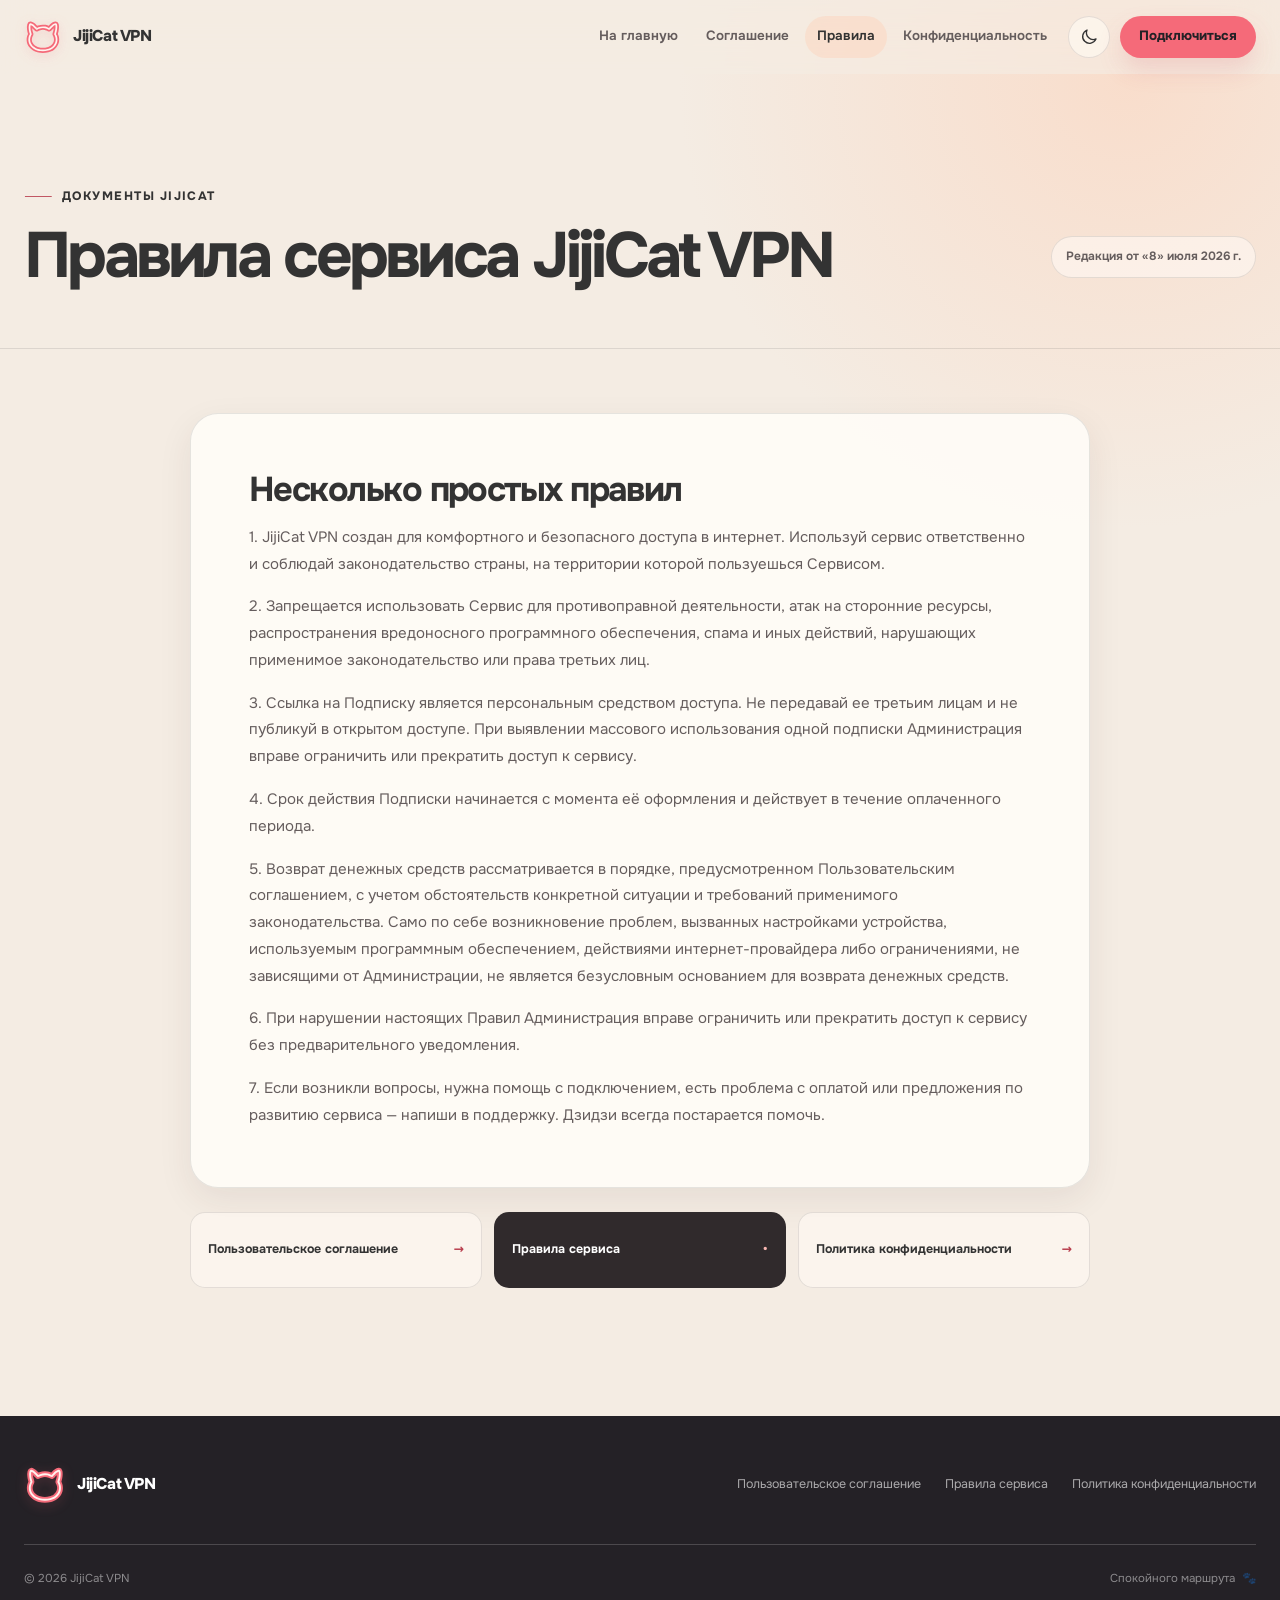
<file: legal/rules.html>
<!DOCTYPE html>
<html lang="ru">
<head>
  <meta charset="utf-8">
  <meta name="viewport" content="width=device-width, initial-scale=1">
  <meta name="description" content="Правила сервиса JijiCat VPN: допустимое использование, персональный доступ и помощь с подключением.">
  <meta name="robots" content="index, follow">
  <meta name="theme-color" content="#F4ECE3" data-theme-color>
  <link rel="canonical" href="https://jijicat.link/legal/rules.html">

  <meta property="og:title" content="Правила сервиса — JijiCat VPN">
  <meta property="og:description" content="Короткие правила ответственного использования JijiCat VPN.">
  <meta property="og:image" content="https://jijicat.link/assets/social/jijicat-vpn-og.jpg">
  <meta property="og:image:width" content="1200">
  <meta property="og:image:height" content="630">
  <meta property="og:image:alt" content="Девушка и чёрный кот Дзидзи на фоне вечернего города">
  <meta property="og:type" content="article">
  <meta property="og:url" content="https://jijicat.link/legal/rules.html">
  <meta property="og:locale" content="ru_RU">
  <meta property="og:site_name" content="JijiCat VPN">

  <link rel="icon" type="image/svg+xml" href="/favicon.svg?v=5.4">
  <link rel="icon" type="image/png" href="/favicon-96x96.png?v=5.4" sizes="96x96">
  <link rel="icon" type="image/png" href="/favicon-48x48.png?v=5.4" sizes="48x48">
  <link rel="icon" type="image/png" href="/favicon-32x32.png?v=5.4" sizes="32x32">
  <link rel="icon" type="image/png" href="/favicon-16x16.png?v=5.4" sizes="16x16">
  <link rel="shortcut icon" href="/favicon.ico?v=5.4">
  <link rel="apple-touch-icon" sizes="180x180" href="/apple-touch-icon.png?v=5.4">
  <meta name="apple-mobile-web-app-title" content="JijiCat VPN">
  <link rel="manifest" href="/site.webmanifest?v=5.4">
  <link rel="preload" as="font" href="/assets/fonts/onest-cyrillic.woff2" type="font/woff2" crossorigin>
  <link rel="stylesheet" href="/assets/css/styles.css?v=5.4">
  <link rel="stylesheet" href="/assets/css/print.css?v=5.4" media="print">
  <script>
    (() => {
      const root = document.documentElement;
      root.classList.add("js");
      let savedTheme = null;
      try { savedTheme = localStorage.getItem("jijicat-theme"); } catch (error) { /* Storage may be unavailable. */ }
      const theme = savedTheme === "light" || savedTheme === "dark"
        ? savedTheme
        : (window.matchMedia("(prefers-color-scheme: dark)").matches ? "dark" : "light");
      root.dataset.theme = theme;
      document.querySelector("[data-theme-color]")?.setAttribute("content", theme === "dark" ? "#171519" : "#F4ECE3");
    })();
  </script>
  <script src="/assets/js/scripts.js?v=5.4" defer></script>
  <title>Правила сервиса — JijiCat VPN</title>
</head>
<body class="legal-page">
  <a class="skip-link" href="#main-content">Перейти к документу</a>
  <header class="site-header" data-site-header>
    <div class="header-inner shell">
      <a class="brand" href="/" aria-label="JijiCat VPN — на главную"><img src="/favicon.svg?v=5.4" width="38" height="38" alt=""><span>JijiCat VPN</span></a>
      <button class="nav-toggle" type="button" aria-expanded="false" aria-controls="primary-navigation" aria-label="Открыть меню" data-nav-toggle><span></span><span></span><span></span></button>
      <nav class="primary-nav" id="primary-navigation" aria-label="Навигация по документам" data-navigation>
        <a href="/">На главную</a>
        <a href="/legal/agreement.html">Соглашение</a>
        <a href="/legal/rules.html" aria-current="page">Правила</a>
        <a href="/legal/privacy.html">Конфиденциальность</a>
        <button class="theme-toggle" type="button" aria-pressed="false" aria-label="Включить тёмную тему" title="Включить тёмную тему" data-theme-toggle>
          <svg class="theme-icon theme-icon--moon" aria-hidden="true" viewBox="0 0 24 24"><path d="M20.2 15.1A8.6 8.6 0 0 1 8.9 3.8 8.7 8.7 0 1 0 20.2 15Z"/></svg>
          <svg class="theme-icon theme-icon--sun" aria-hidden="true" viewBox="0 0 24 24"><circle cx="12" cy="12" r="3.6"/><path d="M12 2.5v2M12 19.5v2M4.6 4.6 6 6M18 18l1.4 1.4M2.5 12h2M19.5 12h2M4.6 19.4 6 18M18 6l1.4-1.4"/></svg>
        </button>
        <a class="button button--small" href="https://telegram.dog/jijicatbot" target="_blank" rel="noopener noreferrer">Подключиться</a>
      </nav>
    </div>
  </header>

  <main id="main-content">
    <header class="legal-hero">
      <div class="legal-hero-inner shell">
        <div><p class="eyebrow"><span></span> Документы JijiCat</p><h1>Правила сервиса JijiCat VPN</h1></div>
        <p class="legal-meta">Редакция от «8» июля 2026 г.</p>
      </div>
    </header>

    <section class="legal-main">
      <div class="shell legal-content--narrow">
        <article class="legal-document">
      <h2 id="rules">Несколько простых правил</h2>
      <p>1. JijiCat VPN создан для комфортного и безопасного доступа в интернет. Используй сервис ответственно и соблюдай законодательство страны, на территории которой пользуешься Сервисом.</p>
      <p>2. Запрещается использовать Сервис для противоправной деятельности, атак на сторонние ресурсы, распространения вредоносного программного обеспечения, спама и иных действий, нарушающих применимое законодательство или права третьих лиц.</p>
      <p>3. Ссылка на Подписку является персональным средством доступа. Не передавай ее третьим лицам и не публикуй в открытом доступе. При выявлении массового использования одной подписки Администрация вправе ограничить или прекратить доступ к сервису.</p>
      <p>4. Срок действия Подписки начинается с момента её оформления и действует в течение оплаченного периода.</p>
      <p>5. Возврат денежных средств рассматривается в порядке, предусмотренном Пользовательским соглашением, с учетом обстоятельств конкретной ситуации и требований применимого законодательства. Само по себе возникновение проблем, вызванных настройками устройства, используемым программным обеспечением, действиями интернет-провайдера либо ограничениями, не зависящими от Администрации, не является безусловным основанием для возврата денежных средств.</p>
      <p>6. При нарушении настоящих Правил Администрация вправе ограничить или прекратить доступ к сервису без предварительного уведомления.</p>
      <p>7. Если возникли вопросы, нужна помощь с подключением, есть проблема с оплатой или предложения по развитию сервиса — напиши в поддержку. Дзидзи всегда постарается помочь.</p>
        </article>
        <nav class="legal-related" aria-label="Другие документы">
          <a href="/legal/agreement.html">Пользовательское соглашение <span>→</span></a>
          <a href="/legal/rules.html" aria-current="page">Правила сервиса <span>•</span></a>
          <a href="/legal/privacy.html">Политика конфиденциальности <span>→</span></a>
        </nav>
      </div>
    </section>
  </main>

  <footer class="site-footer">
    <div class="shell footer-top">
      <a class="brand brand--footer" href="/" aria-label="JijiCat VPN — на главную"><img src="/favicon.svg?v=5.4" width="42" height="42" alt=""><span>JijiCat VPN</span></a>
      <nav class="footer-nav" aria-label="Юридические документы"><a href="/legal/agreement.html">Пользовательское соглашение</a><a href="/legal/rules.html">Правила сервиса</a><a href="/legal/privacy.html">Политика конфиденциальности</a></nav>
    </div>
    <div class="shell footer-bottom"><p>© <span data-current-year>2026</span> JijiCat VPN</p><p class="footer-note">Спокойного маршрута <span aria-hidden="true">🐾</span></p></div>
  </footer>
</body>
</html>
</file>
<file: assets/css/styles.css>
@font-face {
  font-family: "Onest";
  src: url("/assets/fonts/onest-cyrillic.woff2") format("woff2");
  font-style: normal;
  font-weight: 100 900;
  font-display: swap;
  unicode-range: U+0400-045F, U+0490-0491, U+04B0-04B1, U+2116;
}

@font-face {
  font-family: "Onest";
  src: url("/assets/fonts/onest-latin.woff2") format("woff2");
  font-style: normal;
  font-weight: 100 900;
  font-display: swap;
  unicode-range: U+0000-00FF, U+0131, U+0152-0153, U+02BB-02BC, U+02C6, U+02DA, U+02DC, U+0304, U+0308, U+0329, U+2000-206F, U+20AC, U+2122, U+2191, U+2193, U+2212, U+2215, U+FEFF, U+FFFD;
}

@font-face {
  font-family: "Onest";
  src: url("/assets/fonts/onest-symbols.woff2") format("woff2");
  font-style: normal;
  font-weight: 100 900;
  font-display: swap;
  unicode-range: U+20BD;
}

:root {
  color-scheme: light;
  --bg: #f4ece3;
  --bg-rgb: 244, 236, 227;
  --surface: #fff9f3;
  --surface-rgb: 255, 249, 243;
  --surface-strong: #fffdf9;
  --surface-strong-rgb: 255, 253, 249;
  --peach: #fad9c5;
  --peach-rgb: 250, 217, 197;
  --gold: #fce5b2;
  --gold-rgb: 252, 229, 178;
  --rose: #f56a79;
  --rose-soft: #f9b7b2;
  --rose-dark: #b83d4d;
  --ink: #333333;
  --ink-rgb: 51, 51, 51;
  --ink-soft: #655d5d;
  --night: #242126;
  --night-soft: #302a2c;
  --green: #45b36b;
  --bronze: #b87935;
  --line: rgba(51, 51, 51, 0.12);
  --line-light: rgba(255, 255, 255, 0.18);
  --shadow-sm: 0 12px 34px rgba(61, 43, 39, 0.08);
  --shadow-md: 0 26px 70px rgba(48, 35, 35, 0.14);
  --radius-sm: 18px;
  --radius-md: 28px;
  --radius-lg: 42px;
  --header-height: 74px;
  --ease: cubic-bezier(0.22, 1, 0.36, 1);
}

:root[data-theme="dark"] {
  color-scheme: dark;
  --bg: #171519;
  --bg-rgb: 23, 21, 25;
  --surface: #242126;
  --surface-rgb: 36, 33, 38;
  --surface-strong: #2c282e;
  --surface-strong-rgb: 44, 40, 46;
  --peach: #593a3a;
  --peach-rgb: 89, 58, 58;
  --gold: #5a4933;
  --gold-rgb: 90, 73, 51;
  --rose: #f56a79;
  --rose-soft: #ffaaa9;
  --rose-dark: #ff7f8e;
  --ink: #f5eee9;
  --ink-rgb: 245, 238, 233;
  --ink-soft: #c9bdbb;
  --night: #111014;
  --night-soft: #1e1a20;
  --green: #62cb83;
  --bronze: #d49a5b;
  --line: rgba(255, 255, 255, 0.13);
  --line-light: rgba(255, 255, 255, 0.18);
  --shadow-sm: 0 12px 34px rgba(0, 0, 0, 0.24);
  --shadow-md: 0 26px 70px rgba(0, 0, 0, 0.34);
}

*,
*::before,
*::after {
  box-sizing: border-box;
}

html {
  scroll-behavior: smooth;
  scroll-padding-top: var(--header-height);
  background: var(--bg);
}

body {
  min-width: 320px;
  margin: 0;
  overflow-x: clip;
  color: var(--ink);
  background:
    radial-gradient(circle at 8% 3%, rgba(var(--peach-rgb), 0.72), transparent 27rem),
    var(--bg);
  font-family: "Onest", "Segoe UI", system-ui, -apple-system, BlinkMacSystemFont, sans-serif;
  font-size: 16px;
  line-height: 1.65;
  text-rendering: optimizeLegibility;
  -webkit-font-smoothing: antialiased;
  transition: color 0.3s ease, background-color 0.3s ease;
}

body.nav-open {
  overflow: hidden;
}

img,
picture,
svg {
  display: block;
}

img {
  height: auto;
  max-width: 100%;
}

a {
  color: inherit;
}

button,
input,
textarea,
select {
  font: inherit;
}

button,
a {
  -webkit-tap-highlight-color: transparent;
}

:focus-visible {
  outline: 3px solid var(--rose-dark);
  outline-offset: 4px;
}

::selection {
  color: var(--night);
  background: var(--rose-soft);
}

h1,
h2,
h3,
p,
ul,
ol,
dl,
dd {
  margin-top: 0;
}

h1,
h2,
h3 {
  margin-bottom: 0;
  font-weight: 720;
  line-height: 1.05;
  letter-spacing: -0.045em;
}

p {
  color: var(--ink-soft);
}

.shell {
  width: min(calc(100% - 48px), 1240px);
  margin-inline: auto;
}

.section {
  padding-block: clamp(68px, 6vw, 88px) clamp(88px, 9vw, 144px);
}

.skip-link {
  position: fixed;
  z-index: 9999;
  top: 12px;
  left: 12px;
  padding: 10px 16px;
  border-radius: 12px;
  color: #fff;
  background: var(--night);
  font-weight: 700;
  text-decoration: none;
  transform: translateY(-160%);
  transition: transform 0.2s ease;
}

.skip-link:focus {
  transform: translateY(0);
}

.eyebrow {
  display: flex;
  gap: 10px;
  align-items: center;
  margin-bottom: 20px;
  color: var(--ink);
  font-size: 0.76rem;
  font-weight: 750;
  letter-spacing: 0.12em;
  line-height: 1.25;
  text-transform: uppercase;
}

.eyebrow > span {
  flex: 0 0 28px;
  width: 28px;
  height: 9px;
  color: var(--rose-dark);
  line-height: 9px;
}

.eyebrow > span::before {
  display: block;
  width: 7px;
  font-family: "Onest", "Segoe UI", system-ui, sans-serif;
  font-size: 9px;
  font-weight: 500;
  line-height: 9px;
  letter-spacing: 0;
  content: "—";
  position: relative;
  left: -2px;
  transform: scaleX(4.666667);
  transform-origin: left center;
}

.eyebrow--light {
  color: rgba(255, 255, 255, 0.78);
}

.eyebrow--light > span {
  color: var(--rose-soft);
}

.button {
  display: inline-flex;
  min-height: 52px;
  gap: 10px;
  align-items: center;
  justify-content: center;
  padding: 13px 22px;
  border: 1px solid transparent;
  border-radius: 999px;
  color: var(--night);
  background: var(--rose);
  box-shadow: 0 12px 24px rgba(208, 76, 91, 0.16);
  font-size: 0.94rem;
  font-weight: 730;
  line-height: 1.2;
  text-align: center;
  text-decoration: none;
  transition: transform 0.28s var(--ease), box-shadow 0.28s ease, background 0.28s ease, color 0.28s ease;
}

.button:hover {
  color: #fff;
  background: var(--rose-dark);
  box-shadow: 0 16px 32px rgba(208, 76, 91, 0.24);
  transform: translateY(-2px);
}

.button svg {
  width: 18px;
  height: 18px;
  fill: none;
  stroke: currentColor;
  stroke-width: 1.7;
  stroke-linecap: round;
  stroke-linejoin: round;
}

.button--small {
  min-height: 42px;
  padding: 10px 18px;
  font-size: 0.84rem;
}

.button--primary {
  padding-inline: 25px;
}

.button--ghost {
  border-color: rgba(var(--ink-rgb), 0.2);
  color: var(--ink);
  background: rgba(var(--surface-rgb), 0.55);
  box-shadow: none;
  backdrop-filter: blur(10px);
}

.button--ghost:hover {
  border-color: var(--ink);
  color: var(--ink);
  background: var(--surface);
  box-shadow: none;
}

.button--light {
  color: var(--night);
  background: var(--surface);
  box-shadow: 0 14px 36px rgba(0, 0, 0, 0.22);
}

.button--light:hover {
  color: var(--night);
  background: var(--gold);
}

.site-header {
  position: sticky;
  z-index: 1000;
  top: 0;
  height: var(--header-height);
  border-bottom: 1px solid transparent;
  background: rgba(var(--bg-rgb), 0.68);
  backdrop-filter: blur(18px) saturate(1.2);
  transition: height 0.3s var(--ease), border-color 0.3s ease, background 0.3s ease, box-shadow 0.3s ease;
}

.site-header.is-scrolled,
.site-header.is-menu-open {
  border-color: rgba(var(--ink-rgb), 0.08);
  background: rgba(var(--surface-rgb), 0.92);
  box-shadow: var(--shadow-sm);
}

.header-inner {
  display: flex;
  height: 100%;
  align-items: center;
  justify-content: space-between;
}

.brand {
  display: inline-flex;
  flex: 0 0 auto;
  gap: 11px;
  align-items: center;
  color: var(--ink);
  font-size: 0.98rem;
  font-weight: 800;
  letter-spacing: -0.025em;
  line-height: 1;
  text-decoration: none;
}

.brand img {
  filter: drop-shadow(0 3px 6px rgba(245, 106, 121, 0.2));
}

.primary-nav {
  display: flex;
  gap: 4px;
  align-items: center;
}

.primary-nav > a:not(.button) {
  display: inline-flex;
  min-height: 42px;
  align-items: center;
  justify-content: center;
  padding: 0 12px;
  border-radius: 999px;
  color: var(--ink-soft);
  font-size: 0.84rem;
  font-weight: 630;
  line-height: 1.2;
  text-decoration: none;
  transition: color 0.22s ease, background 0.22s ease;
}

.primary-nav > a:not(.button):hover,
.primary-nav > a.is-active:not(.button),
.primary-nav > a[aria-current="page"]:not(.button) {
  color: var(--ink);
  background: rgba(var(--peach-rgb), 0.62);
}

.primary-nav .button {
  margin-left: 6px;
}

.theme-toggle {
  display: grid;
  width: 42px;
  height: 42px;
  flex: 0 0 auto;
  padding: 0;
  border: 1px solid var(--line);
  border-radius: 50%;
  place-items: center;
  color: var(--ink);
  background: rgba(var(--surface-rgb), 0.66);
  cursor: pointer;
  transition: color 0.25s ease, background 0.25s ease, border-color 0.25s ease, transform 0.25s var(--ease);
}

.primary-nav .theme-toggle {
  margin-left: 5px;
}

.theme-toggle:hover {
  border-color: rgba(var(--ink-rgb), 0.3);
  background: var(--surface);
  transform: translateY(-1px);
}

.theme-icon {
  width: 19px;
  height: 19px;
  grid-area: 1 / 1;
  fill: none;
  stroke: currentColor;
  stroke-width: 1.7;
  stroke-linecap: round;
  stroke-linejoin: round;
  transition: opacity 0.25s ease, transform 0.35s var(--ease);
}

.theme-icon--sun {
  opacity: 0;
  transform: rotate(-35deg) scale(0.7);
}

[data-theme="dark"] .theme-icon--moon {
  opacity: 0;
  transform: rotate(35deg) scale(0.7);
}

[data-theme="dark"] .theme-icon--sun {
  opacity: 1;
  transform: none;
}

.nav-toggle {
  display: none;
  width: 46px;
  height: 46px;
  padding: 0;
  border: 1px solid var(--line);
  border-radius: 15px;
  color: var(--ink);
  background: rgba(var(--surface-rgb), 0.7);
  cursor: pointer;
}

.nav-toggle span {
  position: absolute;
  width: 20px;
  height: 2px;
  border-radius: 4px;
  background: currentColor;
  transition: transform 0.25s ease, opacity 0.2s ease;
}

.nav-toggle span:nth-child(1) {
  transform: translateY(-6px);
}

.nav-toggle span:nth-child(3) {
  transform: translateY(6px);
}

.nav-toggle[aria-expanded="true"] span:nth-child(1) {
  transform: rotate(45deg);
}

.nav-toggle[aria-expanded="true"] span:nth-child(2) {
  opacity: 0;
}

.nav-toggle[aria-expanded="true"] span:nth-child(3) {
  transform: rotate(-45deg);
}

.hero {
  position: relative;
  min-height: min(900px, calc(100svh - var(--header-height)));
  overflow-x: clip;
  padding-block: clamp(52px, 5vw, 76px) clamp(86px, 8vw, 124px);
  isolation: isolate;
}

.hero::before {
  position: absolute;
  z-index: -1;
  top: 6%;
  right: -12%;
  width: min(56vw, 820px);
  height: min(56vw, 820px);
  border-radius: 50%;
  background: rgba(var(--peach-rgb), 0.46);
  content: "";
  filter: blur(4px);
}

.hero-glow {
  position: absolute;
  z-index: -1;
  bottom: 7%;
  left: 8%;
  width: 300px;
  height: 300px;
  border-radius: 50%;
  background: rgba(var(--gold-rgb), 0.42);
  filter: blur(60px);
}

.hero-inner {
  display: grid;
  grid-template-columns: minmax(0, 0.86fr) minmax(0, 1.14fr);
  gap: clamp(40px, 5vw, 78px);
  align-items: center;
}

.hero-copy {
  position: relative;
  z-index: 2;
}

.hero h1 {
  max-width: 8.2ch;
  font-size: clamp(3.6rem, 6.4vw, 6.8rem);
  line-height: 0.93;
  letter-spacing: -0.072em;
}

.hero h1 em {
  color: var(--rose-dark);
  font-style: normal;
}

.hero-lead {
  max-width: 580px;
  margin: 32px 0 0;
  font-size: clamp(1.05rem, 1.55vw, 1.28rem);
  line-height: 1.62;
}

.hero-actions {
  display: flex;
  flex-wrap: wrap;
  gap: 12px;
  margin-top: 35px;
}

.hero-notes {
  display: flex;
  flex-wrap: wrap;
  gap: 22px;
  margin: 25px 0 0;
  padding: 0;
  color: var(--ink-soft);
  font-size: 0.83rem;
  font-weight: 600;
  list-style: none;
}

.hero-notes li {
  display: flex;
  gap: 8px;
  align-items: center;
}

.hero-notes span {
  display: inline-grid;
  width: 28px;
  height: 28px;
  place-items: center;
  border: 1px solid rgba(var(--ink-rgb), 0.15);
  border-radius: 50%;
  color: var(--ink);
  background: rgba(var(--surface-rgb), 0.62);
  font-size: 0.7rem;
  font-weight: 800;
}

.hero-visual {
  position: relative;
  width: min(100%, 640px);
  min-width: 0;
  justify-self: end;
}

.hero-visual picture {
  overflow: hidden;
  border-radius: var(--radius-lg);
  box-shadow: var(--shadow-md);
}

.hero-visual img {
  width: 100%;
  aspect-ratio: 1.56;
  object-fit: cover;
  object-position: 53% center;
}

.hero-visual::before {
  position: absolute;
  z-index: 2;
  inset: auto 10% -22px;
  height: 70px;
  border-radius: 50%;
  background: rgba(52, 34, 34, 0.18);
  content: "";
  filter: blur(28px);
}

.hero-stamp {
  position: absolute;
  z-index: 3;
  right: -20px;
  bottom: -32px;
  display: grid;
  width: 128px;
  height: 128px;
  place-content: center;
  border: 1px solid rgba(var(--ink-rgb), 0.11);
  border-radius: 50%;
  color: var(--ink);
  background: rgba(var(--gold-rgb), 0.94);
  box-shadow: var(--shadow-sm);
  text-align: center;
  transform: rotate(-7deg);
}

.hero-stamp span {
  font-size: 1rem;
  font-weight: 850;
  letter-spacing: -0.03em;
}

.hero-stamp small {
  display: block;
  margin-top: 4px;
  font-size: 0.51rem;
  font-weight: 700;
  letter-spacing: 0.1em;
  text-transform: uppercase;
}

.section-heading {
  max-width: 720px;
  margin-bottom: clamp(42px, 5vw, 70px);
}

.section-heading h2,
.facts h2,
.faq h2,
.final-cta h2 {
  font-size: clamp(2.65rem, 5.6vw, 5.5rem);
  letter-spacing: -0.065em;
}

.section-heading > p:last-child,
.section-heading--split > p {
  margin: 20px 0 0;
  font-size: 1.05rem;
}

.section-heading--split {
  display: grid;
  max-width: none;
  grid-template-columns: minmax(0, 1fr) minmax(280px, 0.5fr);
  gap: 50px;
  align-items: end;
}

.section-heading--split > p {
  max-width: 440px;
  margin: 0 0 8px;
}

.section-heading--center {
  margin-inline: auto;
  text-align: center;
}

.section-heading--center .eyebrow {
  justify-content: center;
}

.benefits {
  background: linear-gradient(180deg, rgba(var(--surface-rgb), 0.48), rgba(var(--surface-rgb), 0));
}

.benefits-grid {
  display: grid;
  grid-template-columns: repeat(3, minmax(0, 1fr));
  gap: 16px;
}

.feature-card {
  min-height: 255px;
  padding: clamp(25px, 3vw, 34px);
  border: 1px solid var(--line);
  border-radius: var(--radius-md);
  background: rgba(var(--surface-rgb), 0.72);
  box-shadow: 0 10px 28px rgba(48, 34, 33, 0.045);
  transition: border-color 0.3s ease, box-shadow 0.3s ease, transform 0.3s var(--ease);
}

.feature-card:hover {
  border-color: rgba(208, 76, 91, 0.28);
  box-shadow: var(--shadow-sm);
  transform: translateY(-5px);
}

.feature-icon {
  display: grid;
  width: 48px;
  height: 48px;
  margin-bottom: 45px;
  place-items: center;
  border-radius: 15px;
  color: var(--rose-dark);
  background: rgba(249, 183, 178, 0.3);
}

.feature-icon--green {
  color: #267d46;
  background: rgba(69, 179, 107, 0.15);
}

.feature-icon--gold {
  color: #8a5627;
  background: rgba(252, 229, 178, 0.58);
}

.feature-icon svg {
  width: 22px;
  height: 22px;
  fill: none;
  stroke: currentColor;
  stroke-width: 1.55;
  stroke-linecap: round;
  stroke-linejoin: round;
}

.feature-card h3 {
  font-size: 1.18rem;
  letter-spacing: -0.035em;
}

.feature-card p {
  margin: 13px 0 0;
  font-size: 0.92rem;
  line-height: 1.58;
}

.cinematic-section {
  position: relative;
  min-height: clamp(520px, 61vw, 720px);
  overflow: hidden;
  margin-block: 0 clamp(88px, 9vw, 144px);
  border-radius: var(--radius-lg);
  color: #fff;
  background: var(--night);
  box-shadow: var(--shadow-md);
  isolation: isolate;
}

.cinematic-media,
.cinematic-media picture,
.cinematic-media img,
.cinematic-overlay {
  position: absolute;
  inset: 0;
  width: 100%;
  height: 100%;
}

.cinematic-media img {
  object-fit: cover;
  object-position: 50% center;
  transition: transform 1.2s var(--ease);
}

.cinematic-section:hover .cinematic-media img {
  transform: scale(1.018);
}

.cinematic-overlay {
  z-index: 1;
  background:
    linear-gradient(90deg, rgba(23, 20, 23, 0.78) 0%, rgba(23, 20, 23, 0.34) 45%, rgba(23, 20, 23, 0.06) 75%),
    linear-gradient(0deg, rgba(22, 19, 22, 0.82), transparent 55%);
}

.cinematic-copy {
  position: absolute;
  z-index: 2;
  bottom: clamp(36px, 5vw, 70px);
  left: clamp(28px, 6vw, 76px);
  max-width: 650px;
}

.cinematic-copy h2 {
  max-width: 8ch;
  color: #fff;
  font-size: clamp(3.1rem, 6vw, 6.5rem);
  letter-spacing: -0.068em;
}

.cinematic-copy p:last-child {
  max-width: 540px;
  margin: 22px 0 0;
  color: rgba(255, 255, 255, 0.74);
  font-size: 1.05rem;
}

.cinematic-index {
  position: absolute;
  z-index: 2;
  top: 30px;
  right: 34px;
  color: rgba(255, 255, 255, 0.66);
  font-size: 0.68rem;
  font-weight: 750;
  letter-spacing: 0.12em;
}

.connection-grid {
  display: grid;
  grid-template-columns: minmax(0, 0.9fr) minmax(0, 1.1fr);
  gap: clamp(48px, 7vw, 96px);
  align-items: center;
}

.connection-copy .section-heading {
  margin-bottom: 42px;
}

.connection-copy .section-heading h2 {
  font-size: clamp(2.7rem, 5vw, 5rem);
}

.steps {
  margin: 0 0 38px;
  padding: 0;
  list-style: none;
}

.steps li {
  display: grid;
  grid-template-columns: 50px minmax(0, 1fr);
  gap: 17px;
  padding: 24px 0;
  border-top: 1px solid var(--line);
}

.steps li:last-child {
  border-bottom: 1px solid var(--line);
}

.steps li > span {
  display: grid;
  width: 42px;
  height: 42px;
  place-items: center;
  border-radius: 50%;
  color: var(--rose-dark);
  background: var(--surface);
  box-shadow: 0 7px 18px rgba(70, 51, 49, 0.08);
  font-size: 0.69rem;
  font-weight: 800;
}

.steps h3 {
  font-size: 1.02rem;
  letter-spacing: -0.02em;
}

.steps p {
  margin: 7px 0 0;
  font-size: 0.9rem;
  line-height: 1.55;
}

.connection-visual {
  position: relative;
  padding: 14px 14px 58px;
  border: 1px solid var(--line);
  border-radius: var(--radius-lg);
  background: rgba(var(--surface-rgb), 0.72);
  box-shadow: var(--shadow-md);
}

.connection-visual picture {
  overflow: hidden;
  border-radius: calc(var(--radius-lg) - 10px);
}

.connection-visual img {
  width: 100%;
  aspect-ratio: 1.28;
  object-fit: cover;
  object-position: center;
}

.connection-visual > p {
  position: absolute;
  bottom: 17px;
  left: 28px;
  display: flex;
  gap: 9px;
  align-items: center;
  margin: 0;
  color: var(--ink);
  font-size: 0.78rem;
  font-weight: 650;
}

.connection-visual > p span {
  color: var(--green);
  font-size: 0.6rem;
}

.plans {
  background:
    radial-gradient(circle at 10% 100%, rgba(var(--gold-rgb), 0.82), transparent 28rem),
    linear-gradient(180deg, rgba(var(--peach-rgb), 0.5), rgba(var(--peach-rgb), 0.25));
}

.plans-grid {
  display: grid;
  grid-template-columns: repeat(3, minmax(0, 1fr));
  gap: 16px;
}

.plan-card {
  display: flex;
  min-height: 525px;
  flex-direction: column;
  padding: clamp(26px, 3vw, 36px);
  border: 1px solid rgba(var(--ink-rgb), 0.13);
  border-radius: var(--radius-md);
  background: rgba(var(--surface-rgb), 0.88);
  box-shadow: 0 14px 36px rgba(72, 50, 47, 0.06);
  transition: box-shadow 0.3s ease, transform 0.3s var(--ease);
}

.plan-card:hover {
  box-shadow: var(--shadow-md);
  transform: translateY(-6px);
}

.plan-card--rose {
  background: linear-gradient(160deg, var(--surface) 0%, rgba(var(--peach-rgb), 0.72) 100%);
}

.plan-card--night {
  border-color: rgba(255, 255, 255, 0.12);
  color: #fff;
  background: linear-gradient(150deg, var(--night-soft), var(--night));
  box-shadow: 0 26px 66px rgba(36, 33, 38, 0.2);
}

.plan-topline {
  display: flex;
  min-height: 27px;
  align-items: center;
  justify-content: space-between;
  color: var(--ink-soft);
  font-size: 0.68rem;
  font-weight: 750;
  letter-spacing: 0.08em;
  text-transform: uppercase;
}

.plan-card--night .plan-topline {
  color: rgba(255, 255, 255, 0.58);
}

.plan-badge {
  padding: 7px 10px;
  border: 1px solid rgba(69, 179, 107, 0.26);
  border-radius: 999px;
  color: color-mix(in srgb, var(--green) 72%, var(--ink));
  background: rgba(69, 179, 107, 0.13);
  letter-spacing: 0.03em;
}

.plan-card h3 {
  margin-top: 45px;
  font-size: clamp(2rem, 3.3vw, 3.1rem);
}

.plan-price {
  display: flex;
  gap: 8px;
  align-items: baseline;
  margin: 18px 0 36px;
  color: var(--ink);
}

.plan-card--night .plan-price {
  color: #fff;
}

.plan-price strong {
  font-size: clamp(2.3rem, 4vw, 3.5rem);
  font-weight: 770;
  letter-spacing: -0.065em;
  line-height: 1;
}

.plan-price span {
  color: var(--ink-soft);
  font-size: 0.82rem;
}

.plan-card--night .plan-price span {
  color: rgba(255, 255, 255, 0.58);
}

.plan-card ul {
  margin: 0 0 38px;
  padding: 0;
  list-style: none;
}

.plan-card li {
  display: flex;
  align-items: center;
  justify-content: space-between;
  padding: 16px 0;
  border-top: 1px solid var(--line);
  color: var(--ink-soft);
  font-size: 0.88rem;
}

.plan-card li:last-child {
  border-bottom: 1px solid var(--line);
}

.plan-card li strong {
  color: var(--ink);
  font-size: 0.95rem;
}

.plan-card--night li {
  border-color: var(--line-light);
  color: rgba(255, 255, 255, 0.62);
}

.plan-card--night li strong {
  color: #fff;
}

.button--plan {
  width: 100%;
  margin-top: auto;
  border-color: rgba(var(--ink-rgb), 0.15);
  color: var(--ink);
  background: transparent;
  box-shadow: none;
}

.button--plan:hover {
  border-color: var(--rose-dark);
}

.button--plan-light {
  border-color: rgba(255, 255, 255, 0.35);
  color: #fff;
}

.button--plan-light:hover {
  border-color: var(--surface);
  color: var(--night);
  background: var(--surface);
}

.plan-notes {
  display: grid;
  margin-top: 22px;
  padding: 24px 28px;
  border: 1px solid rgba(var(--ink-rgb), 0.1);
  border-radius: var(--radius-sm);
  grid-template-columns: 1fr 1fr;
  gap: 28px;
  background: rgba(var(--surface-rgb), 0.45);
}

.plan-notes p {
  margin: 0;
  font-size: 0.8rem;
  line-height: 1.55;
}

.plan-notes strong {
  color: var(--ink);
}

.scenario-grid {
  display: grid;
  grid-template-columns: minmax(0, 1.62fr) minmax(300px, 0.9fr);
  grid-template-rows: repeat(2, minmax(270px, 340px));
  gap: 16px;
}

.scenario-card {
  position: relative;
  min-height: 0;
  overflow: hidden;
  border-radius: var(--radius-md);
  color: #fff;
  background: var(--night);
  box-shadow: var(--shadow-sm);
  isolation: isolate;
}

.scenario-card--large {
  grid-row: 1 / span 2;
}

.scenario-card picture,
.scenario-card img {
  width: 100%;
  height: 100%;
}

.scenario-card img {
  object-fit: cover;
  transition: transform 0.8s var(--ease);
}

.scenario-card--large img {
  object-position: center;
}

.scenario-card:not(.scenario-card--large) img {
  object-position: 45% center;
}

.scenario-card:hover img {
  transform: scale(1.025);
}

.scenario-card::after {
  position: absolute;
  z-index: 1;
  inset: 0;
  background: linear-gradient(0deg, rgba(24, 20, 23, 0.86), rgba(24, 20, 23, 0.02) 68%);
  content: "";
}

.scenario-card > div {
  position: absolute;
  z-index: 2;
  right: 28px;
  bottom: 27px;
  left: 28px;
}

.scenario-card > div > span {
  font-size: 0.62rem;
  font-weight: 750;
  letter-spacing: 0.1em;
}

.scenario-card h3 {
  margin-top: 6px;
  color: #fff;
  font-size: clamp(1.8rem, 3.2vw, 3.2rem);
}

.scenario-card p {
  max-width: 440px;
  margin: 9px 0 0;
  color: rgba(255, 255, 255, 0.7);
  font-size: 0.85rem;
  line-height: 1.5;
}

.facts {
  padding-block: clamp(68px, 6vw, 88px) clamp(88px, 9vw, 136px);
  color: #fff;
  background:
    radial-gradient(circle at 85% 40%, rgba(245, 106, 121, 0.12), transparent 30rem),
    var(--night);
}

.facts-inner {
  display: grid;
  grid-template-columns: minmax(0, 0.85fr) minmax(0, 1.15fr);
  gap: clamp(55px, 8vw, 110px);
  align-items: end;
}

.facts h2 {
  color: #fff;
  font-size: clamp(2.9rem, 5vw, 5rem);
}

.facts-list {
  display: grid;
  margin: 0;
  border-top: 1px solid var(--line-light);
  grid-template-columns: 1fr 1fr;
}

.facts-list > div {
  min-height: 150px;
  padding: 28px 18px 25px 0;
  border-bottom: 1px solid var(--line-light);
}

.facts-list > div:nth-child(odd) {
  border-right: 1px solid var(--line-light);
}

.facts-list > div:nth-child(even) {
  padding-left: 28px;
}

.facts-list dt {
  color: var(--rose-soft);
  font-size: clamp(1.8rem, 3.3vw, 3rem);
  font-weight: 720;
  letter-spacing: -0.05em;
  line-height: 1.1;
}

.facts-list dd {
  margin: 12px 0 0;
  color: rgba(255, 255, 255, 0.58);
  font-size: 0.78rem;
}

.faq-grid {
  display: grid;
  grid-template-columns: minmax(260px, 0.62fr) minmax(0, 1.1fr);
  gap: clamp(55px, 8vw, 120px);
  align-items: start;
}

.faq-heading {
  position: sticky;
  top: calc(var(--header-height) + 40px);
}

.faq-heading h2 {
  max-width: 7.8ch;
  font-size: clamp(2.8rem, 5vw, 4.8rem);
}

.faq-heading > p:not(.eyebrow) {
  max-width: 370px;
  margin: 24px 0 0;
}

.text-link {
  display: inline-flex;
  min-height: 44px;
  gap: 8px;
  align-items: center;
  margin-top: 28px;
  color: var(--ink);
  font-size: 0.9rem;
  font-weight: 720;
  text-decoration-color: var(--rose-dark);
  text-decoration-thickness: 1px;
  text-underline-offset: 5px;
}

.faq-list {
  border-top: 1px solid var(--line);
}

.faq-list details {
  border-bottom: 1px solid var(--line);
}

.faq-list summary {
  display: grid;
  min-height: 82px;
  padding: 24px 4px;
  cursor: pointer;
  grid-template-columns: minmax(0, 1fr) 34px;
  gap: 20px;
  align-items: center;
  color: var(--ink);
  font-size: 1.02rem;
  font-weight: 680;
  list-style: none;
}

.faq-list summary::-webkit-details-marker {
  display: none;
}

.faq-list summary > span {
  position: relative;
  width: 32px;
  height: 32px;
  border: 1px solid var(--line);
  border-radius: 50%;
  background: rgba(var(--surface-rgb), 0.6);
}

.faq-list summary > span::before,
.faq-list summary > span::after {
  position: absolute;
  top: 50%;
  left: 50%;
  width: 12px;
  height: 1.5px;
  border-radius: 2px;
  background: var(--ink);
  content: "";
  transform: translate(-50%, -50%);
  transition: transform 0.25s ease;
}

.faq-list summary > span::after {
  transform: translate(-50%, -50%) rotate(90deg);
}

.faq-list details[open] summary > span::after {
  transform: translate(-50%, -50%) rotate(0deg);
}

.faq-list details[open] summary {
  color: var(--rose-dark);
}

.faq-list details > p {
  max-width: 690px;
  margin: -2px 54px 26px 4px;
  font-size: 0.92rem;
  line-height: 1.68;
}

.final-cta {
  position: relative;
  min-height: clamp(590px, 64vw, 760px);
  overflow: hidden;
  margin-bottom: clamp(30px, 5vw, 72px);
  border-radius: var(--radius-lg);
  color: #fff;
  background: var(--night);
  box-shadow: var(--shadow-md);
  isolation: isolate;
}

.final-cta > picture,
.final-cta > picture img,
.final-cta-shade {
  position: absolute;
  inset: 0;
  width: 100%;
  height: 100%;
}

.final-cta > picture img {
  object-fit: cover;
  object-position: center;
}

.final-cta-shade {
  z-index: 1;
  background:
    linear-gradient(90deg, rgba(22, 19, 22, 0.84) 0%, rgba(22, 19, 22, 0.52) 36%, rgba(22, 19, 22, 0.04) 72%),
    linear-gradient(0deg, rgba(22, 19, 22, 0.46), transparent 55%);
}

.final-cta-copy {
  position: absolute;
  z-index: 2;
  bottom: clamp(38px, 6vw, 78px);
  left: clamp(28px, 6vw, 78px);
  max-width: 560px;
}

.final-cta h2 {
  max-width: 7ch;
  color: #fff;
  font-size: clamp(3.2rem, 5.9vw, 6rem);
}

.final-cta-copy > p:not(.eyebrow) {
  margin: 22px 0 28px;
  color: rgba(255, 255, 255, 0.74);
  font-size: 1.08rem;
}

.final-cta-copy small {
  display: block;
  margin-top: 17px;
  color: rgba(255, 255, 255, 0.56);
  font-size: 0.75rem;
}

.site-footer {
  padding: 48px 0 26px;
  color: rgba(255, 255, 255, 0.72);
  background: var(--night);
}

.footer-top {
  display: flex;
  gap: 35px;
  align-items: center;
  justify-content: space-between;
  padding-bottom: 38px;
  border-bottom: 1px solid var(--line-light);
}

.brand--footer {
  color: #fff;
}

.footer-nav {
  display: flex;
  flex-wrap: wrap;
  gap: 10px 24px;
  justify-content: flex-end;
}

.footer-nav a {
  min-height: 40px;
  padding-block: 9px;
  color: rgba(255, 255, 255, 0.62);
  font-size: 0.78rem;
  text-decoration: none;
  transition: color 0.2s ease;
}

.footer-nav a:hover {
  color: #fff;
}

.footer-bottom {
  display: flex;
  align-items: center;
  justify-content: space-between;
  padding-top: 24px;
}

.footer-bottom p {
  margin: 0;
  color: rgba(255, 255, 255, 0.48);
  font-size: 0.72rem;
}

.footer-note span {
  margin-left: 4px;
}

/* Section-by-section navigation */

.section-nav {
  position: fixed;
  z-index: 850;
  right: max(18px, env(safe-area-inset-right));
  bottom: max(20px, env(safe-area-inset-bottom));
  display: none;
  width: 48px;
  overflow: hidden;
  border: 1px solid var(--line);
  border-radius: 999px;
  flex-direction: column;
  align-items: center;
  background: rgba(var(--surface-rgb), 0.34);
  box-shadow: none;
  opacity: 0.86;
  transition: opacity 0.2s ease, background 0.2s ease;
}

.js .section-nav {
  display: flex;
}

.section-nav button {
  display: grid;
  width: 46px;
  height: 46px;
  padding: 0;
  border: 0;
  place-items: center;
  color: var(--ink);
  background: transparent;
  cursor: pointer;
  transition: color 0.2s ease, background 0.2s ease, opacity 0.2s ease;
}

.section-nav:focus-within {
  opacity: 1;
}

.section-nav button:active:not(:disabled) {
  background: rgba(245, 106, 121, 0.12);
}

.section-nav button:disabled {
  opacity: 0.28;
  cursor: default;
}

.section-nav svg {
  width: 20px;
  height: 20px;
  fill: none;
  stroke: currentColor;
  stroke-width: 1.9;
  stroke-linecap: round;
  stroke-linejoin: round;
}

.section-nav > span {
  width: 22px;
  height: 1px;
  background: var(--line);
}

@media (hover: hover) and (pointer: fine) {
  .section-nav:hover {
    opacity: 1;
  }

  .section-nav button:hover:not(:disabled) {
    color: var(--surface-strong);
    background: var(--rose-dark);
  }
}

/* Legal pages */

.legal-page {
  background:
    radial-gradient(circle at 88% 5%, rgba(var(--peach-rgb), 0.78), transparent 28rem),
    var(--bg);
}

.legal-page .site-header {
  position: sticky;
}

.legal-nav-link {
  display: inline-flex;
  min-height: 42px;
  gap: 7px;
  align-items: center;
  padding: 10px 14px;
  border-radius: 999px;
  color: var(--ink);
  font-size: 0.84rem;
  font-weight: 670;
  text-decoration: none;
}

.legal-hero {
  padding-block: clamp(76px, 9vw, 130px) 58px;
  border-bottom: 1px solid var(--line);
}

.legal-hero-inner {
  display: grid;
  grid-template-columns: minmax(0, 1fr) auto;
  gap: 40px;
  align-items: end;
}

.legal-hero h1 {
  max-width: 900px;
  font-size: clamp(2.6rem, 5vw, 4.8rem);
  line-height: 1.02;
  letter-spacing: -0.058em;
}

.legal-meta {
  display: inline-flex;
  min-height: 42px;
  align-items: center;
  padding: 9px 14px;
  border: 1px solid var(--line);
  border-radius: 999px;
  color: var(--ink-soft);
  background: rgba(var(--surface-rgb), 0.6);
  font-size: 0.75rem;
  font-weight: 650;
  white-space: nowrap;
}

.legal-main {
  padding-block: 64px clamp(92px, 10vw, 150px);
}

.legal-layout {
  display: grid;
  grid-template-columns: 240px minmax(0, 800px);
  gap: clamp(44px, 7vw, 100px);
  justify-content: center;
  align-items: start;
}

.legal-content--narrow {
  max-width: 900px;
}

.legal-toc--desktop {
  position: sticky;
  top: calc(var(--header-height) + 32px);
  max-height: calc(100vh - var(--header-height) - 64px);
  overflow: auto;
  padding: 22px;
  border: 1px solid var(--line);
  border-radius: var(--radius-sm);
  background: rgba(var(--surface-rgb), 0.62);
}

.legal-toc-title {
  margin: 0 0 13px;
  color: var(--ink);
  font-size: 0.68rem;
  font-weight: 800;
  letter-spacing: 0.11em;
  text-transform: uppercase;
}

.legal-toc ul,
.legal-toc--mobile ul {
  margin: 0;
  padding: 0;
  list-style: none;
}

.legal-toc li + li,
.legal-toc--mobile li + li {
  margin-top: 3px;
}

.legal-toc a,
.legal-toc--mobile a {
  display: block;
  padding: 6px 0;
  color: var(--ink-soft);
  font-size: 0.76rem;
  line-height: 1.4;
  text-decoration: none;
  transition: color 0.2s ease;
}

.legal-toc a:hover,
.legal-toc a.is-active,
.legal-toc--mobile a:hover {
  color: var(--rose-dark);
}

.legal-toc--mobile {
  display: none;
  margin-bottom: 32px;
  border: 1px solid var(--line);
  border-radius: var(--radius-sm);
  background: rgba(var(--surface-rgb), 0.72);
}

.legal-toc--mobile summary {
  min-height: 50px;
  padding: 14px 18px;
  cursor: pointer;
  color: var(--ink);
  font-size: 0.84rem;
  font-weight: 700;
}

.legal-toc--mobile ul {
  padding: 0 18px 17px;
}

.legal-document {
  min-width: 0;
  padding: clamp(30px, 5vw, 58px);
  border: 1px solid var(--line);
  border-radius: var(--radius-md);
  background: rgba(var(--surface-strong-rgb), 0.86);
  box-shadow: var(--shadow-sm);
}

.legal-document h2,
.legal-document h3 {
  scroll-margin-top: 24px;
}

.legal-document h2 {
  margin-top: 62px;
  padding-top: 22px;
  border-top: 1px solid var(--line);
  font-size: clamp(1.55rem, 3vw, 2.15rem);
  letter-spacing: -0.045em;
}

.legal-document h2:first-child {
  margin-top: 0;
  padding-top: 0;
  border-top: 0;
}

.legal-document h3 {
  margin-top: 34px;
  font-size: 1.08rem;
  line-height: 1.35;
  letter-spacing: -0.025em;
}

.legal-document p,
.legal-document li {
  color: var(--ink-soft);
  font-size: 0.94rem;
  line-height: 1.78;
}

.legal-document p {
  margin: 16px 0 0;
}

.legal-document ul,
.legal-document ol {
  margin: 16px 0 0;
  padding-left: 1.35rem;
}

.legal-document li + li {
  margin-top: 8px;
}

.legal-document a {
  color: var(--rose-dark);
  text-decoration-thickness: 1px;
  text-underline-offset: 3px;
}

.legal-related {
  display: grid;
  margin-top: 24px;
  grid-template-columns: repeat(3, minmax(0, 1fr));
  gap: 12px;
}

.legal-related a {
  display: flex;
  min-height: 76px;
  align-items: center;
  justify-content: space-between;
  padding: 17px;
  border: 1px solid var(--line);
  border-radius: 15px;
  color: var(--ink);
  background: rgba(var(--surface-rgb), 0.65);
  font-size: 0.78rem;
  font-weight: 680;
  line-height: 1.35;
  text-decoration: none;
  transition: border-color 0.2s ease, background 0.2s ease;
}

.legal-related a:hover {
  border-color: rgba(208, 76, 91, 0.35);
  background: var(--surface);
}

.legal-related a[aria-current="page"] {
  color: #fff;
  background: var(--night-soft);
}

.legal-related span {
  color: var(--rose-dark);
}

.legal-related a[aria-current="page"] span {
  color: var(--rose-soft);
}

.legal-page .site-footer {
  margin-top: 0;
}

/* Dark theme refinements */

[data-theme="dark"] .feature-icon--green {
  color: #8be1a6;
}

[data-theme="dark"] .feature-icon--gold {
  color: #f0c77f;
  background: rgba(var(--gold-rgb), 0.58);
}

[data-theme="dark"] .feature-card,
[data-theme="dark"] .plan-card,
[data-theme="dark"] .connection-visual,
[data-theme="dark"] .legal-document {
  box-shadow: var(--shadow-sm);
}

[data-theme="dark"] .plan-card--night {
  border-color: rgba(255, 255, 255, 0.16);
  background: linear-gradient(150deg, #29222b, #111014);
}

[data-theme="dark"] .plan-badge {
  color: #9ce8b2;
}

[data-theme="dark"] .button--light,
[data-theme="dark"] .button--plan-light:hover {
  color: #171519;
  background: #fff9f3;
}

[data-theme="dark"] .button--light:hover {
  color: #171519;
  background: #fce5b2;
}

[data-theme="dark"] .legal-related a[aria-current="page"] {
  background: #111014;
}

/* Progressive animation */

.js [data-reveal].will-reveal {
  opacity: 0;
  transform: translateY(24px);
  transition: opacity 0.75s var(--ease), transform 0.75s var(--ease);
}

.js [data-reveal].will-reveal.is-visible {
  opacity: 1;
  transform: none;
}

@media (max-width: 1100px) {
  .hero-inner {
    grid-template-columns: minmax(0, 0.9fr) minmax(0, 1.1fr);
    gap: 38px;
  }

  .hero h1 {
    font-size: clamp(3.6rem, 7.5vw, 5.4rem);
  }

  .benefits-grid {
    grid-template-columns: repeat(2, minmax(0, 1fr));
  }

  .connection-grid {
    gap: 52px;
  }

  .plans-grid {
    gap: 12px;
  }

  .plan-card {
    min-height: 500px;
    padding: 28px;
  }

  .plan-card h3 {
    margin-top: 36px;
  }

  .legal-layout {
    grid-template-columns: 215px minmax(0, 760px);
    gap: 38px;
  }
}

@media (min-width: 901px) and (max-height: 820px) {
  .hero {
    padding-block: 44px 78px;
  }

  .hero-visual {
    width: min(100%, 610px);
  }

  .hero h1 {
    font-size: clamp(3.6rem, 6.1vw, 5.5rem);
  }

  .hero-lead {
    margin-top: 25px;
  }

  .hero-actions {
    margin-top: 28px;
  }
}

@media (max-width: 900px) {
  :root {
    --header-height: 68px;
  }

  .nav-toggle {
    position: relative;
    display: inline-flex;
    align-items: center;
    justify-content: center;
  }

  .primary-nav {
    position: absolute;
    top: calc(100% + 8px);
    right: 24px;
    left: 24px;
    display: grid;
    max-height: calc(100svh - var(--header-height) - 24px);
    overflow: auto;
    padding: 12px;
    border: 1px solid var(--line);
    border-radius: 22px;
    background: rgba(var(--surface-rgb), 0.98);
    box-shadow: var(--shadow-md);
  }

  .js .primary-nav {
    visibility: hidden;
    opacity: 0;
    pointer-events: none;
    transform: translateY(-12px) scale(0.98);
    transform-origin: top;
    transition: visibility 0.25s ease, opacity 0.25s ease, transform 0.25s var(--ease);
  }

  .js .primary-nav.is-open {
    visibility: visible;
    opacity: 1;
    pointer-events: auto;
    transform: none;
  }

  .primary-nav > a:not(.button) {
    display: flex;
    min-height: 48px;
    align-items: center;
    justify-content: flex-start;
    padding-inline: 15px;
    border-radius: 12px;
  }

  .primary-nav .button {
    display: none;
  }

  .primary-nav .theme-toggle {
    width: 100%;
    min-height: 48px;
    height: auto;
    margin: 2px 0 0;
    padding: 11px 15px;
    border-radius: 12px;
    grid-template-columns: minmax(0, 1fr) auto;
    justify-content: stretch;
  }

  .primary-nav .theme-toggle::before {
    grid-area: 1 / 1;
    justify-self: start;
    color: var(--ink-soft);
    content: "Сменить тему";
    font-size: 0.84rem;
    font-weight: 630;
  }

  .primary-nav .theme-icon {
    grid-area: 1 / 2;
  }

  .hero {
    min-height: 0;
  }

  .hero-inner {
    grid-template-columns: 1fr;
    gap: 58px;
  }

  .hero-copy {
    max-width: 720px;
  }

  .hero h1 {
    max-width: 9ch;
    font-size: clamp(4rem, 10vw, 6.2rem);
  }

  .hero-visual {
    width: min(100%, 760px);
    justify-self: end;
  }

  .section-heading--split {
    grid-template-columns: 1fr;
    gap: 22px;
  }

  .section-heading--split > p {
    margin: 0;
  }

  .connection-grid {
    grid-template-columns: 1fr;
  }

  .connection-copy {
    max-width: 700px;
  }

  .connection-visual {
    width: min(100%, 760px);
  }

  .plans-grid {
    grid-template-columns: repeat(2, minmax(0, 1fr));
  }

  .plan-card--night {
    grid-column: 1 / -1;
    min-height: 460px;
  }

  .scenario-grid {
    grid-template-columns: 1fr 1fr;
    grid-template-rows: 470px 330px;
  }

  .scenario-card--large {
    grid-column: 1 / -1;
    grid-row: auto;
  }

  .facts-inner {
    grid-template-columns: 1fr;
  }

  .faq-grid {
    grid-template-columns: 1fr;
  }

  .faq-heading {
    position: static;
  }

  .faq-heading h2 {
    max-width: 10ch;
  }

  .legal-hero-inner {
    grid-template-columns: 1fr;
    gap: 25px;
  }

  .legal-meta {
    justify-self: start;
  }

  .legal-layout {
    display: block;
  }

  .legal-toc--desktop {
    display: none;
  }

  .legal-toc--mobile {
    display: block;
  }
}

@media (max-width: 700px) {
  .shell {
    width: min(calc(100% - 32px), 1240px);
  }

  .section,
  .facts {
    padding-block: 48px 84px;
  }

  .section-nav {
    right: max(8px, env(safe-area-inset-right));
    bottom: max(10px, env(safe-area-inset-bottom));
    width: 44px;
    background: rgba(var(--surface-rgb), 0.22);
    box-shadow: none;
    opacity: 0.9;
  }

  .section-nav button {
    width: 42px;
    height: 42px;
  }

  .hero {
    padding-block: 48px 96px;
  }

  .hero::before {
    top: 33%;
    right: -42%;
    width: 620px;
    height: 620px;
  }

  .hero h1 {
    font-size: clamp(3.5rem, 16vw, 5rem);
  }

  .hero-lead {
    margin-top: 25px;
    font-size: 1rem;
  }

  .hero-actions {
    display: grid;
  }

  .hero-actions .button {
    width: 100%;
  }

  .hero-notes {
    display: grid;
    gap: 10px;
  }

  .hero-visual {
    width: 100%;
  }

  .hero-visual img {
    aspect-ratio: 9 / 10;
    object-position: center;
  }

  .hero-stamp {
    right: 10px;
    bottom: -35px;
    width: 105px;
    height: 105px;
  }

  .benefits-grid {
    grid-template-columns: 1fr;
  }

  .feature-card {
    min-height: 225px;
  }

  .feature-icon {
    margin-bottom: 36px;
  }

  .cinematic-section {
    min-height: clamp(520px, 142vw, 560px);
    margin-bottom: 84px;
    border-radius: 28px;
  }

  .cinematic-media img {
    object-position: 59% center;
  }

  .cinematic-overlay {
    background: linear-gradient(0deg, rgba(22, 19, 22, 0.92), rgba(22, 19, 22, 0.06) 75%);
  }

  .cinematic-copy {
    right: 24px;
    bottom: 34px;
    left: 24px;
  }

  .cinematic-copy h2 {
    font-size: clamp(2.9rem, 13.2vw, 4.7rem);
  }

  .cinematic-copy p:last-child {
    font-size: 0.94rem;
  }

  .cinematic-index {
    top: 22px;
    right: 23px;
  }

  .connection-copy .section-heading h2,
  .section-heading h2,
  .facts h2,
  .faq h2 {
    font-size: clamp(2.75rem, 12vw, 4.1rem);
  }

  .connection-visual {
    padding: 10px 10px 55px;
    border-radius: 28px;
  }

  .connection-visual picture {
    border-radius: 20px;
  }

  .connection-visual img {
    aspect-ratio: 1.05;
    object-position: center;
  }

  .plans-grid {
    grid-template-columns: 1fr;
  }

  .plan-card,
  .plan-card--night {
    min-height: 470px;
    grid-column: auto;
  }

  .plan-notes {
    grid-template-columns: 1fr;
    gap: 15px;
  }

  .scenario-grid {
    display: grid;
    grid-template-columns: 1fr;
    grid-template-rows: none;
  }

  .scenario-card,
  .scenario-card--large {
    min-height: 430px;
    grid-column: auto;
    grid-row: auto;
  }

  .scenario-card:not(.scenario-card--large) img {
    object-position: center;
  }

  .facts-list {
    grid-template-columns: 1fr;
  }

  .facts-list > div,
  .facts-list > div:nth-child(even) {
    min-height: 120px;
    padding: 24px 0;
    border-right: 0;
  }

  .faq-list summary {
    min-height: 76px;
    padding-block: 21px;
    font-size: 0.95rem;
  }

  .faq-list details > p {
    margin-right: 4px;
  }

  .final-cta {
    min-height: clamp(520px, 145vw, 570px);
    border-radius: 28px;
  }

  .final-cta > picture img {
    object-position: 52% center;
  }

  .final-cta-shade {
    background: linear-gradient(0deg, rgba(22, 19, 22, 0.94) 0%, rgba(22, 19, 22, 0.42) 55%, rgba(22, 19, 22, 0.02) 84%);
  }

  .final-cta-copy {
    right: 25px;
    bottom: 35px;
    left: 25px;
  }

  .final-cta h2 {
    font-size: clamp(3.2rem, 14vw, 4.6rem);
  }

  .footer-top,
  .footer-bottom {
    align-items: flex-start;
    flex-direction: column;
  }

  .footer-nav {
    display: grid;
    justify-content: start;
  }

  .footer-bottom {
    gap: 9px;
  }

  .legal-hero {
    padding-top: 66px;
  }

  .legal-hero h1 {
    font-size: clamp(1.75rem, 8.75vw, 3rem);
    line-height: 1.06;
    hyphens: auto;
    overflow-wrap: normal;
  }

  .legal-main {
    padding-block: 38px 86px;
  }

  .legal-document {
    padding: 26px 21px;
    border-radius: 20px;
  }

  .legal-document h2 {
    margin-top: 48px;
  }

  .legal-document p,
  .legal-document li {
    font-size: 0.9rem;
    line-height: 1.72;
  }

  .legal-related {
    grid-template-columns: 1fr;
  }
}

@media (max-width: 430px) {
  .primary-nav {
    right: 12px;
    left: 12px;
  }

  .brand span {
    font-size: 0.9rem;
  }

  .hero h1 {
    font-size: clamp(3.15rem, 15.5vw, 4rem);
  }

  .hero-stamp {
    width: 94px;
    height: 94px;
  }

  .hero-stamp small {
    font-size: 0.44rem;
  }

  .feature-card,
  .plan-card {
    padding: 25px;
  }

  .plan-card h3 {
    margin-top: 34px;
  }

  .plan-topline {
    align-items: flex-start;
    flex-direction: column;
    gap: 10px;
  }

  .plan-badge {
    align-self: flex-start;
  }

  .scenario-card,
  .scenario-card--large {
    min-height: 390px;
  }

  .scenario-card > div {
    right: 22px;
    bottom: 22px;
    left: 22px;
  }
}

@media (max-width: 360px) {
  .shell {
    width: min(calc(100% - 24px), 1240px);
  }

  .brand {
    gap: 8px;
  }

  .brand img {
    width: 34px;
    height: 34px;
  }

  .hero h1 {
    font-size: 3rem;
  }

  .hero-actions .button {
    padding-inline: 16px;
  }

  .final-cta h2 {
    font-size: clamp(2.45rem, 12vw, 2.8rem);
  }

  .final-cta .button {
    gap: 7px;
    padding-inline: 14px;
    font-size: 0.84rem;
  }

  .plan-price strong {
    font-size: 2.25rem;
  }

  .legal-document {
    padding-inline: 18px;
  }
}

@media (prefers-reduced-motion: reduce) {
  html {
    scroll-behavior: auto;
  }

  *,
  *::before,
  *::after {
    scroll-behavior: auto !important;
    transition-duration: 0.01ms !important;
    animation-duration: 0.01ms !important;
    animation-iteration-count: 1 !important;
  }

  .js [data-reveal].will-reveal {
    opacity: 1;
    transform: none;
  }
}
</file>
<file: assets/css/print.css>
@page {
  margin: 18mm 16mm 20mm;
  size: A4;
}

* {
  box-shadow: none !important;
  text-shadow: none !important;
}

html,
body,
.legal-page {
  min-width: 0 !important;
  color: #000 !important;
  background: #fff !important;
  font-family: Arial, sans-serif !important;
  font-size: 10.5pt !important;
  line-height: 1.45 !important;
}

.site-header,
.site-footer,
.legal-toc,
.legal-toc--mobile,
.legal-related,
.skip-link,
.section-nav,
.button {
  display: none !important;
}

.legal-hero {
  padding: 0 0 10mm !important;
  border: 0 !important;
}

.legal-hero-inner,
.legal-layout {
  display: block !important;
  width: 100% !important;
}

.legal-hero h1 {
  max-width: none !important;
  color: #000 !important;
  font-size: 24pt !important;
  line-height: 1.12 !important;
  letter-spacing: 0 !important;
}

.legal-meta {
  display: block !important;
  margin-top: 4mm !important;
  padding: 0 !important;
  border: 0 !important;
  color: #000 !important;
  background: none !important;
  font-size: 9pt !important;
}

.legal-main {
  padding: 0 !important;
}

.legal-document {
  width: 100% !important;
  padding: 0 !important;
  border: 0 !important;
  color: #000 !important;
  background: #fff !important;
}

.legal-document h2,
.legal-document h3 {
  break-after: avoid-page;
  page-break-after: avoid;
  color: #000 !important;
  letter-spacing: 0 !important;
}

.legal-document h2 {
  margin-top: 9mm !important;
  padding-top: 0 !important;
  border: 0 !important;
  font-size: 15pt !important;
}

.legal-document h3 {
  margin-top: 5mm !important;
  font-size: 11.5pt !important;
}

.legal-document p,
.legal-document li {
  color: #000 !important;
  font-size: 10pt !important;
  line-height: 1.45 !important;
  orphans: 3;
  widows: 3;
}

.legal-document ul,
.legal-document ol {
  break-inside: avoid-page;
}

.legal-document a {
  color: #000 !important;
  text-decoration: underline !important;
}

.legal-document a[href^="http"]::after,
.legal-document a[href^="mailto"]::after {
  content: " (" attr(href) ")";
  font-size: 8.5pt;
  font-weight: 400;
  word-break: break-all;
}
</file>
